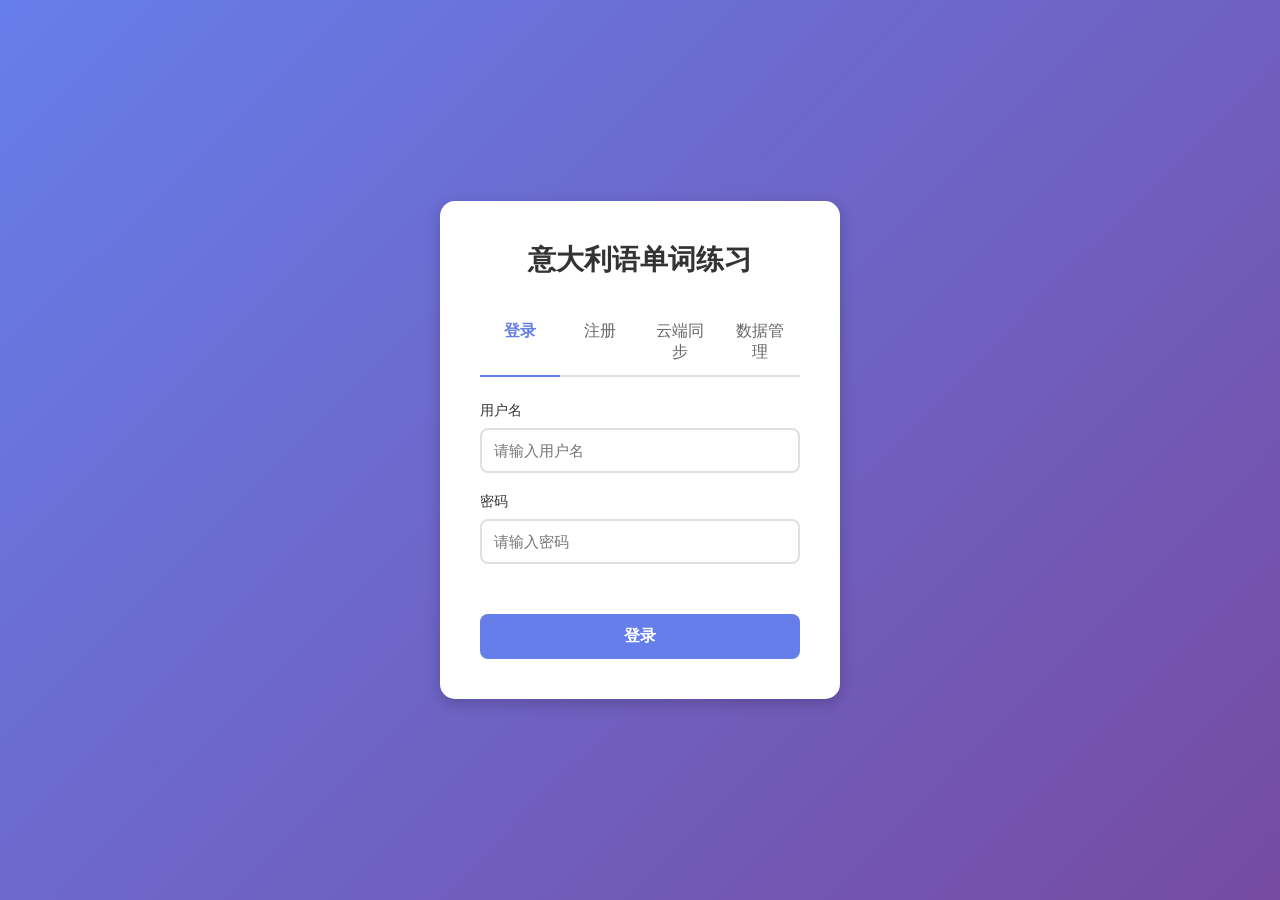
<file: index.html>
<!DOCTYPE html>
<html lang="zh-CN">
<head>
    <meta charset="UTF-8">
    <meta name="viewport" content="width=device-width, initial-scale=1.0">
    <title>登录/注册</title>
    <style>
        * {
            margin: 0;
            padding: 0;
            box-sizing: border-box;
        }

        body {
            font-family: 'Microsoft YaHei', Arial, sans-serif;
            background: linear-gradient(135deg, #667eea 0%, #764ba2 100%);
            min-height: 100vh;
            display: flex;
            justify-content: center;
            align-items: center;
            padding: 20px;
        }

        .login-container {
            background: white;
            border-radius: 15px;
            padding: 40px;
            box-shadow: 0 4px 15px rgba(0, 0, 0, 0.2);
            width: 100%;
            max-width: 400px;
        }

        .title {
            font-size: 28px;
            font-weight: bold;
            color: #333;
            text-align: center;
            margin-bottom: 30px;
        }

        .tabs {
            display: flex;
            margin-bottom: 25px;
            border-bottom: 2px solid #e0e0e0;
        }

        .tab {
            flex: 1;
            padding: 12px;
            text-align: center;
            cursor: pointer;
            font-size: 16px;
            color: #666;
            transition: all 0.3s ease;
            border-bottom: 2px solid transparent;
            margin-bottom: -2px;
        }

        .tab.active {
            color: #667eea;
            border-bottom-color: #667eea;
            font-weight: bold;
        }

        .form-group {
            margin-bottom: 20px;
        }

        .form-label {
            display: block;
            margin-bottom: 8px;
            color: #333;
            font-size: 14px;
            font-weight: 500;
        }

        .form-input {
            width: 100%;
            padding: 12px;
            border: 2px solid #e0e0e0;
            border-radius: 8px;
            font-size: 15px;
            transition: border-color 0.3s ease;
        }

        .form-input:focus {
            outline: none;
            border-color: #667eea;
        }

        .submit-button {
            width: 100%;
            padding: 12px;
            background: #667eea;
            color: white;
            border: none;
            border-radius: 8px;
            font-size: 16px;
            font-weight: bold;
            cursor: pointer;
            transition: all 0.3s ease;
            margin-top: 10px;
        }

        .submit-button:hover {
            background: #5568d3;
            transform: translateY(-2px);
        }

        .submit-button:disabled {
            background: #ccc;
            cursor: not-allowed;
            transform: none;
        }

        .error-message {
            color: #e74c3c;
            font-size: 13px;
            margin-top: 5px;
            min-height: 20px;
        }

        .success-message {
            color: #27ae60;
            font-size: 13px;
            margin-top: 5px;
            min-height: 20px;
        }

        .hidden {
            display: none;
        }
    </style>
</head>
<body>
    <div class="login-container">
        <div class="title">意大利语单词练习</div>
        
        <div class="tabs">
            <div class="tab active" id="loginTab" onclick="switchTab('login')">登录</div>
            <div class="tab" id="registerTab" onclick="switchTab('register')">注册</div>
            <div class="tab" id="cloudTab" onclick="switchTab('cloud')">云端同步</div>
            <div class="tab" id="dataTab" onclick="switchTab('data')">数据管理</div>
        </div>

        <!-- 登录表单 -->
        <div id="loginForm">
            <div class="form-group">
                <label class="form-label">用户名</label>
                <input type="text" class="form-input" id="loginUsername" placeholder="请输入用户名">
            </div>
            <div class="form-group">
                <label class="form-label">密码</label>
                <input type="password" class="form-input" id="loginPassword" placeholder="请输入密码">
            </div>
            <div class="error-message" id="loginError"></div>
            <button class="submit-button" onclick="handleLogin()">登录</button>
        </div>

        <!-- 注册表单 -->
        <div id="registerForm" class="hidden">
            <div class="form-group">
                <label class="form-label">用户名</label>
                <input type="text" class="form-input" id="registerUsername" placeholder="至少3个字符">
            </div>
            <div class="form-group">
                <label class="form-label">密码</label>
                <input type="password" class="form-input" id="registerPassword" placeholder="至少6个字符">
            </div>
            <div class="form-group">
                <label class="form-label">确认密码</label>
                <input type="password" class="form-input" id="registerPasswordConfirm" placeholder="请再次输入密码">
            </div>
            <div class="error-message" id="registerError"></div>
            <div class="success-message" id="registerSuccess"></div>
            <button class="submit-button" onclick="handleRegister()">注册</button>
        </div>

        <!-- 云端同步表单 -->
        <div id="cloudForm" class="hidden">
            <div style="background: #f0f7ff; padding: 15px; border-radius: 8px; margin-bottom: 20px; border-left: 4px solid #667eea;">
                <div style="font-size: 14px; color: #333; line-height: 1.6;">
                    <strong>什么是云端同步？</strong><br>
                    启用云端同步后，您的学习数据（账号信息、学习进度、错题本）将自动保存到GitHub云端，即使清理浏览器缓存也不会丢失数据，还可以在不同设备间同步。
                    <br><br>
                    <strong style="color: #27ae60;">✓ 只需点击一次按钮</strong> - 自动授权并启用云端同步，之后数据会自动同步，无需额外操作。
                </div>
            </div>

            <!-- 一键授权界面 -->
            <div id="oauthContainer">
                <button class="submit-button" onclick="handleOneClickAuth()" id="oneClickAuthBtn" style="background: #24292e; display: flex; align-items: center; justify-content: center; gap: 10px;">
                    <svg width="20" height="20" fill="white" viewBox="0 0 24 24"><path d="M12 0c-6.626 0-12 5.373-12 12 0 5.302 3.438 9.8 8.207 11.387.599.111.793-.261.793-.577v-2.234c-3.338.726-4.033-1.416-4.033-1.416-.546-1.387-1.333-1.756-1.333-1.756-1.089-.745.083-.729.083-.729 1.205.084 1.839 1.237 1.839 1.237 1.07 1.834 2.807 1.304 3.492.997.107-.775.418-1.305.762-1.604-2.665-.305-5.467-1.334-5.467-5.931 0-1.311.469-2.381 1.236-3.221-.124-.303-.535-1.524.117-3.176 0 0 1.008-.322 3.301 1.23.957-.266 1.983-.399 3.003-.404 1.02.005 2.047.138 3.006.404 2.291-1.552 3.297-1.23 3.297-1.23.653 1.653.242 2.874.118 3.176.77.84 1.235 1.911 1.235 3.221 0 4.609-2.807 5.624-5.479 5.921.43.372.823 1.102.823 2.222v3.293c0 .319.192.694.801.576 4.765-1.589 8.199-6.086 8.199-11.386 0-6.627-5.373-12-12-12z"/></svg>
                    <span>使用 GitHub 一键启用云端同步</span>
                </button>

                <!-- 设备授权流程界面 -->
                <div id="deviceAuthContainer" style="display: none; margin-top: 20px; padding: 20px; background: #f9f9f9; border-radius: 8px;">
                    <div style="text-align: center; margin-bottom: 15px;">
                        <div style="font-size: 18px; font-weight: bold; margin-bottom: 10px;">请完成以下步骤：</div>
                    </div>
                    <div style="background: white; padding: 15px; border-radius: 8px; margin-bottom: 15px; border: 2px solid #667eea;">
                        <div style="font-size: 16px; font-weight: bold; margin-bottom: 8px; color: #667eea;">步骤 1：访问授权页面</div>
                        <a id="authLink" href="#" target="_blank" style="color: #667eea; font-size: 14px; word-break: break-all;">点击这里打开GitHub授权页面</a>
                    </div>
                    <div style="background: white; padding: 15px; border-radius: 8px; margin-bottom: 15px; border: 2px solid #667eea;">
                        <div style="font-size: 16px; font-weight: bold; margin-bottom: 8px; color: #667eea;">步骤 2：输入授权代码</div>
                        <div style="font-size: 24px; font-weight: bold; letter-spacing: 5px; text-align: center; padding: 10px; background: #f0f0f0; border-radius: 5px; font-family: monospace;" id="userCodeDisplay"></div>
                        <div style="font-size: 12px; color: #666; margin-top: 5px; text-align: center;">在新打开的页面中输入上面的代码</div>
                    </div>
                    <div style="text-align: center; color: #666; font-size: 14px;">
                        <div id="authStatus">正在等待您完成授权...</div>
                        <div id="authProgress" style="margin-top: 10px; font-size: 12px; color: #999;"></div>
                    </div>
                </div>
            </div>

            <!-- 高级选项（手动输入Token） -->
            <div style="margin-top: 20px; padding-top: 20px; border-top: 1px solid #e0e0e0;">
                <div style="font-size: 12px; color: #666; margin-bottom: 10px; cursor: pointer;" onclick="toggleAdvancedOptions()">
                    <span id="advancedToggle">▶ 高级选项：手动输入Token</span>
                </div>
                <div id="advancedOptions" style="display: none;">
                    <div class="form-group">
                        <label class="form-label">GitHub Personal Access Token</label>
                        <input type="password" class="form-input" id="githubToken" placeholder="请输入GitHub Token">
                        <div style="font-size: 12px; color: #666; margin-top: 5px;">
                            如何获取Token？<a href="https://github.com/settings/tokens/new" target="_blank" style="color: #667eea;">点击这里创建</a>
                            <br>在创建Token时，请勾选 <code>gist</code> 权限
                        </div>
                    </div>
                    <button class="submit-button" onclick="handleEnableCloudSync()" id="enableCloudBtn" style="background: #6c757d;">使用Token启用</button>
                </div>
            </div>

            <div id="cloudStatus" style="margin-bottom: 15px; padding: 10px; border-radius: 8px; display: none;">
                <div id="cloudStatusText" style="font-size: 14px;"></div>
            </div>

            <div class="error-message" id="cloudError"></div>
            <div class="success-message" id="cloudSuccess"></div>

            <button class="submit-button" onclick="handleDisableCloudSync()" id="disableCloudBtn" style="background: #e74c3c; margin-top: 10px; display: none;">禁用云端同步</button>
            <button class="submit-button" onclick="handleSyncFromCloud()" id="syncFromCloudBtn" style="background: #27ae60; margin-top: 10px; display: none;">手动从云端同步</button>
            <div style="font-size: 12px; color: #666; margin-top: 8px; text-align: center; display: none;" id="autoSyncNote">
                提示：数据会自动同步，"手动从云端同步"仅用于强制获取云端最新数据
            </div>
        </div>

        <!-- 数据管理表单 -->
        <div id="dataForm" class="hidden">
            <div style="background: #f0f7ff; padding: 15px; border-radius: 8px; margin-bottom: 20px; border-left: 4px solid #667eea;">
                <div style="font-size: 14px; color: #333; line-height: 1.6;">
                    <strong>数据备份与恢复</strong><br>
                    您可以导出所有数据到本地文件，也可以从备份文件恢复数据。这样即使清理浏览器缓存，也可以恢复您的学习进度。
                </div>
            </div>

            <div class="form-group">
                <label class="form-label">导出数据</label>
                <div style="font-size: 14px; color: #666; margin-bottom: 10px;">
                    点击下方按钮，将您的所有数据（账号信息、学习进度、错题本）导出为JSON文件并下载到本地。
                </div>
                <button class="submit-button" onclick="handleExportData()" style="background: #27ae60;">
                    📥 导出数据到文件
                </button>
            </div>

            <div class="form-group" style="margin-top: 30px; padding-top: 20px; border-top: 1px solid #e0e0e0;">
                <label class="form-label">导入数据</label>
                <div style="font-size: 14px; color: #666; margin-bottom: 10px;">
                    选择之前导出的备份文件，恢复您的所有数据。
                </div>
                <input type="file" id="importFileInput" accept=".json" style="display: none;" onchange="handleImportData(event)">
                <button class="submit-button" onclick="document.getElementById('importFileInput').click()" style="background: #3498db;">
                    📤 从文件导入数据
                </button>
                <div style="font-size: 12px; color: #666; margin-top: 8px;">
                    注意：导入数据会合并现有数据，不会删除现有账号
                </div>
            </div>

            <div class="error-message" id="dataError"></div>
            <div class="success-message" id="dataSuccess"></div>
        </div>
    </div>

    <script src="js/user-manager.js"></script>
    <script src="js/supabase-storage-manager.js"></script>
    <script src="js/cloud-storage-manager.js"></script>
    <script src="js/data-file-manager.js"></script>
    <script>
        // 如果已登录，跳转到选择等级页
        if (userManager.isLoggedIn()) {
            window.location.href = 'levels.html';
        }

        // 切换标签
        function switchTab(tab) {
            const loginTab = document.getElementById('loginTab');
            const registerTab = document.getElementById('registerTab');
            const cloudTab = document.getElementById('cloudTab');
            const dataTab = document.getElementById('dataTab');
            const loginForm = document.getElementById('loginForm');
            const registerForm = document.getElementById('registerForm');
            const cloudForm = document.getElementById('cloudForm');
            const dataForm = document.getElementById('dataForm');
            const loginError = document.getElementById('loginError');
            const registerError = document.getElementById('registerError');
            const registerSuccess = document.getElementById('registerSuccess');
            const cloudError = document.getElementById('cloudError');
            const cloudSuccess = document.getElementById('cloudSuccess');
            const dataError = document.getElementById('dataError');
            const dataSuccess = document.getElementById('dataSuccess');

            // 清空错误信息
            loginError.textContent = '';
            registerError.textContent = '';
            registerSuccess.textContent = '';
            cloudError.textContent = '';
            cloudSuccess.textContent = '';
            dataError.textContent = '';
            dataSuccess.textContent = '';

            // 重置所有标签和表单
            loginTab.classList.remove('active');
            registerTab.classList.remove('active');
            cloudTab.classList.remove('active');
            dataTab.classList.remove('active');
            loginForm.classList.add('hidden');
            registerForm.classList.add('hidden');
            cloudForm.classList.add('hidden');
            dataForm.classList.add('hidden');

            if (tab === 'login') {
                loginTab.classList.add('active');
                loginForm.classList.remove('hidden');
            } else if (tab === 'register') {
                registerTab.classList.add('active');
                registerForm.classList.remove('hidden');
            } else if (tab === 'cloud') {
                cloudTab.classList.add('active');
                cloudForm.classList.remove('hidden');
                updateCloudSyncUI();
            } else if (tab === 'data') {
                dataTab.classList.add('active');
                dataForm.classList.remove('hidden');
            }
        }

        // 更新云端同步UI
        function updateCloudSyncUI() {
            const isEnabled = typeof cloudStorageManager !== 'undefined' && cloudStorageManager.isCloudSyncEnabled();
            const tokenInput = document.getElementById('githubToken');
            const enableBtn = document.getElementById('enableCloudBtn');
            const disableBtn = document.getElementById('disableCloudBtn');
            const syncFromCloudBtn = document.getElementById('syncFromCloudBtn');
            const oneClickBtn = document.getElementById('oneClickAuthBtn');
            const oauthContainer = document.getElementById('oauthContainer');
            const deviceAuthContainer = document.getElementById('deviceAuthContainer');
            const cloudStatus = document.getElementById('cloudStatus');
            const cloudStatusText = document.getElementById('cloudStatusText');

            if (isEnabled) {
                tokenInput.value = '';
                tokenInput.disabled = true;
                enableBtn.style.display = 'none';
                oneClickBtn.style.display = 'none';
                deviceAuthContainer.style.display = 'none';
                disableBtn.style.display = 'block';
                syncFromCloudBtn.style.display = 'block';
                document.getElementById('autoSyncNote').style.display = 'block';
                cloudStatus.style.display = 'block';
                cloudStatus.style.background = '#d4edda';
                cloudStatus.style.border = '1px solid #c3e6cb';
                cloudStatusText.innerHTML = '✓ 云端同步已启用<br><small>您的数据会自动同步到GitHub云端，无需手动操作</small>';
            } else {
                tokenInput.value = '';
                tokenInput.disabled = false;
                enableBtn.style.display = 'block';
                oneClickBtn.style.display = 'block';
                oneClickBtn.disabled = false;
                deviceAuthContainer.style.display = 'none';
                disableBtn.style.display = 'none';
                syncFromCloudBtn.style.display = 'none';
                document.getElementById('autoSyncNote').style.display = 'none';
                cloudStatus.style.display = 'none';
            }
        }

        // 处理登录
        async function handleLogin() {
            const username = document.getElementById('loginUsername').value.trim();
            const password = document.getElementById('loginPassword').value;
            const errorDiv = document.getElementById('loginError');

            errorDiv.textContent = '';

            if (!username || !password) {
                errorDiv.textContent = '请输入用户名和密码';
                return;
            }

            if (typeof supabaseStorageManager !== 'undefined' && supabaseStorageManager.isConfigured()) {
                try {
                    console.log('📥 登录前先从云端恢复数据（支持跨设备登录）...');
                    const restoreResult = await supabaseStorageManager.restoreAllDataFromCloud();
                    if (restoreResult.success) {
                        console.log('✅ 云端数据恢复成功，现在可以验证登录');
                    } else {
                        console.warn('⚠️ 云端数据恢复失败（可能云端没有数据）:', restoreResult.message);
                    }
                } catch (error) {
                    console.warn('⚠️ 从云端恢复数据时出错:', error);
                }
            }
            
            if (typeof cloudStorageManager !== 'undefined' && cloudStorageManager.isCloudSyncEnabled()) {
                try {
                    await cloudStorageManager.syncFromCloud();
                } catch (error) {
                    console.warn('⚠️ GitHub云端同步失败:', error);
                }
            }
            
            const result = await userManager.login(username, password);
            if (result.success) {
                if (typeof supabaseStorageManager !== 'undefined' && supabaseStorageManager.isConfigured()) {
                    try {
                        await supabaseStorageManager.syncAllDataToCloud();
                    } catch (error) {
                        console.warn('⚠️ 登录后同步到云端失败:', error);
                    }
                }
                window.location.href = 'levels.html';
            } else {
                errorDiv.textContent = result.message;
            }
        }

        // 处理注册
        async function handleRegister() {
            const username = document.getElementById('registerUsername').value.trim();
            const password = document.getElementById('registerPassword').value;
            const passwordConfirm = document.getElementById('registerPasswordConfirm').value;
            const errorDiv = document.getElementById('registerError');
            const successDiv = document.getElementById('registerSuccess');

            errorDiv.textContent = '';
            successDiv.textContent = '';

            if (password !== passwordConfirm) {
                errorDiv.textContent = '两次输入的密码不一致';
                return;
            }

            const result = await userManager.register(username, password);
            if (result.success) {
                successDiv.textContent = result.message;
                setTimeout(() => {
                    window.location.href = 'levels.html';
                }, 1000);
            } else {
                errorDiv.textContent = result.message;
            }
        }

        // 一键授权（使用Device Flow）
        async function handleOneClickAuth() {
            const errorDiv = document.getElementById('cloudError');
            const successDiv = document.getElementById('cloudSuccess');
            const oneClickBtn = document.getElementById('oneClickAuthBtn');
            const oauthContainer = document.getElementById('oauthContainer');
            const deviceAuthContainer = document.getElementById('deviceAuthContainer');

            errorDiv.textContent = '';
            successDiv.textContent = '';
            
            oneClickBtn.disabled = true;
            oneClickBtn.textContent = '正在启动授权...';

            try {
                const deviceFlowResult = await cloudStorageManager.startDeviceFlow();
                
                if (!deviceFlowResult.success) {
                    errorDiv.textContent = deviceFlowResult.message || '启动授权失败';
                    oneClickBtn.disabled = false;
                    oneClickBtn.innerHTML = '<svg width="20" height="20" fill="white" viewBox="0 0 24 24"><path d="M12 0c-6.626 0-12 5.373-12 12 0 5.302 3.438 9.8 8.207 11.387.599.111.793-.261.793-.577v-2.234c-3.338.726-4.033-1.416-4.033-1.416-.546-1.387-1.333-1.756-1.333-1.756-1.089-.745.083-.729.083-.729 1.205.084 1.839 1.237 1.839 1.237 1.07 1.834 2.807 1.304 3.492.997.107-.775.418-1.305.762-1.604-2.665-.305-5.467-1.334-5.467-5.931 0-1.311.469-2.381 1.236-3.221-.124-.303-.535-1.524.117-3.176 0 0 1.008-.322 3.301 1.23.957-.266 1.983-.399 3.003-.404 1.02.005 2.047.138 3.006.404 2.291-1.552 3.297-1.23 3.297-1.23.653 1.653.242 2.874.118 3.176.77.84 1.235 1.911 1.235 3.221 0 4.609-2.807 5.624-5.479 5.921.43.372.823 1.102.823 2.222v3.293c0 .319.192.694.801.576 4.765-1.589 8.199-6.086 8.199-11.386 0-6.627-5.373-12-12-12z"/></svg><span>使用 GitHub 一键启用云端同步</span>';
                    return;
                }

                const authLink = document.getElementById('authLink');
                const userCodeDisplay = document.getElementById('userCodeDisplay');
                const authStatus = document.getElementById('authStatus');
                const authProgress = document.getElementById('authProgress');

                authLink.href = deviceFlowResult.verificationUri;
                userCodeDisplay.textContent = deviceFlowResult.userCode;
                
                window.open(deviceFlowResult.verificationUri, '_blank');
                
                oneClickBtn.style.display = 'none';
                deviceAuthContainer.style.display = 'block';
                
                authStatus.textContent = '正在等待您完成授权...';
                authProgress.textContent = '请在打开的页面中输入上面的代码，然后点击"Authorize"按钮';

                const tokenResult = await cloudStorageManager.pollForToken(
                    deviceFlowResult.deviceCode, 
                    deviceFlowResult.interval
                );

                if (tokenResult.success) {
                    cloudStorageManager.setGithubToken(tokenResult.token);
                    const syncResult = await cloudStorageManager.syncToCloud();
                    
                    if (syncResult.success) {
                        successDiv.textContent = '✓ 云端同步已启用！您的数据将自动同步到云端，无需额外操作。';
                        updateCloudSyncUI();
                        deviceAuthContainer.style.display = 'none';
                        oneClickBtn.style.display = 'none';
                    } else {
                        errorDiv.textContent = syncResult.message || '启用云端同步失败';
                        cloudStorageManager.setGithubToken(null);
                        deviceAuthContainer.style.display = 'none';
                        oneClickBtn.style.display = 'block';
                        oneClickBtn.disabled = false;
                        oneClickBtn.innerHTML = '<svg width="20" height="20" fill="white" viewBox="0 0 24 24"><path d="M12 0c-6.626 0-12 5.373-12 12 0 5.302 3.438 9.8 8.207 11.387.599.111.793-.261.793-.577v-2.234c-3.338.726-4.033-1.416-4.033-1.416-.546-1.387-1.333-1.756-1.333-1.756-1.089-.745.083-.729.083-.729 1.205.084 1.839 1.237 1.839 1.237 1.07 1.834 2.807 1.304 3.492.997.107-.775.418-1.305.762-1.604-2.665-.305-5.467-1.334-5.467-5.931 0-1.311.469-2.381 1.236-3.221-.124-.303-.535-1.524.117-3.176 0 0 1.008-.322 3.301 1.23.957-.266 1.983-.399 3.003-.404 1.02.005 2.047.138 3.006.404 2.291-1.552 3.297-1.23 3.297-1.23.653 1.653.242 2.874.118 3.176.77.84 1.235 1.911 1.235 3.221 0 4.609-2.807 5.624-5.479 5.921.43.372.823 1.102.823 2.222v3.293c0 .319.192.694.801.576 4.765-1.589 8.199-6.086 8.199-11.386 0-6.627-5.373-12-12-12z"/></svg><span>使用 GitHub 一键启用云端同步</span>';
                    }
                } else {
                    errorDiv.textContent = tokenResult.message || '授权失败，请重试';
                    deviceAuthContainer.style.display = 'none';
                    oneClickBtn.style.display = 'block';
                    oneClickBtn.disabled = false;
                    oneClickBtn.innerHTML = '<svg width="20" height="20" fill="white" viewBox="0 0 24 24"><path d="M12 0c-6.626 0-12 5.373-12 12 0 5.302 3.438 9.8 8.207 11.387.599.111.793-.261.793-.577v-2.234c-3.338.726-4.033-1.416-4.033-1.416-.546-1.387-1.333-1.756-1.333-1.756-1.089-.745.083-.729.083-.729 1.205.084 1.839 1.237 1.839 1.237 1.07 1.834 2.807 1.304 3.492.997.107-.775.418-1.305.762-1.604-2.665-.305-5.467-1.334-5.467-5.931 0-1.311.469-2.381 1.236-3.221-.124-.303-.535-1.524.117-3.176 0 0 1.008-.322 3.301 1.23.957-.266 1.983-.399 3.003-.404 1.02.005 2.047.138 3.006.404 2.291-1.552 3.297-1.23 3.297-1.23.653 1.653.242 2.874.118 3.176.77.84 1.235 1.911 1.235 3.221 0 4.609-2.807 5.624-5.479 5.921.43.372.823 1.102.823 2.222v3.293c0 .319.192.694.801.576 4.765-1.589 8.199-6.086 8.199-11.386 0-6.627-5.373-12-12-12z"/></svg><span>使用 GitHub 一键启用云端同步</span>';
                }
            } catch (error) {
                errorDiv.textContent = '操作失败: ' + error.message;
                deviceAuthContainer.style.display = 'none';
                oneClickBtn.style.display = 'block';
                oneClickBtn.disabled = false;
                oneClickBtn.innerHTML = '<svg width="20" height="20" fill="white" viewBox="0 0 24 24"><path d="M12 0c-6.626 0-12 5.373-12 12 0 5.302 3.438 9.8 8.207 11.387.599.111.793-.261.793-.577v-2.234c-3.338.726-4.033-1.416-4.033-1.416-.546-1.387-1.333-1.756-1.333-1.756-1.089-.745.083-.729.083-.729 1.205.084 1.839 1.237 1.839 1.237 1.07 1.834 2.807 1.304 3.492.997.107-.775.418-1.305.762-1.604-2.665-.305-5.467-1.334-5.467-5.931 0-1.311.469-2.381 1.236-3.221-.124-.303-.535-1.524.117-3.176 0 0 1.008-.322 3.301 1.23.957-.266 1.983-.399 3.003-.404 1.02.005 2.047.138 3.006.404 2.291-1.552 3.297-1.23 3.297-1.23.653 1.653.242 2.874.118 3.176.77.84 1.235 1.911 1.235 3.221 0 4.609-2.807 5.624-5.479 5.921.43.372.823 1.102.823 2.222v3.293c0 .319.192.694.801.576 4.765-1.589 8.199-6.086 8.199-11.386 0-6.627-5.373-12-12-12z"/></svg><span>使用 GitHub 一键启用云端同步</span>';
            }
        }

        function toggleAdvancedOptions() {
            const advancedOptions = document.getElementById('advancedOptions');
            const advancedToggle = document.getElementById('advancedToggle');
            if (advancedOptions.style.display === 'none') {
                advancedOptions.style.display = 'block';
                advancedToggle.textContent = '▼ 高级选项：手动输入Token';
            } else {
                advancedOptions.style.display = 'none';
                advancedToggle.textContent = '▶ 高级选项：手动输入Token';
            }
        }

        async function handleEnableCloudSync() {
            const token = document.getElementById('githubToken').value.trim();
            const errorDiv = document.getElementById('cloudError');
            const successDiv = document.getElementById('cloudSuccess');

            errorDiv.textContent = '';
            successDiv.textContent = '';

            if (!token) {
                errorDiv.textContent = '请输入GitHub Token';
                return;
            }

            try {
                cloudStorageManager.setGithubToken(token);
                const result = await cloudStorageManager.syncToCloud();
                
                if (result.success) {
                    successDiv.textContent = '云端同步已启用！您的数据将自动同步到云端，无需额外操作。';
                    updateCloudSyncUI();
                } else {
                    errorDiv.textContent = result.message || '启用云端同步失败';
                    cloudStorageManager.setGithubToken(null);
                }
            } catch (error) {
                errorDiv.textContent = '操作失败: ' + error.message;
                cloudStorageManager.setGithubToken(null);
            }
        }

        function handleDisableCloudSync() {
            if (confirm('确定要禁用云端同步吗？禁用后数据将只保存在本地浏览器中。')) {
                cloudStorageManager.clearCloudSync();
                updateCloudSyncUI();
                document.getElementById('cloudSuccess').textContent = '云端同步已禁用';
            }
        }

        async function handleSyncFromCloud() {
            const errorDiv = document.getElementById('cloudError');
            const successDiv = document.getElementById('cloudSuccess');

            errorDiv.textContent = '';
            successDiv.textContent = '正在同步...';

            try {
                const result = await cloudStorageManager.syncFromCloud();
                
                if (result.success) {
                    successDiv.textContent = '云端同步成功！';
                    setTimeout(() => {
                        window.location.reload();
                    }, 1500);
                } else {
                    errorDiv.textContent = result.message || '云端同步失败';
                    successDiv.textContent = '';
                }
            } catch (error) {
                errorDiv.textContent = '同步失败: ' + error.message;
                successDiv.textContent = '';
            }
        }

        function handleExportData() {
            const errorDiv = document.getElementById('dataError');
            const successDiv = document.getElementById('dataSuccess');

            errorDiv.textContent = '';
            successDiv.textContent = '';

            try {
                const result = dataFileManager.exportAllData();
                
                if (result.success) {
                    successDiv.textContent = '数据导出成功！文件已下载到您的设备。';
                } else {
                    errorDiv.textContent = result.message || '导出失败';
                }
            } catch (error) {
                errorDiv.textContent = '导出失败: ' + error.message;
            }
        }

        async function handleImportData(event) {
            const file = event.target.files[0];
            const errorDiv = document.getElementById('dataError');
            const successDiv = document.getElementById('dataSuccess');

            errorDiv.textContent = '';
            successDiv.textContent = '';

            if (!file) return;

            if (!file.name.endsWith('.json')) {
                errorDiv.textContent = '请选择JSON格式的备份文件';
                return;
            }

            successDiv.textContent = '正在导入数据...';

            try {
                const result = await dataFileManager.importData(file);
                
                if (result.success) {
                    successDiv.textContent = '数据导入成功！页面将在2秒后刷新...';
                    setTimeout(() => {
                        window.location.reload();
                    }, 2000);
                } else {
                    errorDiv.textContent = result.message || '导入失败';
                    successDiv.textContent = '';
                }
            } catch (error) {
                errorDiv.textContent = '导入失败: ' + error.message;
                successDiv.textContent = '';
            }

            event.target.value = '';
        }

        document.getElementById('loginUsername').addEventListener('keypress', (e) => {
            if (e.key === 'Enter') {
                document.getElementById('loginPassword').focus();
            }
        });

        document.getElementById('loginPassword').addEventListener('keypress', (e) => {
            if (e.key === 'Enter') {
                handleLogin();
            }
        });

        document.getElementById('registerUsername').addEventListener('keypress', (e) => {
            if (e.key === 'Enter') {
                document.getElementById('registerPassword').focus();
            }
        });

        document.getElementById('registerPassword').addEventListener('keypress', (e) => {
            if (e.key === 'Enter') {
                document.getElementById('registerPasswordConfirm').focus();
            }
        });

        document.getElementById('registerPasswordConfirm').addEventListener('keypress', (e) => {
            if (e.key === 'Enter') {
                handleRegister();
            }
        });
    </script>
</body>
</html>
</file>
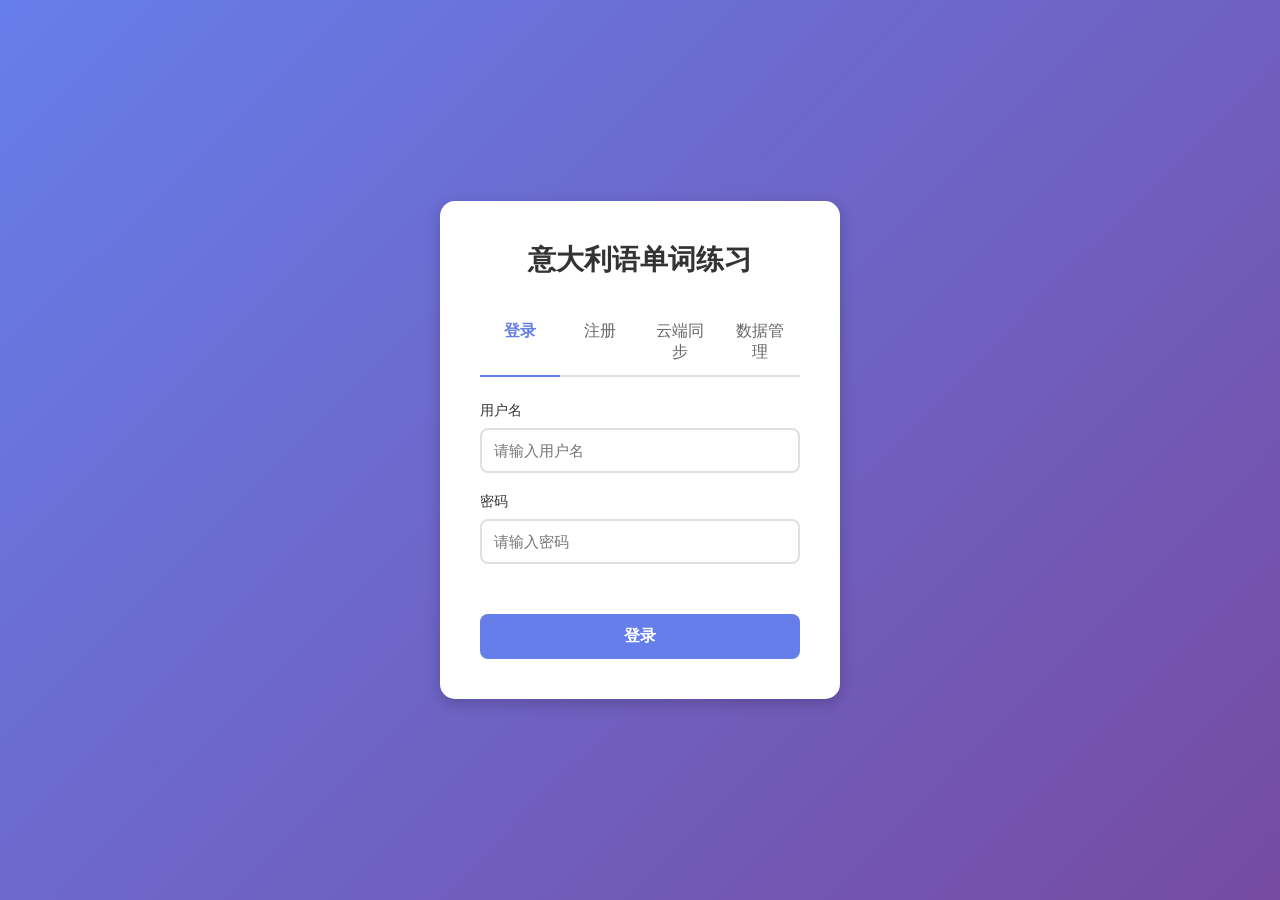
<file: a1.html>
<!DOCTYPE html>
<html lang="zh-CN">
<head>
    <meta charset="UTF-8">
    <meta name="viewport" content="width=device-width, initial-scale=1.0">
    <title>A1词汇练习</title>
    <style>
        * {
            margin: 0;
            padding: 0;
            box-sizing: border-box;
        }

        body {
            font-family: 'Microsoft YaHei', Arial, sans-serif;
            background: linear-gradient(135deg, #667eea 0%, #764ba2 100%);
            min-height: 100vh;
            padding: 20px;
        }

        .header {
            margin-bottom: 30px;
            display: flex;
            justify-content: space-between;
            align-items: center;
        }

        .header-left {
            display: flex;
            align-items: center;
            gap: 15px;
        }

        .back-button {
            background: white;
            border: none;
            border-radius: 8px;
            padding: 10px 20px;
            font-size: 16px;
            color: #667eea;
            cursor: pointer;
            transition: all 0.3s ease;
            box-shadow: 0 2px 8px rgba(0, 0, 0, 0.15);
        }

        .back-button:hover {
            background: #f0f0f0;
            transform: translateY(-2px);
            box-shadow: 0 4px 12px rgba(0, 0, 0, 0.2);
        }

        .main-container {
            display: flex;
            gap: 30px;
            max-width: 1200px;
            margin: 0 auto;
        }

        .left-panel {
            flex: 1;
            background: white;
            border-radius: 15px;
            padding: 30px;
            box-shadow: 0 4px 15px rgba(0, 0, 0, 0.2);
        }

        .left-title {
            font-size: 28px;
            font-weight: bold;
            color: #333;
            margin-bottom: 30px;
        }

        .progress-container {
            display: flex;
            justify-content: center;
            margin-bottom: 30px;
        }

        .progress-ring {
            position: relative;
            width: 200px;
            height: 200px;
        }

        .progress-ring svg {
            transform: rotate(-90deg);
        }

        .progress-ring circle {
            fill: none;
            stroke-width: 12;
        }

        .progress-ring .background-circle {
            stroke: #e0e0e0;
        }

        .progress-ring .progress-circle {
            stroke: #667eea;
            stroke-linecap: round;
            transition: stroke-dashoffset 0.3s ease;
        }

        .progress-text {
            position: absolute;
            top: 50%;
            left: 50%;
            transform: translate(-50%, -50%);
            text-align: center;
            font-size: 18px;
            color: #333;
        }

        .progress-percentage {
            font-size: 24px;
            font-weight: bold;
            color: #667eea;
        }

        .button-group {
            display: flex;
            flex-direction: column;
            gap: 15px;
        }

        .menu-button {
            background: #667eea;
            border: none;
            border-radius: 10px;
            padding: 15px 20px;
            font-size: 18px;
            color: white;
            cursor: pointer;
            transition: all 0.3s ease;
            box-shadow: 0 2px 8px rgba(0, 0, 0, 0.15);
        }

        .menu-button:hover {
            background: #5568d3;
            transform: translateY(-2px);
            box-shadow: 0 4px 12px rgba(0, 0, 0, 0.2);
        }

        .right-panel {
            flex: 1;
            background: white;
            border-radius: 15px;
            padding: 30px;
            box-shadow: 0 4px 15px rgba(0, 0, 0, 0.2);
        }

        .mode-tabs {
            display: flex;
            gap: 0;
            margin-bottom: 25px;
            border-bottom: 2px solid #e0e0e0;
        }

        .mode-tab {
            flex: 1;
            padding: 12px 16px;
            font-size: 16px;
            font-weight: 500;
            color: #666;
            background: none;
            border: none;
            border-bottom: 3px solid transparent;
            margin-bottom: -2px;
            cursor: pointer;
            transition: color 0.2s, border-color 0.2s;
        }

        .mode-tab:hover {
            color: #667eea;
        }

        .mode-tab.active {
            color: #667eea;
            border-bottom-color: #667eea;
        }

        .control-group {
            margin-bottom: 25px;
        }

        .control-label {
            font-size: 18px;
            color: #333;
            margin-bottom: 10px;
            display: block;
        }

        .select-box {
            width: 100%;
            padding: 12px 15px;
            font-size: 16px;
            border: 2px solid #e0e0e0;
            border-radius: 8px;
            background: white;
            color: #333;
            cursor: pointer;
            transition: border-color 0.3s ease;
        }

        .select-box:hover {
            border-color: #667eea;
        }

        .select-box:focus {
            outline: none;
            border-color: #667eea;
        }

        .start-button {
            width: 100%;
            background: #667eea;
            border: none;
            border-radius: 10px;
            padding: 18px;
            font-size: 20px;
            font-weight: bold;
            color: white;
            cursor: pointer;
            transition: all 0.3s ease;
            box-shadow: 0 4px 12px rgba(0, 0, 0, 0.2);
            margin-top: 20px;
        }

        .start-button:hover {
            background: #5568d3;
            transform: translateY(-2px);
            box-shadow: 0 6px 16px rgba(0, 0, 0, 0.3);
        }

        .start-button:active {
            transform: translateY(0);
        }

        @media (max-width: 768px) {
            .main-container {
                flex-direction: column;
            }
        }
    </style>
</head>
<body>
    <div class="header">
        <div class="header-left">
            <button class="back-button" onclick="window.location.href='levels.html'">← 返回</button>
        </div>
        <div class="user-info">
            <span class="username" id="usernameDisplay"></span>
            <button class="logout-button" onclick="handleLogout()">登出</button>
        </div>
    </div>

    <div class="main-container">
        <div class="left-panel">
            <div class="left-title">A1词汇练习</div>
            
            <div class="progress-container">
                <div class="progress-ring">
                    <svg width="200" height="200">
                        <circle class="background-circle" cx="100" cy="100" r="85"></circle>
                        <circle class="progress-circle" cx="100" cy="100" r="85" 
                                stroke-dasharray="534" 
                                stroke-dashoffset="534"></circle>
                    </svg>
                    <div class="progress-text">
                        <div>已完成：</div>
                        <div class="progress-percentage">0%</div>
                    </div>
                </div>
            </div>

            <div class="progress-stats" style="text-align: center; margin-bottom: 30px; font-size: 18px; color: #333;">
                <span id="progressStats">0/0</span>
            </div>

            <div class="button-group">
                <button class="menu-button" onclick="window.location.href='all-words.html?level=A1'">全部单词</button>
                <button class="menu-button" onclick="window.location.href='wrong-words.html?level=A1'">错题本</button>
            </div>
        </div>

        <div class="right-panel">
            <div class="mode-tabs">
                <button type="button" class="mode-tab active" data-mode="test">单词测验</button>
                <button type="button" class="mode-tab" data-mode="dictation">单词默写</button>
            </div>
            <div class="control-group">
                <label class="control-label">顺序：</label>
                <select class="select-box" id="orderSelect">
                    <option value="sequential">顺序</option>
                    <option value="random">乱序</option>
                </select>
            </div>

            <div class="control-group">
                <label class="control-label">数量：</label>
                <select class="select-box" id="countSelect">
                    <option value="10">10</option>
                    <option value="30">30</option>
                    <option value="50">50</option>
                    <option value="80">80</option>
                    <option value="100" selected>100</option>
                    <option value="150">150</option>
                    <option value="200">200</option>
                </select>
            </div>

            <div class="control-group">
                <label class="control-label">词性：</label>
                <select class="select-box" id="posSelect">
                    <option value="all">全部</option>
                    <option value="loading" disabled>加载中...</option>
                </select>
            </div>

            <button class="start-button" id="startButton">开始</button>
        </div>
    </div>

    <script src="js/vocabulary-data.js"></script>
    <script src="js/storage-manager.js"></script>
    <script>
        const currentLevel = 'A1';
        
        // 更新进度圆环
        function updateProgress(percentage) {
            const circle = document.querySelector('.progress-circle');
            const text = document.querySelector('.progress-percentage');
            const circumference = 2 * Math.PI * 85; // r = 85
            const offset = circumference - (percentage / 100) * circumference;
            
            circle.style.strokeDashoffset = offset;
            text.textContent = Math.round(percentage) + '%';
        }

        // 更新统计信息
        function updateStats() {
            const stats = storageManager.getProgressStats(currentLevel);
            const total = vocabularyData.getWordCountByLevel(currentLevel);
            const completed = stats.completed;
            
            // 更新数字显示
            document.getElementById('progressStats').textContent = `${completed}/${total}`;
            
            // 更新圆环百分比
            const percentage = total > 0 ? (completed / total) * 100 : 0;
            updateProgress(percentage);
        }

        // 加载词性下拉框
        async function loadPosOptions() {
            try {
                console.log('开始加载词汇数据...');
                const success = await vocabularyData.loadData();
                if (success) {
                    const posList = vocabularyData.getPosByLevel(currentLevel);
                    const posSelect = document.getElementById('posSelect');
                    
                    console.log(`${currentLevel} 等级词性列表:`, posList);
                    console.log(`找到 ${posList.length} 个词性`);
                    
                    // 清空现有选项（保留"全部"）
                    posSelect.innerHTML = '<option value="all">全部</option>';
                    
                    // 添加词性选项（显示中英文对照）
                    if (posList.length > 0) {
                        posList.forEach(pos => {
                            const option = document.createElement('option');
                            option.value = pos;
                            const translation = vocabularyData.getPosTranslation(pos);
                            option.textContent = translation !== pos ? `${pos} (${translation})` : pos;
                            posSelect.appendChild(option);
                        });
                        console.log('词性下拉框已填充');
                    } else {
                        console.warn('未找到词性数据');
                        // 添加一个提示选项
                        const option = document.createElement('option');
                        option.value = '';
                        option.textContent = '暂无数据';
                        option.disabled = true;
                        posSelect.appendChild(option);
                    }
                    
                    // 数据加载成功后更新统计
                    updateStats();
                } else {
                    console.error('无法加载词汇数据');
                    const posSelect = document.getElementById('posSelect');
                    const option = document.createElement('option');
                    option.value = '';
                    option.textContent = '数据加载失败（请使用本地服务器打开）';
                    option.disabled = true;
                    posSelect.appendChild(option);
                }
            } catch (error) {
                console.error('加载词性选项时出错:', error);
                const posSelect = document.getElementById('posSelect');
                const option = document.createElement('option');
                option.value = '';
                option.textContent = '加载出错: ' + error.message;
                option.disabled = true;
                posSelect.appendChild(option);
            }
        }

        // 获取当前选中的模式
        function getActiveMode() {
            const active = document.querySelector('.mode-tab.active');
            return active ? active.getAttribute('data-mode') : 'test';
        }

        // 开始测试
        function startTest() {
            const order = document.getElementById('orderSelect').value;
            const count = document.getElementById('countSelect').value;
            const pos = document.getElementById('posSelect').value;
            
            const completedWords = storageManager.getCompletedWords(currentLevel);
            const words = vocabularyData.getWordsByLevel(currentLevel, {
                order: order,
                count: count,
                pos: pos,
                excludeCompleted: true,
                completedWords: completedWords
            });
            
            if (words.length === 0) {
                alert('没有可测试的单词！所有符合条件的单词都已完成。');
                return;
            }
            
            const params = new URLSearchParams({
                level: currentLevel,
                order: order,
                count: count,
                pos: pos || 'all'
            });
            
            window.location.href = `test.html?${params.toString()}`;
        }

        // 开始默写
        function startDictation() {
            const order = document.getElementById('orderSelect').value;
            const count = document.getElementById('countSelect').value;
            const pos = document.getElementById('posSelect').value;
            
            const words = vocabularyData.getWordsByLevel(currentLevel, {
                order: order,
                count: count,
                pos: pos || 'all'
            });
            
            if (words.length === 0) {
                alert('没有可默写的单词！请调整筛选条件。');
                return;
            }
            
            const params = new URLSearchParams({
                level: currentLevel,
                order: order,
                count: count,
                pos: pos || 'all'
            });
            
            window.location.href = `dictation.html?${params.toString()}`;
        }

        // 模式 tab 切换
        document.querySelectorAll('.mode-tab').forEach(function (tab) {
            tab.addEventListener('click', function () {
                document.querySelectorAll('.mode-tab').forEach(function (t) { t.classList.remove('active'); });
                this.classList.add('active');
            });
        });

        // 初始化
        updateProgress(0);
        
        // 绑定开始按钮：根据当前 tab 进入测验或默写
        document.getElementById('startButton').addEventListener('click', function () {
            if (getActiveMode() === 'dictation') {
                startDictation();
            } else {
                startTest();
            }
        });
        
        // 页面加载完成后加载词性选项
        if (document.readyState === 'loading') {
            document.addEventListener('DOMContentLoaded', loadPosOptions);
        } else {
            loadPosOptions();
        }
    </script>
    <script src="js/user-manager.js"></script>
    <script>
        // 检查登录状态
        if (!userManager.isLoggedIn()) {
            window.location.href = 'login.html';
        } else {
            // 显示用户名
            const username = userManager.getCurrentUser();
            document.getElementById('usernameDisplay').textContent = `用户：${username}`;
        }

        // 登出功能
        function handleLogout() {
            if (confirm('确定要登出吗？')) {
                userManager.logout();
                window.location.href = 'login.html';
            }
        }
    </script>
</body>
</html>
</file>
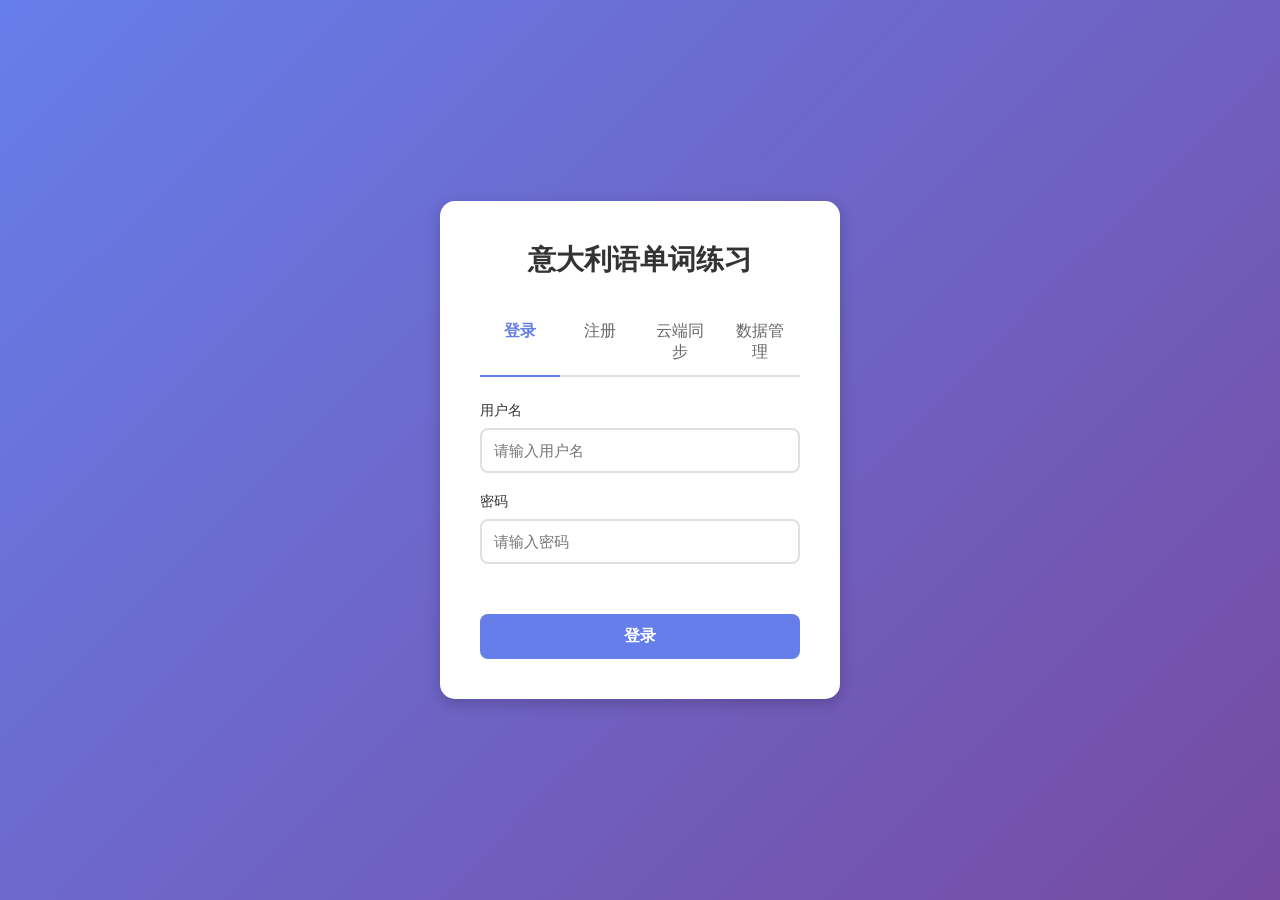
<file: a2.html>
<!DOCTYPE html>
<html lang="zh-CN">
<head>
    <meta charset="UTF-8">
    <meta name="viewport" content="width=device-width, initial-scale=1.0">
    <title>A2词汇练习</title>
    <style>
        * {
            margin: 0;
            padding: 0;
            box-sizing: border-box;
        }

        body {
            font-family: 'Microsoft YaHei', Arial, sans-serif;
            background: linear-gradient(135deg, #667eea 0%, #764ba2 100%);
            min-height: 100vh;
            padding: 20px;
        }

        .header {
            margin-bottom: 30px;
            display: flex;
            justify-content: space-between;
            align-items: center;
        }

        .header-left {
            display: flex;
            align-items: center;
            gap: 15px;
        }

        .back-button {
            background: white;
            border: none;
            border-radius: 8px;
            padding: 10px 20px;
            font-size: 16px;
            color: #667eea;
            cursor: pointer;
            transition: all 0.3s ease;
            box-shadow: 0 2px 8px rgba(0, 0, 0, 0.15);
        }

        .back-button:hover {
            background: #f0f0f0;
            transform: translateY(-2px);
            box-shadow: 0 4px 12px rgba(0, 0, 0, 0.2);
        }

        .main-container {
            display: flex;
            gap: 30px;
            max-width: 1200px;
            margin: 0 auto;
        }

        .left-panel {
            flex: 1;
            background: white;
            border-radius: 15px;
            padding: 30px;
            box-shadow: 0 4px 15px rgba(0, 0, 0, 0.2);
        }

        .left-title {
            font-size: 28px;
            font-weight: bold;
            color: #333;
            margin-bottom: 30px;
        }

        .progress-container {
            display: flex;
            justify-content: center;
            margin-bottom: 30px;
        }

        .progress-ring {
            position: relative;
            width: 200px;
            height: 200px;
        }

        .progress-ring svg {
            transform: rotate(-90deg);
        }

        .progress-ring circle {
            fill: none;
            stroke-width: 12;
        }

        .progress-ring .background-circle {
            stroke: #e0e0e0;
        }

        .progress-ring .progress-circle {
            stroke: #667eea;
            stroke-linecap: round;
            transition: stroke-dashoffset 0.3s ease;
        }

        .progress-text {
            position: absolute;
            top: 50%;
            left: 50%;
            transform: translate(-50%, -50%);
            text-align: center;
            font-size: 18px;
            color: #333;
        }

        .progress-percentage {
            font-size: 24px;
            font-weight: bold;
            color: #667eea;
        }

        .button-group {
            display: flex;
            flex-direction: column;
            gap: 15px;
        }

        .menu-button {
            background: #667eea;
            border: none;
            border-radius: 10px;
            padding: 15px 20px;
            font-size: 18px;
            color: white;
            cursor: pointer;
            transition: all 0.3s ease;
            box-shadow: 0 2px 8px rgba(0, 0, 0, 0.15);
        }

        .menu-button:hover {
            background: #5568d3;
            transform: translateY(-2px);
            box-shadow: 0 4px 12px rgba(0, 0, 0, 0.2);
        }

        .right-panel {
            flex: 1;
            background: white;
            border-radius: 15px;
            padding: 30px;
            box-shadow: 0 4px 15px rgba(0, 0, 0, 0.2);
        }

        .mode-tabs {
            display: flex;
            gap: 0;
            margin-bottom: 25px;
            border-bottom: 2px solid #e0e0e0;
        }

        .mode-tab {
            flex: 1;
            padding: 12px 16px;
            font-size: 16px;
            font-weight: 500;
            color: #666;
            background: none;
            border: none;
            border-bottom: 3px solid transparent;
            margin-bottom: -2px;
            cursor: pointer;
            transition: color 0.2s, border-color 0.2s;
        }

        .mode-tab:hover {
            color: #667eea;
        }

        .mode-tab.active {
            color: #667eea;
            border-bottom-color: #667eea;
        }

        .control-group {
            margin-bottom: 25px;
        }

        .control-label {
            font-size: 18px;
            color: #333;
            margin-bottom: 10px;
            display: block;
        }

        .select-box {
            width: 100%;
            padding: 12px 15px;
            font-size: 16px;
            border: 2px solid #e0e0e0;
            border-radius: 8px;
            background: white;
            color: #333;
            cursor: pointer;
            transition: border-color 0.3s ease;
        }

        .select-box:hover {
            border-color: #667eea;
        }

        .select-box:focus {
            outline: none;
            border-color: #667eea;
        }

        .start-button {
            width: 100%;
            background: #667eea;
            border: none;
            border-radius: 10px;
            padding: 18px;
            font-size: 20px;
            font-weight: bold;
            color: white;
            cursor: pointer;
            transition: all 0.3s ease;
            box-shadow: 0 4px 12px rgba(0, 0, 0, 0.2);
            margin-top: 20px;
        }

        .start-button:hover {
            background: #5568d3;
            transform: translateY(-2px);
            box-shadow: 0 6px 16px rgba(0, 0, 0, 0.3);
        }

        .start-button:active {
            transform: translateY(0);
        }

        @media (max-width: 768px) {
            .main-container {
                flex-direction: column;
            }
        }
    </style>
</head>
<body>
    <div class="header">
        <div class="header-left">
            <button class="back-button" onclick="window.location.href='levels.html'">← 返回</button>
        </div>
        <div class="user-info">
            <span class="username" id="usernameDisplay"></span>
            <button class="logout-button" onclick="handleLogout()">登出</button>
        </div>
    </div>

    <div class="main-container">
        <div class="left-panel">
            <div class="left-title">A2词汇练习</div>
            
            <div class="progress-container">
                <div class="progress-ring">
                    <svg width="200" height="200">
                        <circle class="background-circle" cx="100" cy="100" r="85"></circle>
                        <circle class="progress-circle" cx="100" cy="100" r="85" 
                                stroke-dasharray="534" 
                                stroke-dashoffset="534"></circle>
                    </svg>
                    <div class="progress-text">
                        <div>已完成：</div>
                        <div class="progress-percentage">0%</div>
                    </div>
                </div>
            </div>

            <div class="progress-stats" style="text-align: center; margin-bottom: 30px; font-size: 18px; color: #333;">
                <span id="progressStats">0/0</span>
            </div>

            <div class="button-group">
                <button class="menu-button" onclick="window.location.href='all-words.html?level=A2'">全部单词</button>
                <button class="menu-button" onclick="window.location.href='wrong-words.html?level=A2'">错题本</button>
            </div>
        </div>

        <div class="right-panel">
            <div class="mode-tabs">
                <button type="button" class="mode-tab active" data-mode="test">单词测验</button>
                <button type="button" class="mode-tab" data-mode="dictation">单词默写</button>
            </div>
            <div class="control-group">
                <label class="control-label">顺序：</label>
                <select class="select-box" id="orderSelect">
                    <option value="sequential">顺序</option>
                    <option value="random">乱序</option>
                </select>
            </div>

            <div class="control-group">
                <label class="control-label">数量：</label>
                <select class="select-box" id="countSelect">
                    <option value="10">10</option>
                    <option value="30">30</option>
                    <option value="50">50</option>
                    <option value="80">80</option>
                    <option value="100" selected>100</option>
                    <option value="150">150</option>
                    <option value="200">200</option>
                </select>
            </div>

            <div class="control-group">
                <label class="control-label">词性：</label>
                <select class="select-box" id="posSelect">
                    <option value="all">全部</option>
                    <option value="loading" disabled>加载中...</option>
                </select>
            </div>

            <button class="start-button" id="startButton">开始</button>
        </div>
    </div>

    <script src="js/vocabulary-data.js"></script>
    <script src="js/storage-manager.js"></script>
    <script>
        const currentLevel = 'A2';
        
        // 更新进度圆环
        function updateProgress(percentage) {
            const circle = document.querySelector('.progress-circle');
            const text = document.querySelector('.progress-percentage');
            const circumference = 2 * Math.PI * 85; // r = 85
            const offset = circumference - (percentage / 100) * circumference;
            
            circle.style.strokeDashoffset = offset;
            text.textContent = Math.round(percentage) + '%';
        }

        // 更新统计信息
        function updateStats() {
            const stats = storageManager.getProgressStats(currentLevel);
            const total = vocabularyData.getWordCountByLevel(currentLevel);
            const completed = stats.completed;
            
            // 更新数字显示
            document.getElementById('progressStats').textContent = `${completed}/${total}`;
            
            // 更新圆环百分比
            const percentage = total > 0 ? (completed / total) * 100 : 0;
            updateProgress(percentage);
        }

        // 加载词性下拉框
        async function loadPosOptions() {
            try {
                console.log('开始加载词汇数据...');
                const success = await vocabularyData.loadData();
                if (success) {
                    const posList = vocabularyData.getPosByLevel(currentLevel);
                    const posSelect = document.getElementById('posSelect');
                    
                    console.log(`${currentLevel} 等级词性列表:`, posList);
                    console.log(`找到 ${posList.length} 个词性`);
                    
                    // 清空现有选项（保留"全部"）
                    posSelect.innerHTML = '<option value="all">全部</option>';
                    
                    // 添加词性选项（显示中英文对照）
                    if (posList.length > 0) {
                        posList.forEach(pos => {
                            const option = document.createElement('option');
                            option.value = pos;
                            const translation = vocabularyData.getPosTranslation(pos);
                            option.textContent = translation !== pos ? `${pos} (${translation})` : pos;
                            posSelect.appendChild(option);
                        });
                        console.log('词性下拉框已填充');
                    } else {
                        console.warn('未找到词性数据');
                        // 添加一个提示选项
                        const option = document.createElement('option');
                        option.value = '';
                        option.textContent = '暂无数据';
                        option.disabled = true;
                        posSelect.appendChild(option);
                    }
                    
                    // 数据加载成功后更新统计
                    updateStats();
                } else {
                    console.error('无法加载词汇数据');
                    const posSelect = document.getElementById('posSelect');
                    const option = document.createElement('option');
                    option.value = '';
                    option.textContent = '数据加载失败（请使用本地服务器打开）';
                    option.disabled = true;
                    posSelect.appendChild(option);
                }
            } catch (error) {
                console.error('加载词性选项时出错:', error);
                const posSelect = document.getElementById('posSelect');
                const option = document.createElement('option');
                option.value = '';
                option.textContent = '加载出错: ' + error.message;
                option.disabled = true;
                posSelect.appendChild(option);
            }
        }

        function getActiveMode() {
            const active = document.querySelector('.mode-tab.active');
            return active ? active.getAttribute('data-mode') : 'test';
        }

        function startTest() {
            const order = document.getElementById('orderSelect').value;
            const count = document.getElementById('countSelect').value;
            const pos = document.getElementById('posSelect').value;
            
            const completedWords = storageManager.getCompletedWords(currentLevel);
            const words = vocabularyData.getWordsByLevel(currentLevel, {
                order: order,
                count: count,
                pos: pos,
                excludeCompleted: true,
                completedWords: completedWords
            });
            
            if (words.length === 0) {
                alert('没有可测试的单词！所有符合条件的单词都已完成。');
                return;
            }
            
            const params = new URLSearchParams({
                level: currentLevel,
                order: order,
                count: count,
                pos: pos || 'all'
            });
            
            window.location.href = `test.html?${params.toString()}`;
        }

        function startDictation() {
            const order = document.getElementById('orderSelect').value;
            const count = document.getElementById('countSelect').value;
            const pos = document.getElementById('posSelect').value;
            
            const words = vocabularyData.getWordsByLevel(currentLevel, {
                order: order,
                count: count,
                pos: pos || 'all'
            });
            
            if (words.length === 0) {
                alert('没有可默写的单词！请调整筛选条件。');
                return;
            }
            
            const params = new URLSearchParams({
                level: currentLevel,
                order: order,
                count: count,
                pos: pos || 'all'
            });
            
            window.location.href = `dictation.html?${params.toString()}`;
        }

        document.querySelectorAll('.mode-tab').forEach(function (tab) {
            tab.addEventListener('click', function () {
                document.querySelectorAll('.mode-tab').forEach(function (t) { t.classList.remove('active'); });
                this.classList.add('active');
            });
        });

        // 初始化
        updateProgress(0);
        
        document.getElementById('startButton').addEventListener('click', function () {
            if (getActiveMode() === 'dictation') {
                startDictation();
            } else {
                startTest();
            }
        });
        
        // 页面加载完成后加载词性选项
        if (document.readyState === 'loading') {
            document.addEventListener('DOMContentLoaded', loadPosOptions);
        } else {
            loadPosOptions();
        }
    </script>
    <script src="js/user-manager.js"></script>
    <script>
        // 检查登录状态
        if (!userManager.isLoggedIn()) {
            window.location.href = 'login.html';
        } else {
            // 显示用户名
            const username = userManager.getCurrentUser();
            document.getElementById('usernameDisplay').textContent = `用户：${username}`;
        }

        // 登出功能
        function handleLogout() {
            if (confirm('确定要登出吗？')) {
                userManager.logout();
                window.location.href = 'login.html';
            }
        }
    </script>
</body>
</html>
</file>
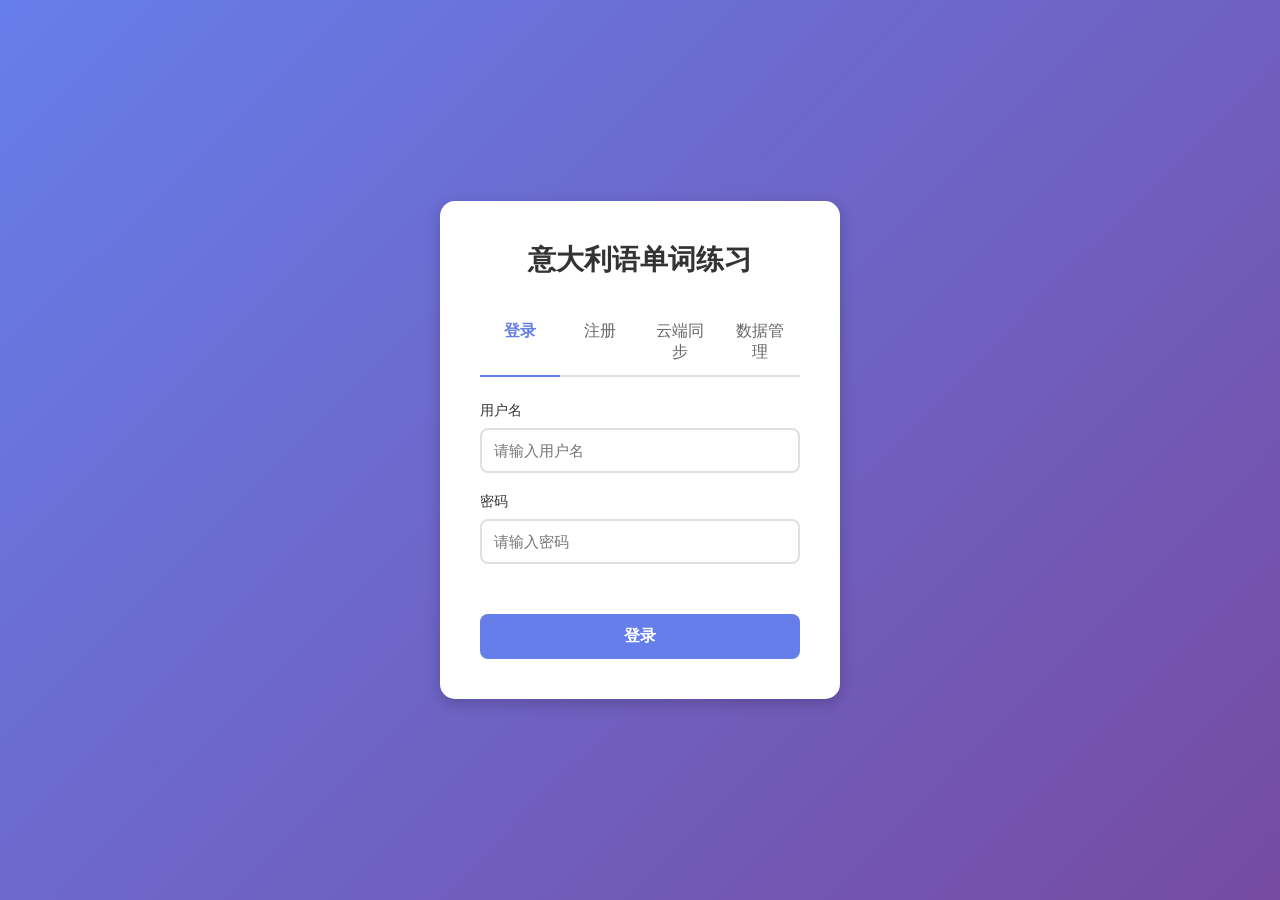
<file: all-words.html>
<!DOCTYPE html>
<html lang="zh-CN">
<head>
    <meta charset="UTF-8">
    <meta name="viewport" content="width=device-width, initial-scale=1.0">
    <title>全部单词</title>
    <style>
        * {
            margin: 0;
            padding: 0;
            box-sizing: border-box;
        }

        body {
            font-family: 'Microsoft YaHei', Arial, sans-serif;
            background: linear-gradient(135deg, #667eea 0%, #764ba2 100%);
            min-height: 100vh;
            padding: 10px;
            overflow: hidden;
        }

        .container {
            max-width: 1400px;
            margin: 0 auto;
            background: white;
            border-radius: 10px;
            padding: 12px;
            box-shadow: 0 4px 15px rgba(0, 0, 0, 0.2);
            height: calc(100vh - 20px);
            display: flex;
            flex-direction: column;
        }

        .header {
            display: flex;
            justify-content: space-between;
            align-items: center;
            gap: 15px;
            margin-bottom: 10px;
            flex-shrink: 0;
        }

        .header-left {
            display: flex;
            align-items: center;
            gap: 15px;
        }

        .title {
            font-size: 24px;
            font-weight: bold;
            color: #333;
        }

        .back-button {
            background: #667eea;
            color: white;
            border: none;
            border-radius: 6px;
            padding: 8px 18px;
            font-size: 15px;
            cursor: pointer;
            transition: all 0.3s ease;
        }

        .back-button:hover {
            background: #5568d3;
            transform: translateY(-2px);
        }

        .controls {
            display: flex;
            gap: 10px;
            margin-bottom: 8px;
            flex-wrap: wrap;
            align-items: center;
            flex-shrink: 0;
        }

        .control-item {
            display: flex;
            align-items: center;
            gap: 6px;
        }

        .control-label {
            font-size: 14px;
            color: #666;
            white-space: nowrap;
        }

        .control-input {
            padding: 6px 10px;
            border: 1px solid #e0e0e0;
            border-radius: 4px;
            font-size: 14px;
            transition: border-color 0.3s ease;
        }

        .control-input:focus {
            outline: none;
            border-color: #667eea;
        }

        .select-box {
            padding: 6px 10px;
            border: 1px solid #e0e0e0;
            border-radius: 4px;
            font-size: 14px;
            cursor: pointer;
            background: white;
            min-width: 110px;
        }

        .select-box:focus {
            outline: none;
            border-color: #667eea;
        }

        .search-box {
            flex: 1;
            min-width: 200px;
        }

        .search-button {
            background: #667eea;
            color: white;
            border: none;
            border-radius: 4px;
            padding: 6px 18px;
            font-size: 14px;
            cursor: pointer;
            transition: all 0.3s ease;
        }

        .search-button:hover {
            background: #5568d3;
        }

        #wordsContainer {
            flex: 1;
            overflow-y: auto;
            min-height: 0;
        }

        .words-table {
            width: 100%;
            border-collapse: collapse;
            font-size: 15px;
        }

        .words-table th {
            background: #f5f5f5;
            padding: 8px 10px;
            text-align: left;
            font-weight: bold;
            color: #333;
            border-bottom: 1px solid #e0e0e0;
            position: sticky;
            top: 0;
            z-index: 10;
            font-size: 15px;
        }

        .words-table td {
            padding: 7px 10px;
            border-bottom: 1px solid #f0f0f0;
            line-height: 1.5;
        }

        .words-table a {
            color: #667eea;
            text-decoration: none;
            font-weight: bold;
            transition: color 0.3s ease;
        }

        .words-table a:hover {
            color: #5568d3;
            text-decoration: underline;
        }

        .words-table tr:hover {
            background: #f9f9f9;
        }

        .pagination {
            display: flex;
            justify-content: center;
            align-items: center;
            gap: 6px;
            margin-top: 8px;
            flex-shrink: 0;
            padding-top: 8px;
            border-top: 1px solid #e0e0e0;
        }

        .page-button {
            padding: 6px 10px;
            border: 1px solid #e0e0e0;
            background: white;
            border-radius: 4px;
            cursor: pointer;
            transition: all 0.3s ease;
            font-size: 14px;
        }

        .page-button:hover:not(:disabled) {
            background: #667eea;
            color: white;
            border-color: #667eea;
        }

        .page-button:disabled {
            opacity: 0.5;
            cursor: not-allowed;
        }

        .page-button.active {
            background: #667eea;
            color: white;
            border-color: #667eea;
        }

        .page-input {
            width: 55px;
            padding: 5px;
            border: 1px solid #e0e0e0;
            border-radius: 4px;
            text-align: center;
            font-size: 14px;
        }

        .page-input:focus {
            outline: none;
            border-color: #667eea;
        }

        .page-info {
            color: #666;
            font-size: 13px;
        }

        .loading {
            text-align: center;
            padding: 20px;
            color: #666;
            font-size: 14px;
        }

        .no-results {
            text-align: center;
            padding: 20px;
            color: #999;
            font-size: 14px;
        }

        .search-wrapper {
            position: relative;
            flex: 1;
            min-width: 200px;
        }

        .search-input-wrapper {
            position: relative;
            width: 100%;
        }

        .clear-button {
            position: absolute;
            right: 8px;
            top: 50%;
            transform: translateY(-50%);
            background: none;
            border: none;
            color: #999;
            font-size: 18px;
            cursor: pointer;
            padding: 0;
            width: 20px;
            height: 20px;
            display: none;
            align-items: center;
            justify-content: center;
            transition: color 0.3s ease;
        }

        .clear-button:hover {
            color: #667eea;
        }

        .clear-button.visible {
            display: flex;
        }
    </style>
</head>
<body>
    <div class="container">
        <div class="header">
            <div class="header-left">
                <button class="back-button" onclick="goBack()">← 返回</button>
                <div class="title" id="pageTitle">全部单词</div>
            </div>
            <div class="user-info">
                <span class="username" id="usernameDisplay"></span>
                <button class="logout-button" onclick="handleLogout()">登出</button>
            </div>
        </div>

        <div class="controls">
            <div class="control-item">
                <label class="control-label">排序：</label>
                <select class="select-box" id="sortSelect">
                    <option value="az">A-Z</option>
                    <option value="za">Z-A</option>
                </select>
            </div>

            <div class="control-item">
                <label class="control-label">词性：</label>
                <select class="select-box" id="posFilterSelect">
                    <option value="all">全部</option>
                </select>
            </div>

            <div class="control-item search-wrapper">
                <div class="search-input-wrapper">
                    <input type="text" class="control-input" id="searchInput" placeholder="搜索单词..." 
                           style="width: 100%; padding-right: 30px;" 
                           onkeypress="if(event.key==='Enter') applyFilters()"
                           oninput="toggleClearButton()">
                    <button class="clear-button" id="clearButton" onclick="clearSearch()" title="清空搜索">×</button>
                </div>
            </div>

            <button class="search-button" onclick="applyFilters()">查询</button>
        </div>

        <div id="wordsContainer">
            <div class="loading">加载中...</div>
        </div>

        <div class="pagination" id="pagination" style="display: none;">
            <!-- 分页器将动态生成 -->
        </div>
    </div>

    <script src="js/user-manager.js"></script>
    <script src="js/vocabulary-data.js"></script>
    <script src="js/storage-manager.js"></script>
    <script src="js/llm-api.js"></script>
    <script src="js/translation-helper.js?v=2"></script>
    <script src="js/all-words-controller.js"></script>
    <script>
        // 检查登录状态
        if (!userManager.isLoggedIn()) {
            window.location.href = 'login.html';
        } else {
            // 显示用户名
            const username = userManager.getCurrentUser();
            document.getElementById('usernameDisplay').textContent = `用户：${username}`;
        }

        // 登出功能
        function handleLogout() {
            if (confirm('确定要登出吗？')) {
                userManager.logout();
                window.location.href = 'login.html';
            }
        }
    </script>
    <script>
        // 切换清除按钮显示
        function toggleClearButton() {
            const searchInput = document.getElementById('searchInput');
            const clearButton = document.getElementById('clearButton');
            if (searchInput && clearButton) {
                if (searchInput.value.trim()) {
                    clearButton.classList.add('visible');
                } else {
                    clearButton.classList.remove('visible');
                }
            }
        }

        // 清空搜索
        function clearSearch() {
            const searchInput = document.getElementById('searchInput');
            const clearButton = document.getElementById('clearButton');
            if (searchInput) {
                searchInput.value = '';
                if (clearButton) {
                    clearButton.classList.remove('visible');
                }
                if (typeof allWordsController !== 'undefined') {
                    allWordsController.applyFilters();
                }
            }
        }
    </script>
</body>
</html>
</file>
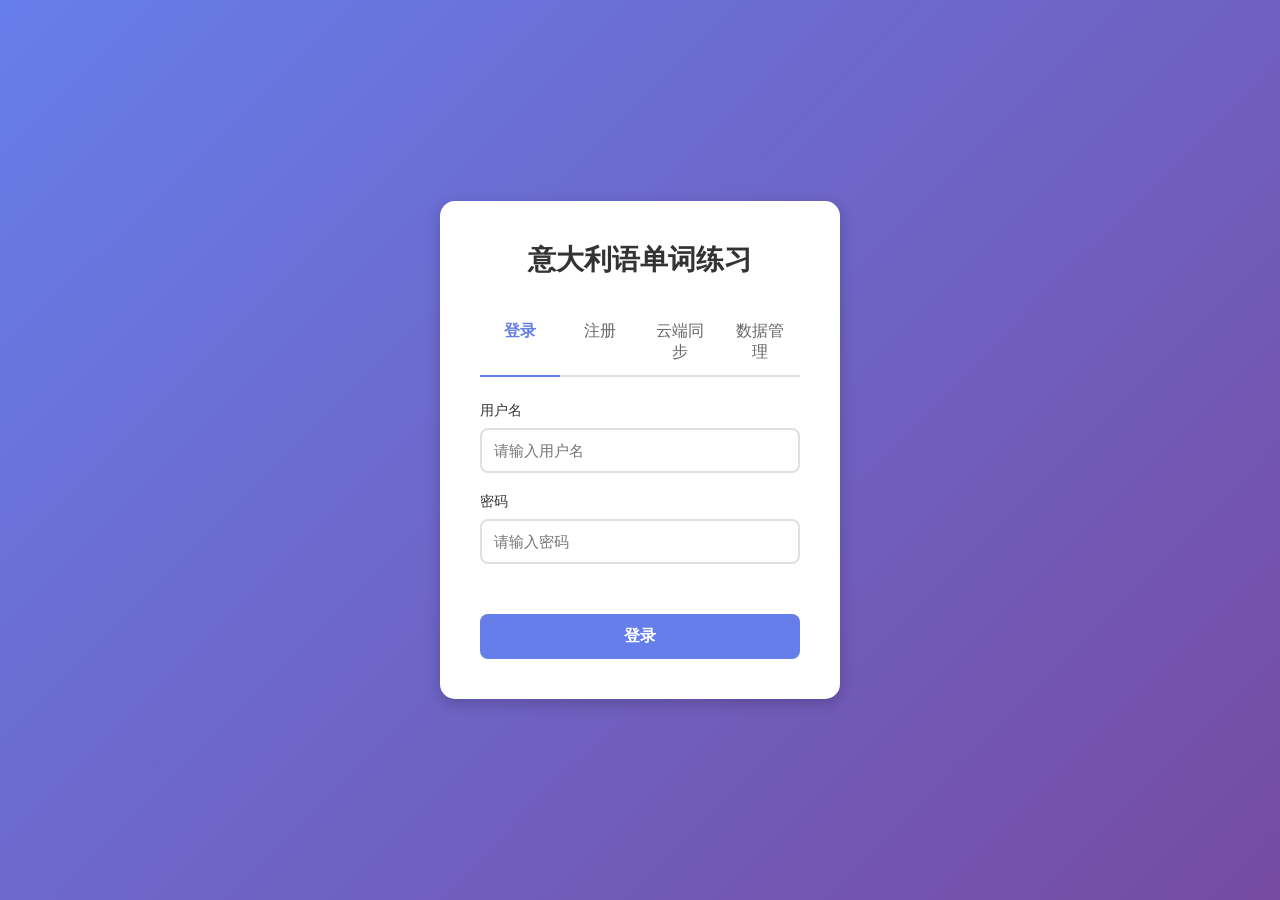
<file: b1.html>
<!DOCTYPE html>
<html lang="zh-CN">
<head>
    <meta charset="UTF-8">
    <meta name="viewport" content="width=device-width, initial-scale=1.0">
    <title>B1词汇练习</title>
    <style>
        * {
            margin: 0;
            padding: 0;
            box-sizing: border-box;
        }

        body {
            font-family: 'Microsoft YaHei', Arial, sans-serif;
            background: linear-gradient(135deg, #667eea 0%, #764ba2 100%);
            min-height: 100vh;
            padding: 20px;
        }

        .header {
            margin-bottom: 30px;
            display: flex;
            justify-content: space-between;
            align-items: center;
        }

        .header-left {
            display: flex;
            align-items: center;
            gap: 15px;
        }

        .back-button {
            background: white;
            border: none;
            border-radius: 8px;
            padding: 10px 20px;
            font-size: 16px;
            color: #667eea;
            cursor: pointer;
            transition: all 0.3s ease;
            box-shadow: 0 2px 8px rgba(0, 0, 0, 0.15);
        }

        .back-button:hover {
            background: #f0f0f0;
            transform: translateY(-2px);
            box-shadow: 0 4px 12px rgba(0, 0, 0, 0.2);
        }

        .main-container {
            display: flex;
            gap: 30px;
            max-width: 1200px;
            margin: 0 auto;
        }

        .left-panel {
            flex: 1;
            background: white;
            border-radius: 15px;
            padding: 30px;
            box-shadow: 0 4px 15px rgba(0, 0, 0, 0.2);
        }

        .left-title {
            font-size: 28px;
            font-weight: bold;
            color: #333;
            margin-bottom: 30px;
        }

        .progress-container {
            display: flex;
            justify-content: center;
            margin-bottom: 30px;
        }

        .progress-ring {
            position: relative;
            width: 200px;
            height: 200px;
        }

        .progress-ring svg {
            transform: rotate(-90deg);
        }

        .progress-ring circle {
            fill: none;
            stroke-width: 12;
        }

        .progress-ring .background-circle {
            stroke: #e0e0e0;
        }

        .progress-ring .progress-circle {
            stroke: #667eea;
            stroke-linecap: round;
            transition: stroke-dashoffset 0.3s ease;
        }

        .progress-text {
            position: absolute;
            top: 50%;
            left: 50%;
            transform: translate(-50%, -50%);
            text-align: center;
            font-size: 18px;
            color: #333;
        }

        .progress-percentage {
            font-size: 24px;
            font-weight: bold;
            color: #667eea;
        }

        .button-group {
            display: flex;
            flex-direction: column;
            gap: 15px;
        }

        .menu-button {
            background: #667eea;
            border: none;
            border-radius: 10px;
            padding: 15px 20px;
            font-size: 18px;
            color: white;
            cursor: pointer;
            transition: all 0.3s ease;
            box-shadow: 0 2px 8px rgba(0, 0, 0, 0.15);
        }

        .menu-button:hover {
            background: #5568d3;
            transform: translateY(-2px);
            box-shadow: 0 4px 12px rgba(0, 0, 0, 0.2);
        }

        .right-panel {
            flex: 1;
            background: white;
            border-radius: 15px;
            padding: 30px;
            box-shadow: 0 4px 15px rgba(0, 0, 0, 0.2);
        }

        .mode-tabs {
            display: flex;
            gap: 0;
            margin-bottom: 25px;
            border-bottom: 2px solid #e0e0e0;
        }

        .mode-tab {
            flex: 1;
            padding: 12px 16px;
            font-size: 16px;
            font-weight: 500;
            color: #666;
            background: none;
            border: none;
            border-bottom: 3px solid transparent;
            margin-bottom: -2px;
            cursor: pointer;
            transition: color 0.2s, border-color 0.2s;
        }

        .mode-tab:hover {
            color: #667eea;
        }

        .mode-tab.active {
            color: #667eea;
            border-bottom-color: #667eea;
        }

        .control-group {
            margin-bottom: 25px;
        }

        .control-label {
            font-size: 18px;
            color: #333;
            margin-bottom: 10px;
            display: block;
        }

        .select-box {
            width: 100%;
            padding: 12px 15px;
            font-size: 16px;
            border: 2px solid #e0e0e0;
            border-radius: 8px;
            background: white;
            color: #333;
            cursor: pointer;
            transition: border-color 0.3s ease;
        }

        .select-box:hover {
            border-color: #667eea;
        }

        .select-box:focus {
            outline: none;
            border-color: #667eea;
        }

        .start-button {
            width: 100%;
            background: #667eea;
            border: none;
            border-radius: 10px;
            padding: 18px;
            font-size: 20px;
            font-weight: bold;
            color: white;
            cursor: pointer;
            transition: all 0.3s ease;
            box-shadow: 0 4px 12px rgba(0, 0, 0, 0.2);
            margin-top: 20px;
        }

        .start-button:hover {
            background: #5568d3;
            transform: translateY(-2px);
            box-shadow: 0 6px 16px rgba(0, 0, 0, 0.3);
        }

        .start-button:active {
            transform: translateY(0);
        }

        @media (max-width: 768px) {
            .main-container {
                flex-direction: column;
            }
        }
    </style>
</head>
<body>
    <div class="header">
        <div class="header-left">
            <button class="back-button" onclick="window.location.href='levels.html'">← 返回</button>
        </div>
        <div class="user-info">
            <span class="username" id="usernameDisplay"></span>
            <button class="logout-button" onclick="handleLogout()">登出</button>
        </div>
    </div>

    <div class="main-container">
        <div class="left-panel">
            <div class="left-title">B1词汇练习</div>
            
            <div class="progress-container">
                <div class="progress-ring">
                    <svg width="200" height="200">
                        <circle class="background-circle" cx="100" cy="100" r="85"></circle>
                        <circle class="progress-circle" cx="100" cy="100" r="85" 
                                stroke-dasharray="534" 
                                stroke-dashoffset="534"></circle>
                    </svg>
                    <div class="progress-text">
                        <div>已完成：</div>
                        <div class="progress-percentage">0%</div>
                    </div>
                </div>
            </div>

            <div class="progress-stats" style="text-align: center; margin-bottom: 30px; font-size: 18px; color: #333;">
                <span id="progressStats">0/0</span>
            </div>

            <div class="button-group">
                <button class="menu-button" onclick="window.location.href='all-words.html?level=B1'">全部单词</button>
                <button class="menu-button" onclick="window.location.href='wrong-words.html?level=B1'">错题本</button>
            </div>
        </div>

        <div class="right-panel">
            <div class="mode-tabs">
                <button type="button" class="mode-tab active" data-mode="test">单词测验</button>
                <button type="button" class="mode-tab" data-mode="dictation">单词默写</button>
            </div>
            <div class="control-group">
                <label class="control-label">顺序：</label>
                <select class="select-box" id="orderSelect">
                    <option value="sequential">顺序</option>
                    <option value="random">乱序</option>
                </select>
            </div>

            <div class="control-group">
                <label class="control-label">数量：</label>
                <select class="select-box" id="countSelect">
                    <option value="10">10</option>
                    <option value="30">30</option>
                    <option value="50">50</option>
                    <option value="80">80</option>
                    <option value="100" selected>100</option>
                    <option value="150">150</option>
                    <option value="200">200</option>
                </select>
            </div>

            <div class="control-group">
                <label class="control-label">词性：</label>
                <select class="select-box" id="posSelect">
                    <option value="all">全部</option>
                    <option value="loading" disabled>加载中...</option>
                </select>
            </div>

            <button class="start-button" id="startButton">开始</button>
        </div>
    </div>

    <script src="js/vocabulary-data.js"></script>
    <script src="js/storage-manager.js"></script>
    <script>
        const currentLevel = 'B1';
        
        // 更新进度圆环
        function updateProgress(percentage) {
            const circle = document.querySelector('.progress-circle');
            const text = document.querySelector('.progress-percentage');
            const circumference = 2 * Math.PI * 85; // r = 85
            const offset = circumference - (percentage / 100) * circumference;
            
            circle.style.strokeDashoffset = offset;
            text.textContent = Math.round(percentage) + '%';
        }

        // 更新统计信息
        function updateStats() {
            const stats = storageManager.getProgressStats(currentLevel);
            const total = vocabularyData.getWordCountByLevel(currentLevel);
            const completed = stats.completed;
            
            // 更新数字显示
            document.getElementById('progressStats').textContent = `${completed}/${total}`;
            
            // 更新圆环百分比
            const percentage = total > 0 ? (completed / total) * 100 : 0;
            updateProgress(percentage);
        }

        // 加载词性下拉框
        async function loadPosOptions() {
            try {
                console.log('开始加载词汇数据...');
                const success = await vocabularyData.loadData();
                if (success) {
                    const posList = vocabularyData.getPosByLevel(currentLevel);
                    const posSelect = document.getElementById('posSelect');
                    
                    console.log(`${currentLevel} 等级词性列表:`, posList);
                    console.log(`找到 ${posList.length} 个词性`);
                    
                    // 清空现有选项（保留"全部"）
                    posSelect.innerHTML = '<option value="all">全部</option>';
                    
                    // 添加词性选项（显示中英文对照）
                    if (posList.length > 0) {
                        posList.forEach(pos => {
                            const option = document.createElement('option');
                            option.value = pos;
                            const translation = vocabularyData.getPosTranslation(pos);
                            option.textContent = translation !== pos ? `${pos} (${translation})` : pos;
                            posSelect.appendChild(option);
                        });
                        console.log('词性下拉框已填充');
                    } else {
                        console.warn('未找到词性数据');
                        // 添加一个提示选项
                        const option = document.createElement('option');
                        option.value = '';
                        option.textContent = '暂无数据';
                        option.disabled = true;
                        posSelect.appendChild(option);
                    }
                    
                    // 数据加载成功后更新统计
                    updateStats();
                } else {
                    console.error('无法加载词汇数据');
                    const posSelect = document.getElementById('posSelect');
                    const option = document.createElement('option');
                    option.value = '';
                    option.textContent = '数据加载失败（请使用本地服务器打开）';
                    option.disabled = true;
                    posSelect.appendChild(option);
                }
            } catch (error) {
                console.error('加载词性选项时出错:', error);
                const posSelect = document.getElementById('posSelect');
                const option = document.createElement('option');
                option.value = '';
                option.textContent = '加载出错: ' + error.message;
                option.disabled = true;
                posSelect.appendChild(option);
            }
        }

        function getActiveMode() {
            const active = document.querySelector('.mode-tab.active');
            return active ? active.getAttribute('data-mode') : 'test';
        }

        function startTest() {
            const order = document.getElementById('orderSelect').value;
            const count = document.getElementById('countSelect').value;
            const pos = document.getElementById('posSelect').value;
            
            const completedWords = storageManager.getCompletedWords(currentLevel);
            const words = vocabularyData.getWordsByLevel(currentLevel, {
                order: order,
                count: count,
                pos: pos,
                excludeCompleted: true,
                completedWords: completedWords
            });
            
            if (words.length === 0) {
                alert('没有可测试的单词！所有符合条件的单词都已完成。');
                return;
            }
            
            const params = new URLSearchParams({
                level: currentLevel,
                order: order,
                count: count,
                pos: pos || 'all'
            });
            
            window.location.href = `test.html?${params.toString()}`;
        }

        function startDictation() {
            const order = document.getElementById('orderSelect').value;
            const count = document.getElementById('countSelect').value;
            const pos = document.getElementById('posSelect').value;
            
            const words = vocabularyData.getWordsByLevel(currentLevel, {
                order: order,
                count: count,
                pos: pos || 'all'
            });
            
            if (words.length === 0) {
                alert('没有可默写的单词！请调整筛选条件。');
                return;
            }
            
            const params = new URLSearchParams({
                level: currentLevel,
                order: order,
                count: count,
                pos: pos || 'all'
            });
            
            window.location.href = `dictation.html?${params.toString()}`;
        }

        document.querySelectorAll('.mode-tab').forEach(function (tab) {
            tab.addEventListener('click', function () {
                document.querySelectorAll('.mode-tab').forEach(function (t) { t.classList.remove('active'); });
                this.classList.add('active');
            });
        });

        // 初始化
        updateProgress(0);
        
        document.getElementById('startButton').addEventListener('click', function () {
            if (getActiveMode() === 'dictation') {
                startDictation();
            } else {
                startTest();
            }
        });
        
        // 页面加载完成后加载词性选项
        if (document.readyState === 'loading') {
            document.addEventListener('DOMContentLoaded', loadPosOptions);
        } else {
            loadPosOptions();
        }
    </script>
    <script src="js/user-manager.js"></script>
    <script>
        // 检查登录状态
        if (!userManager.isLoggedIn()) {
            window.location.href = 'login.html';
        } else {
            // 显示用户名
            const username = userManager.getCurrentUser();
            document.getElementById('usernameDisplay').textContent = `用户：${username}`;
        }

        // 登出功能
        function handleLogout() {
            if (confirm('确定要登出吗？')) {
                userManager.logout();
                window.location.href = 'login.html';
            }
        }
    </script>
</body>
</html>
</file>
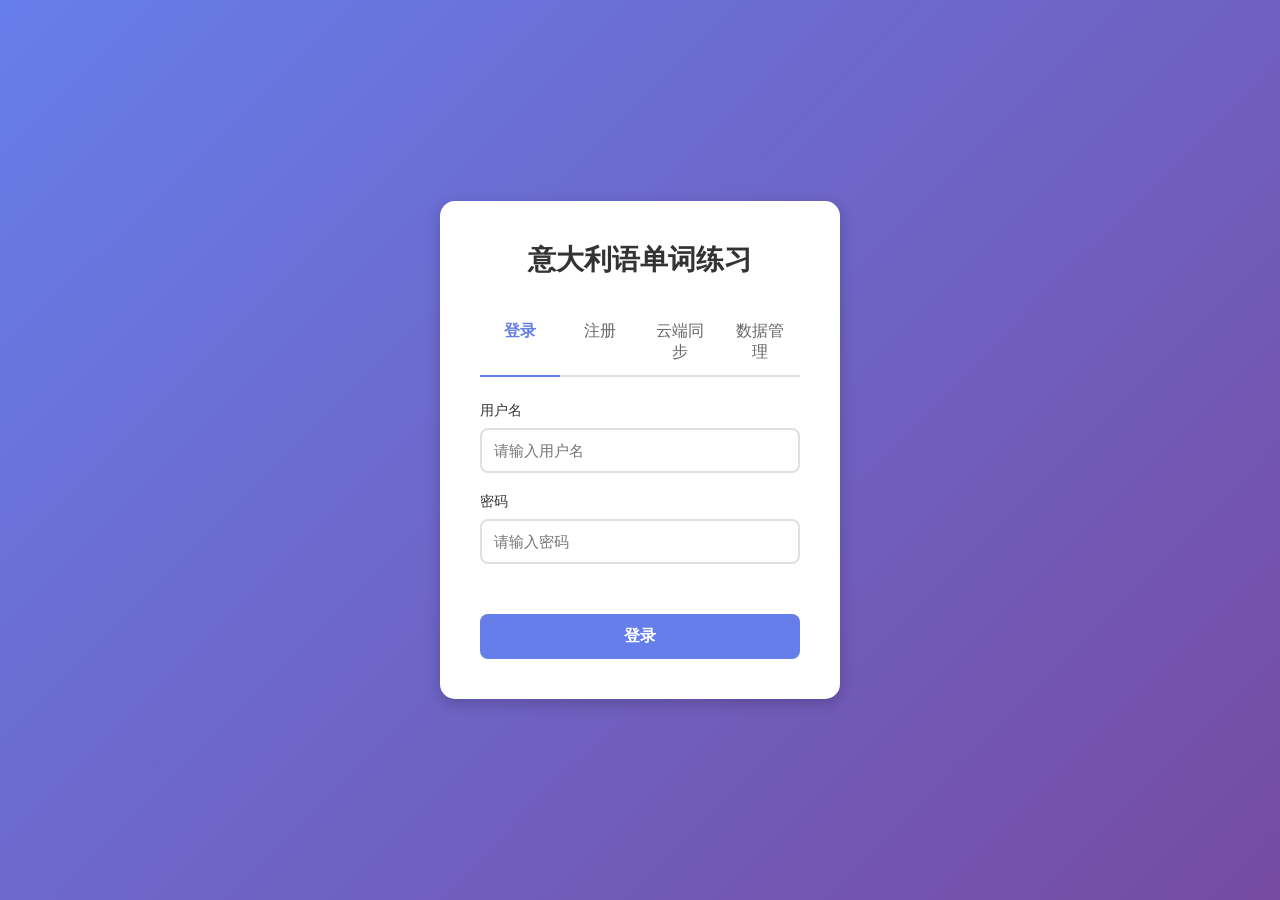
<file: b2.html>
<!DOCTYPE html>
<html lang="zh-CN">
<head>
    <meta charset="UTF-8">
    <meta name="viewport" content="width=device-width, initial-scale=1.0">
    <title>B2词汇练习</title>
    <style>
        * {
            margin: 0;
            padding: 0;
            box-sizing: border-box;
        }

        body {
            font-family: 'Microsoft YaHei', Arial, sans-serif;
            background: linear-gradient(135deg, #667eea 0%, #764ba2 100%);
            min-height: 100vh;
            padding: 20px;
        }

        .header {
            margin-bottom: 30px;
            display: flex;
            justify-content: space-between;
            align-items: center;
        }

        .header-left {
            display: flex;
            align-items: center;
            gap: 15px;
        }

        .back-button {
            background: white;
            border: none;
            border-radius: 8px;
            padding: 10px 20px;
            font-size: 16px;
            color: #667eea;
            cursor: pointer;
            transition: all 0.3s ease;
            box-shadow: 0 2px 8px rgba(0, 0, 0, 0.15);
        }

        .back-button:hover {
            background: #f0f0f0;
            transform: translateY(-2px);
            box-shadow: 0 4px 12px rgba(0, 0, 0, 0.2);
        }

        .main-container {
            display: flex;
            gap: 30px;
            max-width: 1200px;
            margin: 0 auto;
        }

        .left-panel {
            flex: 1;
            background: white;
            border-radius: 15px;
            padding: 30px;
            box-shadow: 0 4px 15px rgba(0, 0, 0, 0.2);
        }

        .left-title {
            font-size: 28px;
            font-weight: bold;
            color: #333;
            margin-bottom: 30px;
        }

        .progress-container {
            display: flex;
            justify-content: center;
            margin-bottom: 30px;
        }

        .progress-ring {
            position: relative;
            width: 200px;
            height: 200px;
        }

        .progress-ring svg {
            transform: rotate(-90deg);
        }

        .progress-ring circle {
            fill: none;
            stroke-width: 12;
        }

        .progress-ring .background-circle {
            stroke: #e0e0e0;
        }

        .progress-ring .progress-circle {
            stroke: #667eea;
            stroke-linecap: round;
            transition: stroke-dashoffset 0.3s ease;
        }

        .progress-text {
            position: absolute;
            top: 50%;
            left: 50%;
            transform: translate(-50%, -50%);
            text-align: center;
            font-size: 18px;
            color: #333;
        }

        .progress-percentage {
            font-size: 24px;
            font-weight: bold;
            color: #667eea;
        }

        .button-group {
            display: flex;
            flex-direction: column;
            gap: 15px;
        }

        .menu-button {
            background: #667eea;
            border: none;
            border-radius: 10px;
            padding: 15px 20px;
            font-size: 18px;
            color: white;
            cursor: pointer;
            transition: all 0.3s ease;
            box-shadow: 0 2px 8px rgba(0, 0, 0, 0.15);
        }

        .menu-button:hover {
            background: #5568d3;
            transform: translateY(-2px);
            box-shadow: 0 4px 12px rgba(0, 0, 0, 0.2);
        }

        .right-panel {
            flex: 1;
            background: white;
            border-radius: 15px;
            padding: 30px;
            box-shadow: 0 4px 15px rgba(0, 0, 0, 0.2);
        }

        .mode-tabs {
            display: flex;
            gap: 0;
            margin-bottom: 25px;
            border-bottom: 2px solid #e0e0e0;
        }

        .mode-tab {
            flex: 1;
            padding: 12px 16px;
            font-size: 16px;
            font-weight: 500;
            color: #666;
            background: none;
            border: none;
            border-bottom: 3px solid transparent;
            margin-bottom: -2px;
            cursor: pointer;
            transition: color 0.2s, border-color 0.2s;
        }

        .mode-tab:hover {
            color: #667eea;
        }

        .mode-tab.active {
            color: #667eea;
            border-bottom-color: #667eea;
        }

        .control-group {
            margin-bottom: 25px;
        }

        .control-label {
            font-size: 18px;
            color: #333;
            margin-bottom: 10px;
            display: block;
        }

        .select-box {
            width: 100%;
            padding: 12px 15px;
            font-size: 16px;
            border: 2px solid #e0e0e0;
            border-radius: 8px;
            background: white;
            color: #333;
            cursor: pointer;
            transition: border-color 0.3s ease;
        }

        .select-box:hover {
            border-color: #667eea;
        }

        .select-box:focus {
            outline: none;
            border-color: #667eea;
        }

        .start-button {
            width: 100%;
            background: #667eea;
            border: none;
            border-radius: 10px;
            padding: 18px;
            font-size: 20px;
            font-weight: bold;
            color: white;
            cursor: pointer;
            transition: all 0.3s ease;
            box-shadow: 0 4px 12px rgba(0, 0, 0, 0.2);
            margin-top: 20px;
        }

        .start-button:hover {
            background: #5568d3;
            transform: translateY(-2px);
            box-shadow: 0 6px 16px rgba(0, 0, 0, 0.3);
        }

        .start-button:active {
            transform: translateY(0);
        }

        @media (max-width: 768px) {
            .main-container {
                flex-direction: column;
            }
        }
    </style>
</head>
<body>
    <div class="header">
        <div class="header-left">
            <button class="back-button" onclick="window.location.href='levels.html'">← 返回</button>
        </div>
        <div class="user-info">
            <span class="username" id="usernameDisplay"></span>
            <button class="logout-button" onclick="handleLogout()">登出</button>
        </div>
    </div>

    <div class="main-container">
        <div class="left-panel">
            <div class="left-title">B2词汇练习</div>
            
            <div class="progress-container">
                <div class="progress-ring">
                    <svg width="200" height="200">
                        <circle class="background-circle" cx="100" cy="100" r="85"></circle>
                        <circle class="progress-circle" cx="100" cy="100" r="85" 
                                stroke-dasharray="534" 
                                stroke-dashoffset="534"></circle>
                    </svg>
                    <div class="progress-text">
                        <div>已完成：</div>
                        <div class="progress-percentage">0%</div>
                    </div>
                </div>
            </div>

            <div class="progress-stats" style="text-align: center; margin-bottom: 30px; font-size: 18px; color: #333;">
                <span id="progressStats">0/0</span>
            </div>

            <div class="button-group">
                <button class="menu-button" onclick="window.location.href='all-words.html?level=B2'">全部单词</button>
                <button class="menu-button" onclick="window.location.href='wrong-words.html?level=B2'">错题本</button>
            </div>
        </div>

        <div class="right-panel">
            <div class="mode-tabs">
                <button type="button" class="mode-tab active" data-mode="test">单词测验</button>
                <button type="button" class="mode-tab" data-mode="dictation">单词默写</button>
            </div>
            <div class="control-group">
                <label class="control-label">顺序：</label>
                <select class="select-box" id="orderSelect">
                    <option value="sequential">顺序</option>
                    <option value="random">乱序</option>
                </select>
            </div>

            <div class="control-group">
                <label class="control-label">数量：</label>
                <select class="select-box" id="countSelect">
                    <option value="10">10</option>
                    <option value="30">30</option>
                    <option value="50">50</option>
                    <option value="80">80</option>
                    <option value="100" selected>100</option>
                    <option value="150">150</option>
                    <option value="200">200</option>
                </select>
            </div>

            <div class="control-group">
                <label class="control-label">词性：</label>
                <select class="select-box" id="posSelect">
                    <option value="all">全部</option>
                    <option value="loading" disabled>加载中...</option>
                </select>
            </div>

            <button class="start-button" id="startButton">开始</button>
        </div>
    </div>

    <script src="js/vocabulary-data.js"></script>
    <script src="js/storage-manager.js"></script>
    <script>
        const currentLevel = 'B2';
        
        // 更新进度圆环
        function updateProgress(percentage) {
            const circle = document.querySelector('.progress-circle');
            const text = document.querySelector('.progress-percentage');
            const circumference = 2 * Math.PI * 85; // r = 85
            const offset = circumference - (percentage / 100) * circumference;
            
            circle.style.strokeDashoffset = offset;
            text.textContent = Math.round(percentage) + '%';
        }

        // 更新统计信息
        function updateStats() {
            const stats = storageManager.getProgressStats(currentLevel);
            const total = vocabularyData.getWordCountByLevel(currentLevel);
            const completed = stats.completed;
            
            // 更新数字显示
            document.getElementById('progressStats').textContent = `${completed}/${total}`;
            
            // 更新圆环百分比
            const percentage = total > 0 ? (completed / total) * 100 : 0;
            updateProgress(percentage);
        }

        // 加载词性下拉框
        async function loadPosOptions() {
            try {
                console.log('开始加载词汇数据...');
                const success = await vocabularyData.loadData();
                if (success) {
                    const posList = vocabularyData.getPosByLevel(currentLevel);
                    const posSelect = document.getElementById('posSelect');
                    
                    console.log(`${currentLevel} 等级词性列表:`, posList);
                    console.log(`找到 ${posList.length} 个词性`);
                    
                    // 清空现有选项（保留"全部"）
                    posSelect.innerHTML = '<option value="all">全部</option>';
                    
                    // 添加词性选项（显示中英文对照）
                    if (posList.length > 0) {
                        posList.forEach(pos => {
                            const option = document.createElement('option');
                            option.value = pos;
                            const translation = vocabularyData.getPosTranslation(pos);
                            option.textContent = translation !== pos ? `${pos} (${translation})` : pos;
                            posSelect.appendChild(option);
                        });
                        console.log('词性下拉框已填充');
                    } else {
                        console.warn('未找到词性数据');
                        // 添加一个提示选项
                        const option = document.createElement('option');
                        option.value = '';
                        option.textContent = '暂无数据';
                        option.disabled = true;
                        posSelect.appendChild(option);
                    }
                    
                    // 数据加载成功后更新统计
                    updateStats();
                } else {
                    console.error('无法加载词汇数据');
                    const posSelect = document.getElementById('posSelect');
                    const option = document.createElement('option');
                    option.value = '';
                    option.textContent = '数据加载失败（请使用本地服务器打开）';
                    option.disabled = true;
                    posSelect.appendChild(option);
                }
            } catch (error) {
                console.error('加载词性选项时出错:', error);
                const posSelect = document.getElementById('posSelect');
                const option = document.createElement('option');
                option.value = '';
                option.textContent = '加载出错: ' + error.message;
                option.disabled = true;
                posSelect.appendChild(option);
            }
        }

        function getActiveMode() {
            const active = document.querySelector('.mode-tab.active');
            return active ? active.getAttribute('data-mode') : 'test';
        }

        function startTest() {
            const order = document.getElementById('orderSelect').value;
            const count = document.getElementById('countSelect').value;
            const pos = document.getElementById('posSelect').value;
            
            const completedWords = storageManager.getCompletedWords(currentLevel);
            const words = vocabularyData.getWordsByLevel(currentLevel, {
                order: order,
                count: count,
                pos: pos,
                excludeCompleted: true,
                completedWords: completedWords
            });
            
            if (words.length === 0) {
                alert('没有可测试的单词！所有符合条件的单词都已完成。');
                return;
            }
            
            const params = new URLSearchParams({
                level: currentLevel,
                order: order,
                count: count,
                pos: pos || 'all'
            });
            
            window.location.href = `test.html?${params.toString()}`;
        }

        function startDictation() {
            const order = document.getElementById('orderSelect').value;
            const count = document.getElementById('countSelect').value;
            const pos = document.getElementById('posSelect').value;
            
            const words = vocabularyData.getWordsByLevel(currentLevel, {
                order: order,
                count: count,
                pos: pos || 'all'
            });
            
            if (words.length === 0) {
                alert('没有可默写的单词！请调整筛选条件。');
                return;
            }
            
            const params = new URLSearchParams({
                level: currentLevel,
                order: order,
                count: count,
                pos: pos || 'all'
            });
            
            window.location.href = `dictation.html?${params.toString()}`;
        }

        document.querySelectorAll('.mode-tab').forEach(function (tab) {
            tab.addEventListener('click', function () {
                document.querySelectorAll('.mode-tab').forEach(function (t) { t.classList.remove('active'); });
                this.classList.add('active');
            });
        });

        // 初始化
        updateProgress(0);
        
        document.getElementById('startButton').addEventListener('click', function () {
            if (getActiveMode() === 'dictation') {
                startDictation();
            } else {
                startTest();
            }
        });
        
        // 页面加载完成后加载词性选项
        if (document.readyState === 'loading') {
            document.addEventListener('DOMContentLoaded', loadPosOptions);
        } else {
            loadPosOptions();
        }
    </script>
    <script src="js/user-manager.js"></script>
    <script>
        // 检查登录状态
        if (!userManager.isLoggedIn()) {
            window.location.href = 'login.html';
        } else {
            // 显示用户名
            const username = userManager.getCurrentUser();
            document.getElementById('usernameDisplay').textContent = `用户：${username}`;
        }

        // 登出功能
        function handleLogout() {
            if (confirm('确定要登出吗？')) {
                userManager.logout();
                window.location.href = 'login.html';
            }
        }
    </script>
</body>
</html>
</file>
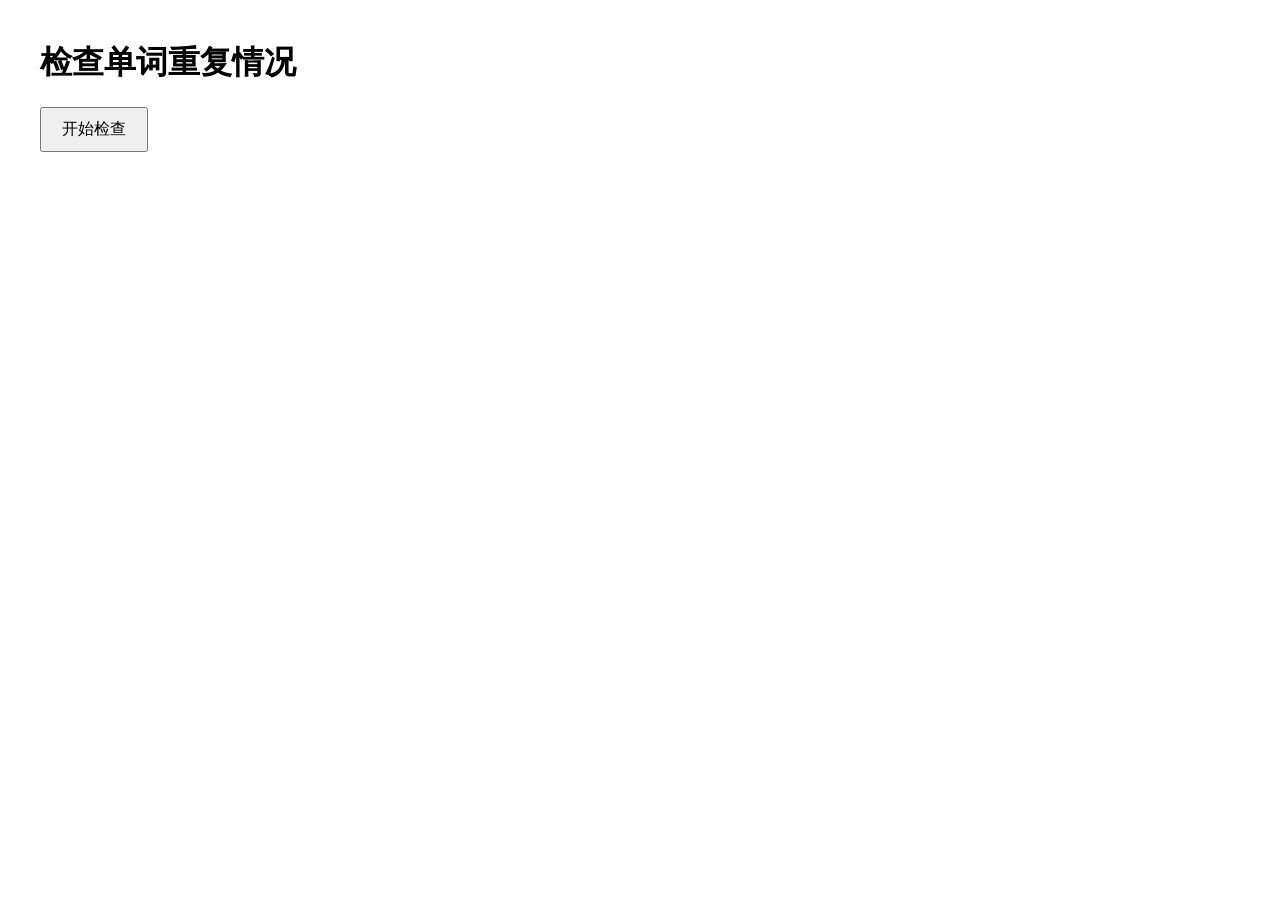
<file: check-duplicates.html>
<!DOCTYPE html>
<html lang="zh-CN">
<head>
    <meta charset="UTF-8">
    <meta name="viewport" content="width=device-width, initial-scale=1.0">
    <title>检查重复单词</title>
    <style>
        body {
            font-family: 'Microsoft YaHei', Arial, sans-serif;
            padding: 20px;
            max-width: 1200px;
            margin: 0 auto;
        }
        .result {
            margin-top: 20px;
            padding: 15px;
            background: #f5f5f5;
            border-radius: 8px;
        }
        .duplicate-item {
            margin: 10px 0;
            padding: 10px;
            background: white;
            border-left: 4px solid #667eea;
            border-radius: 4px;
        }
    </style>
</head>
<body>
    <h1>检查单词重复情况</h1>
    <button onclick="checkDuplicates()" style="padding: 10px 20px; font-size: 16px; cursor: pointer;">
        开始检查
    </button>
    <div id="result" class="result" style="display: none;"></div>

    <script src="js/vocabulary-data.js"></script>
    <script>
        async function checkDuplicates() {
            const resultDiv = document.getElementById('result');
            resultDiv.style.display = 'block';
            resultDiv.innerHTML = '<p>正在加载数据...</p>';

            try {
                // 使用vocabularyData来加载数据
                const success = await vocabularyData.loadData();
                if (!success) {
                    resultDiv.innerHTML = '<p style="color: red;">数据加载失败，请确保使用本地服务器打开页面（如 http://localhost:8000）</p>';
                    return;
                }
                
                const data = vocabularyData.data;
                
                // 统计每个单词出现的等级
                const wordLevels = {};
                
                data.forEach(item => {
                    const word = item.word;
                    if (!wordLevels[word]) {
                        wordLevels[word] = [];
                    }
                    if (!wordLevels[word].includes(item.cefr_level)) {
                        wordLevels[word].push(item.cefr_level);
                    }
                });

                // 找出在多个等级中出现的单词
                const duplicates = [];
                Object.keys(wordLevels).forEach(word => {
                    if (wordLevels[word].length > 1) {
                        duplicates.push({
                            word: word,
                            levels: wordLevels[word].sort()
                        });
                    }
                });

                // 显示结果
                if (duplicates.length === 0) {
                    resultDiv.innerHTML = '<p style="color: green; font-size: 18px; padding: 20px;">✓ 没有发现重复单词，每个单词只属于一个等级。</p>';
                } else {
                    resultDiv.innerHTML = `
                        <h2 style="color: #f44336;">⚠ 发现 ${duplicates.length} 个单词属于多个等级：</h2>
                        <p style="color: #666; margin-bottom: 15px;">这些单词在JSON文件中被标记为多个不同的等级</p>
                        <div style="max-height: 600px; overflow-y: auto; border: 1px solid #ddd; border-radius: 8px; padding: 10px;">
                            ${duplicates.map(item => `
                                <div class="duplicate-item">
                                    <strong style="color: #667eea;">${item.word}</strong> - 等级: <span style="color: #f44336;">${item.levels.join(', ')}</span>
                                </div>
                            `).join('')}
                        </div>
                    `;
                }

                // 统计信息
                const stats = {
                    total: data.length,
                    unique: Object.keys(wordLevels).length,
                    duplicates: duplicates.length,
                    levelCounts: {}
                };

                data.forEach(item => {
                    const level = item.cefr_level;
                    stats.levelCounts[level] = (stats.levelCounts[level] || 0) + 1;
                });

                resultDiv.innerHTML += `
                    <hr style="margin: 20px 0;">
                    <h3>统计信息：</h3>
                    <ul>
                        <li>总单词数（含重复）：${stats.total}</li>
                        <li>唯一单词数：${stats.unique}</li>
                        <li>重复单词数：${stats.duplicates}</li>
                        <li>各等级单词数：
                            <ul>
                                ${Object.keys(stats.levelCounts).sort().map(level => 
                                    `<li>${level}: ${stats.levelCounts[level]}</li>`
                                ).join('')}
                            </ul>
                        </li>
                    </ul>
                `;

            } catch (error) {
                resultDiv.innerHTML = `<p style="color: red;">错误: ${error.message}</p>`;
            }
        }
    </script>
</body>
</html>
</file>
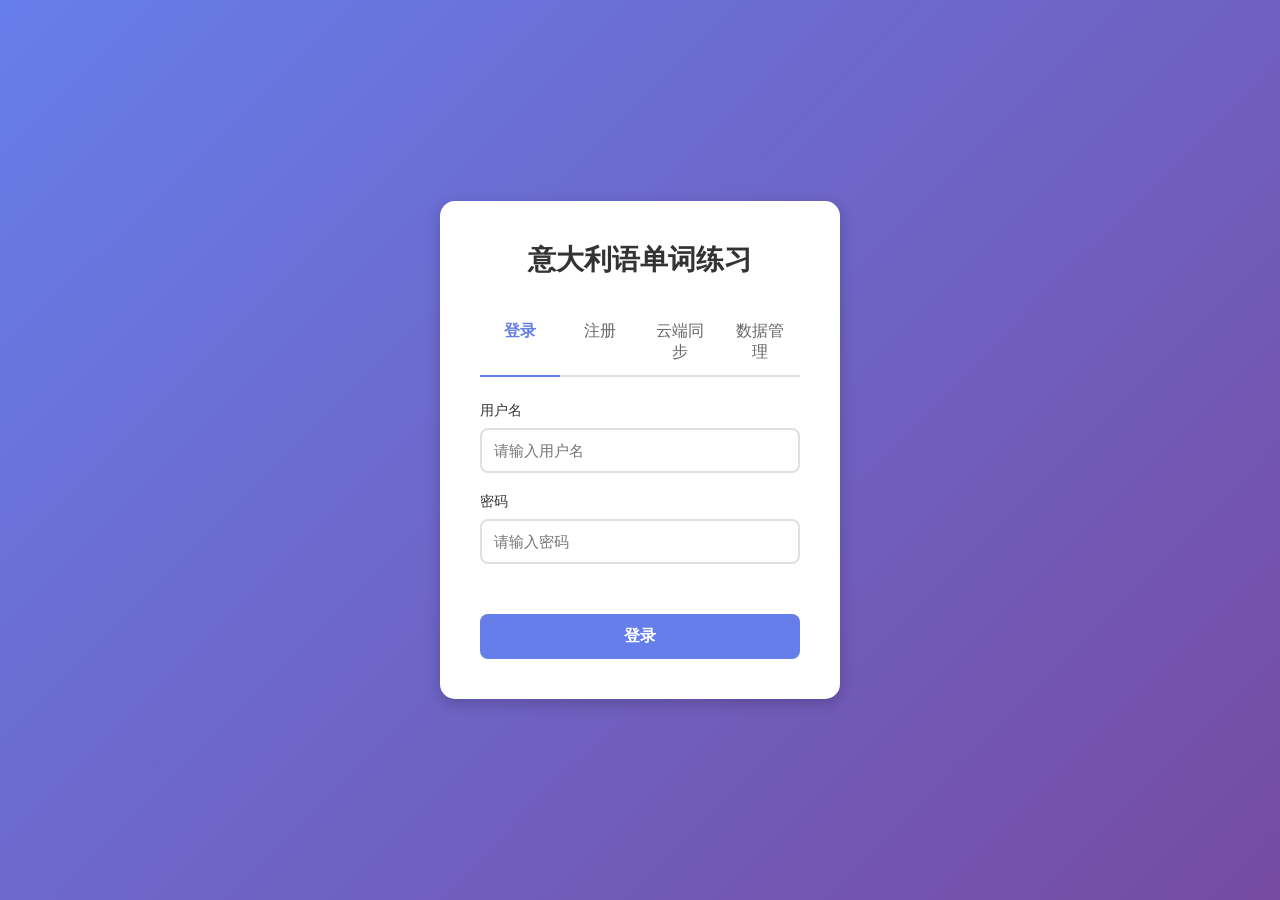
<file: dictation.html>
<!DOCTYPE html>
<html lang="zh-CN">
<head>
    <meta charset="UTF-8">
    <meta name="viewport" content="width=device-width, initial-scale=1.0">
    <title>单词默写</title>
    <style>
        * { margin: 0; padding: 0; box-sizing: border-box; }

        html, body {
            height: 100%;
            overflow: hidden;
        }

        body {
            font-family: 'Microsoft YaHei', Arial, sans-serif;
            background: linear-gradient(135deg, #667eea 0%, #764ba2 100%);
            display: flex;
            flex-direction: column;
            padding: 8px 12px 12px;
        }

        .header {
            display: flex;
            justify-content: space-between;
            align-items: center;
            margin-bottom: 8px;
            flex-shrink: 0;
        }

        .back-button {
            background: white;
            border: none;
            border-radius: 6px;
            padding: 6px 14px;
            font-size: 14px;
            color: #667eea;
            cursor: pointer;
            box-shadow: 0 1px 6px rgba(0, 0, 0, 0.12);
            transition: all 0.3s ease;
        }

        .back-button:hover {
            background: #f0f0f0;
            transform: translateY(-1px);
        }

        .user-info { display: flex; align-items: center; gap: 8px; }

        .username {
            color: white;
            font-size: 13px;
            text-shadow: 0 1px 2px rgba(0,0,0,0.2);
        }

        .logout-button {
            background: rgba(255,255,255,0.9);
            color: #667eea;
            border: none;
            border-radius: 6px;
            padding: 6px 12px;
            font-size: 13px;
            cursor: pointer;
        }

        .logout-button:hover { background: white; }

        .container {
            flex: 1;
            min-height: 0;
            max-width: 900px;
            width: 100%;
            margin: 0 auto;
            background: white;
            border-radius: 12px;
            padding: 12px 16px;
            box-shadow: 0 4px 15px rgba(0, 0, 0, 0.2);
            display: flex;
            flex-direction: column;
            overflow: auto;
        }

        .dictation-stats {
            display: flex;
            justify-content: space-between;
            align-items: center;
            margin-bottom: 8px;
            padding: 8px 12px;
            background: #f5f5f5;
            border-radius: 8px;
            flex-shrink: 0;
        }

        .dictation-stats-info { display: flex; gap: 20px; }

        .dictation-stat-item { text-align: center; }

        .dictation-stat-label { font-size: 11px; color: #666; margin-bottom: 2px; }

        .dictation-stat-value { font-size: 18px; font-weight: bold; color: #333; }

        .dictation-stat-value.correct { color: #4caf50; }

        .dictation-stat-value.wrong { color: #f44336; }

        .dictation-info-bar {
            font-size: 12px;
            color: #666;
            text-align: center;
            margin-bottom: 8px;
            flex-shrink: 0;
        }

        #dictationContent { flex-shrink: 0; }

        .dictation-meanings {
            margin-bottom: 12px;
            padding: 10px 12px;
            background: #f9f9f9;
            border-radius: 8px;
        }

        .dictation-meaning-row {
            margin-bottom: 4px;
            font-size: 15px;
        }

        .dictation-meaning-row:last-child { margin-bottom: 0; }

        .dictation-meaning-label { color: #666; margin-right: 6px; }

        .dictation-meaning-value { color: #333; }

        .dictation-partial-word {
            display: flex;
            flex-wrap: wrap;
            justify-content: center;
            align-items: center;
            gap: 2px;
            margin: 12px 0;
            font-size: 24px;
            font-weight: bold;
            letter-spacing: 2px;
            color: #333;
            font-family: 'Consolas', monospace;
        }

        .dictation-char-show {
            display: inline-block;
            min-width: 20px;
            text-align: center;
        }

        .dictation-char-input {
            width: 28px;
            height: 34px;
            font-size: 20px;
            font-weight: bold;
            text-align: center;
            border: none;
            border-bottom: 2px solid #667eea;
            background: #f5f5f5;
            border-radius: 4px;
            outline: none;
        }

        .dictation-char-input:focus {
            background: #e8ebfa;
        }

        .dictation-char-input:disabled {
            background: #e0e0e0;
            border-bottom-color: #999;
        }

        .dictation-confirm-row {
            text-align: center;
            margin-top: 12px;
        }

        .dictation-confirm-btn {
            padding: 10px 24px;
            font-size: 15px;
            font-weight: bold;
            background: #667eea;
            color: white;
            border: none;
            border-radius: 8px;
            cursor: pointer;
            transition: all 0.3s ease;
        }

        .dictation-confirm-btn:hover:not(:disabled) {
            background: #5568d3;
            transform: translateY(-2px);
        }

        .dictation-confirm-btn:disabled {
            opacity: 0.6;
            cursor: not-allowed;
        }

        .dictation-result-panel {
            margin-top: 12px;
            padding: 12px;
            background: #f9f9f9;
            border-radius: 8px;
            display: none;
            position: relative;
            padding-top: 44px;
            flex: 1;
            min-height: 0;
            overflow: auto;
        }

        .dictation-result-panel.show { display: flex; flex-direction: column; }

        .dictation-result-buttons {
            position: absolute;
            top: 10px;
            left: 10px;
            right: 10px;
            display: flex;
            justify-content: space-between;
            align-items: center;
        }

        .dictation-prev-btn {
            background: white;
            border: 2px solid #667eea;
            border-radius: 6px;
            padding: 6px 12px;
            font-size: 13px;
            color: #667eea;
            cursor: pointer;
        }

        .dictation-prev-btn:hover { background: #f0f0ff; }

        .dictation-next-btn {
            background: #667eea;
            border: none;
            border-radius: 6px;
            padding: 6px 16px;
            font-size: 13px;
            font-weight: bold;
            color: white;
            cursor: pointer;
            margin-left: auto;
        }

        .dictation-next-btn:hover {
            background: #5568d3;
            transform: translateY(-1px);
        }

        .dictation-result-header { text-align: center; margin-bottom: 10px; flex-shrink: 0; }

        .dictation-result-icon { font-size: 40px; margin-bottom: 4px; }

        .dictation-result-icon.correct { color: #4caf50; }

        .dictation-result-icon.wrong { color: #f44336; }

        .dictation-result-title { font-size: 18px; font-weight: bold; }

        .dictation-result-title.correct { color: #4caf50; }

        .dictation-result-title.wrong { color: #f44336; }

        .dictation-word-details {
            background: white;
            border-radius: 8px;
            padding: 10px 12px;
            margin-bottom: 8px;
            flex-shrink: 0;
        }

        .detail-row {
            display: flex;
            align-items: center;
            gap: 10px;
            margin-bottom: 6px;
            flex-wrap: wrap;
        }

        .detail-row:last-child { margin-bottom: 0; }

        .detail-item { display: flex; align-items: center; gap: 4px; }

        .detail-label { font-size: 13px; color: #666; white-space: nowrap; }

        .detail-value { font-size: 14px; color: #333; }

        .detail-item-full {
            width: 100%;
            margin-top: 6px;
            padding-top: 6px;
            border-top: 1px solid #eee;
        }

        .detail-item-full .detail-label { margin-bottom: 2px; }

        .detail-item-full .detail-value { font-size: 13px; line-height: 1.4; }

        .loading {
            text-align: center;
            padding: 24px 16px;
            color: #666;
            font-size: 16px;
        }

        .dictation-complete {
            text-align: center;
            padding: 24px 16px;
        }

        .dictation-complete-title {
            font-size: 22px;
            margin-bottom: 12px;
            color: #333;
        }

        .dictation-complete-stats { font-size: 18px; color: #667eea; margin-bottom: 6px; }

        .dictation-complete-detail { font-size: 14px; color: #666; margin-bottom: 16px; }

        .dictation-back-btn {
            padding: 10px 24px;
            font-size: 15px;
            background: #667eea;
            color: white;
            border: none;
            border-radius: 8px;
            cursor: pointer;
        }

        .dictation-back-btn:hover { background: #5568d3; }

        .dictation-result-footer {
            text-align: center;
            margin-top: 10px;
            flex-shrink: 0;
            display: flex;
            flex-wrap: wrap;
            justify-content: center;
            align-items: center;
            gap: 10px;
        }

        .dictation-youtube-link {
            display: inline-block;
            padding: 8px 16px;
            background: #ff0000;
            color: white;
            text-decoration: none;
            border-radius: 6px;
            font-size: 14px;
            transition: all 0.3s ease;
        }

        .dictation-youtube-link:hover {
            background: #cc0000;
            transform: translateY(-1px);
            box-shadow: 0 2px 6px rgba(0, 0, 0, 0.2);
        }
    </style>
</head>
<body>
    <div class="header">
        <button class="back-button" id="backButton">← 返回</button>
        <div class="user-info">
            <span class="username" id="usernameDisplay"></span>
            <button class="logout-button" onclick="handleLogout()">登出</button>
        </div>
    </div>

    <div class="container">
        <div class="dictation-stats">
            <div class="dictation-stats-info">
                <div class="dictation-stat-item">
                    <div class="dictation-stat-label">本次默写总数</div>
                    <div class="dictation-stat-value" id="dictationTotalCount">0</div>
                </div>
                <div class="dictation-stat-item">
                    <div class="dictation-stat-label">正确</div>
                    <div class="dictation-stat-value correct" id="dictationCorrectCount">0</div>
                </div>
                <div class="dictation-stat-item">
                    <div class="dictation-stat-label">错误</div>
                    <div class="dictation-stat-value wrong" id="dictationWrongCount">0</div>
                </div>
            </div>
        </div>

        <p class="dictation-info-bar" id="dictationInfoBar"></p>

        <div id="dictationContent">
            <div class="loading">加载中...</div>
        </div>

        <div id="dictationWordDisplay" style="display: none;"></div>

        <div class="dictation-result-panel" id="dictationResultPanel">
            <div class="dictation-result-buttons">
                <button type="button" class="dictation-prev-btn" id="dictationPrevButton" style="display: none;">← 上一个</button>
                <button type="button" class="dictation-next-btn" id="dictationNextButton">下一个 →</button>
            </div>
            <div class="dictation-result-header">
                <div class="dictation-result-icon" id="dictationResultIcon"></div>
                <div class="dictation-result-title" id="dictationResultTitle"></div>
            </div>
            <div class="dictation-word-details" id="dictationWordDetails"></div>
            <div class="dictation-result-footer">
                <a href="#" id="dictationYoutubeLink" class="dictation-youtube-link" target="_blank" style="display: none;">
                    📺 在 YouTube 上查看该单词释义
                </a>
            </div>
        </div>
    </div>

    <script src="js/user-manager.js"></script>
    <script src="js/vocabulary-data.js"></script>
    <script src="js/storage-manager.js"></script>
    <script src="js/llm-api.js"></script>
    <script src="js/translation-helper.js?v=2"></script>
    <script src="js/dictation-controller.js"></script>
    <script>
        if (!userManager.isLoggedIn()) {
            window.location.href = 'login.html';
            throw new Error('redirect');
        }

        document.getElementById('usernameDisplay').textContent = '用户：' + userManager.getCurrentUser();

        const urlParams = new URLSearchParams(window.location.search);
        const level = urlParams.get('level') || 'A1';
        const order = urlParams.get('order') || 'sequential';
        const count = urlParams.get('count') || '100';
        const pos = urlParams.get('pos') || 'all';

        document.getElementById('dictationInfoBar').textContent =
            level + ' · ' + (order === 'random' ? '乱序' : '顺序') + ' · 共 ' + count + ' 个' + (pos !== 'all' ? ' · 词性筛选' : '');

        document.getElementById('backButton').addEventListener('click', function () {
            window.location.href = level.toLowerCase() + '.html';
        });

        function handleLogout() {
            if (confirm('确定要登出吗？')) {
                userManager.logout();
                window.location.href = 'login.html';
            }
        }

        let dictationController = null;

        (async function initDictation() {
            dictationController = new DictationController({ level, order, count, pos });

            document.getElementById('dictationNextButton').addEventListener('click', function () {
                dictationController.nextWord();
            });
            document.getElementById('dictationPrevButton').addEventListener('click', function () {
                dictationController.prevWord();
            });

            await dictationController.init();
        })();
    </script>
</body>
</html>
</file>
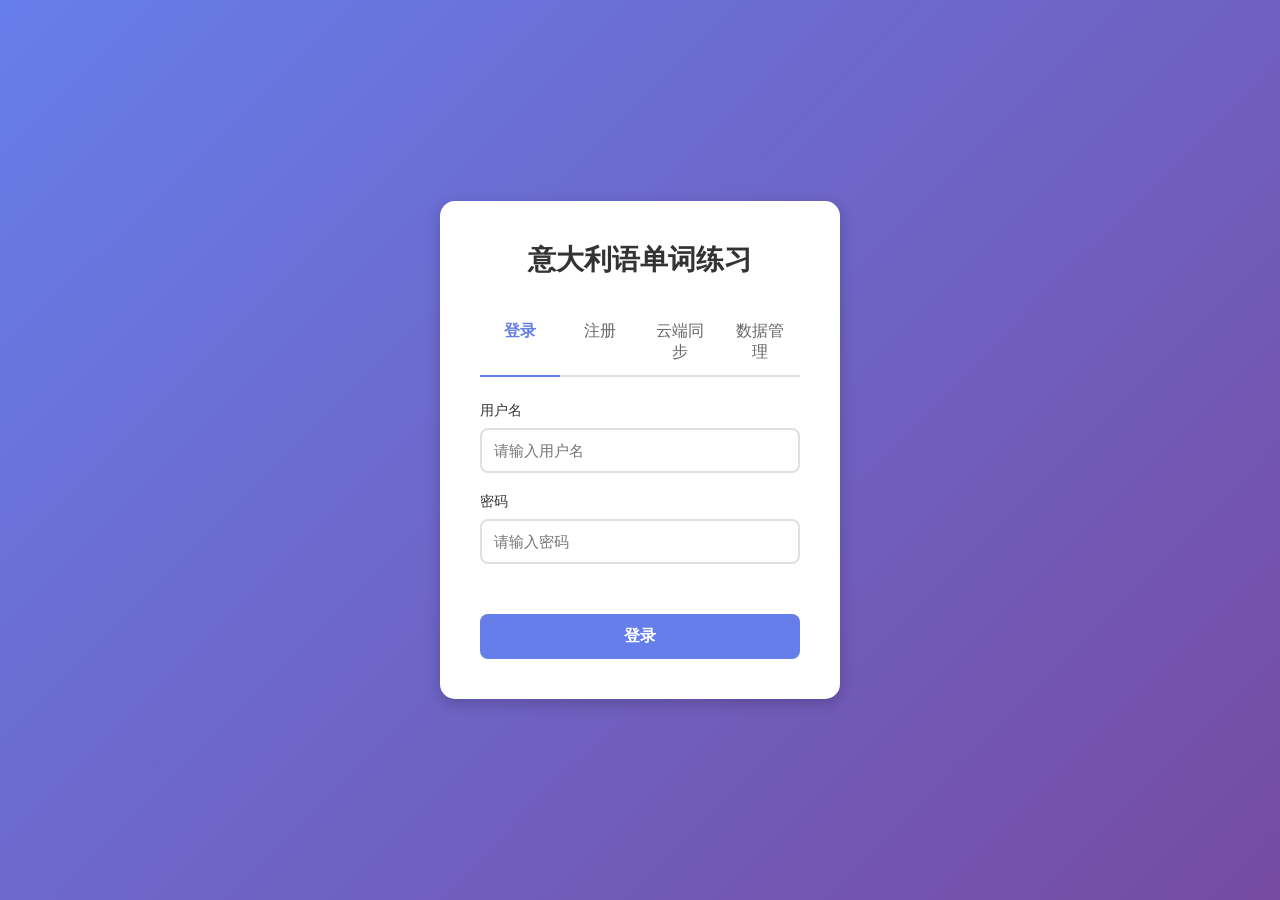
<file: levels.html>
<!DOCTYPE html>
<html lang="zh-CN">
<head>
    <meta charset="UTF-8">
    <meta name="viewport" content="width=device-width, initial-scale=1.0">
    <title>意大利语单词练习 - 选择等级</title>
    <style>
        * {
            margin: 0;
            padding: 0;
            box-sizing: border-box;
        }

        body {
            font-family: 'Microsoft YaHei', Arial, sans-serif;
            background: linear-gradient(135deg, #667eea 0%, #764ba2 100%);
            min-height: 100vh;
            padding: 20px;
        }

        .header {
            margin-bottom: 40px;
            display: flex;
            justify-content: flex-end;
            align-items: center;
        }

        .user-info {
            display: flex;
            align-items: center;
            gap: 15px;
        }

        .username {
            font-size: 16px;
            color: white;
            text-shadow: 0 1px 2px rgba(0,0,0,0.2);
        }

        .logout-button {
            background: rgba(255,255,255,0.9);
            border: none;
            border-radius: 8px;
            padding: 10px 20px;
            font-size: 16px;
            color: #667eea;
            cursor: pointer;
            transition: all 0.3s ease;
            box-shadow: 0 2px 8px rgba(0, 0, 0, 0.15);
        }

        .logout-button:hover {
            background: white;
            transform: translateY(-2px);
            box-shadow: 0 4px 12px rgba(0, 0, 0, 0.2);
        }

        .main-container {
            max-width: 600px;
            margin: 0 auto;
            background: white;
            border-radius: 15px;
            padding: 40px;
            box-shadow: 0 4px 15px rgba(0, 0, 0, 0.2);
        }

        .page-title {
            font-size: 28px;
            font-weight: bold;
            color: #333;
            text-align: center;
            margin-bottom: 10px;
        }

        .page-subtitle {
            font-size: 16px;
            color: #666;
            text-align: center;
            margin-bottom: 40px;
        }

        .level-buttons {
            display: flex;
            flex-direction: column;
            gap: 16px;
        }

        .level-button {
            display: block;
            width: 100%;
            padding: 18px 24px;
            font-size: 20px;
            font-weight: bold;
            color: white;
            background: linear-gradient(135deg, #667eea 0%, #764ba2 100%);
            border: none;
            border-radius: 12px;
            cursor: pointer;
            text-align: center;
            text-decoration: none;
            transition: all 0.3s ease;
            box-shadow: 0 4px 12px rgba(102, 126, 234, 0.4);
        }

        .level-button:hover {
            transform: translateY(-2px);
            box-shadow: 0 6px 20px rgba(102, 126, 234, 0.5);
        }
    </style>
</head>
<body>
    <div class="header">
        <div class="user-info">
            <span class="username" id="usernameDisplay"></span>
            <button class="logout-button" onclick="handleLogout()">登出</button>
        </div>
    </div>

    <div class="main-container">
        <h1 class="page-title">意大利语单词练习</h1>
        <p class="page-subtitle">请选择要练习的等级</p>
        <div class="level-buttons">
            <a href="a1.html" class="level-button">A1</a>
            <a href="a2.html" class="level-button">A2</a>
            <a href="b1.html" class="level-button">B1</a>
            <a href="b2.html" class="level-button">B2</a>
        </div>
    </div>

    <script src="js/user-manager.js"></script>
    <script>
        // 检查登录状态
        if (!userManager.isLoggedIn()) {
            window.location.href = 'login.html';
        } else {
            const username = userManager.getCurrentUser();
            document.getElementById('usernameDisplay').textContent = `用户：${username}`;
        }

        function handleLogout() {
            if (confirm('确定要登出吗？')) {
                userManager.logout();
                window.location.href = 'login.html';
            }
        }
    </script>
</body>
</html>
</file>
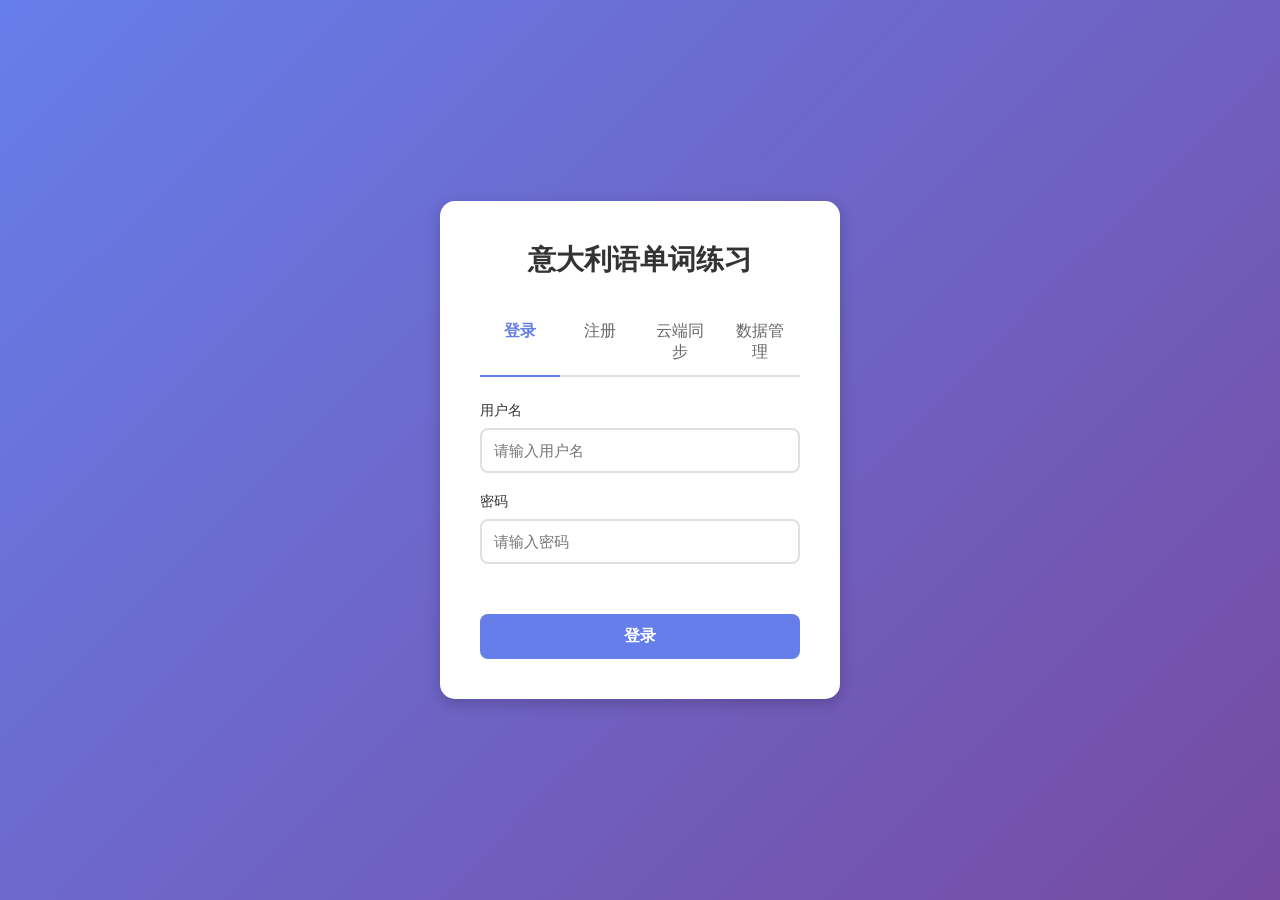
<file: login.html>
<!DOCTYPE html>
<html lang="zh-CN">
<head>
    <meta charset="UTF-8">
    <meta name="viewport" content="width=device-width, initial-scale=1.0">
    <title>登录/注册</title>
    <style>
        * {
            margin: 0;
            padding: 0;
            box-sizing: border-box;
        }

        body {
            font-family: 'Microsoft YaHei', Arial, sans-serif;
            background: linear-gradient(135deg, #667eea 0%, #764ba2 100%);
            min-height: 100vh;
            display: flex;
            justify-content: center;
            align-items: center;
            padding: 20px;
        }

        .login-container {
            background: white;
            border-radius: 15px;
            padding: 40px;
            box-shadow: 0 4px 15px rgba(0, 0, 0, 0.2);
            width: 100%;
            max-width: 400px;
        }

        .title {
            font-size: 28px;
            font-weight: bold;
            color: #333;
            text-align: center;
            margin-bottom: 30px;
        }

        .tabs {
            display: flex;
            margin-bottom: 25px;
            border-bottom: 2px solid #e0e0e0;
        }

        .tab {
            flex: 1;
            padding: 12px;
            text-align: center;
            cursor: pointer;
            font-size: 16px;
            color: #666;
            transition: all 0.3s ease;
            border-bottom: 2px solid transparent;
            margin-bottom: -2px;
        }

        .tab.active {
            color: #667eea;
            border-bottom-color: #667eea;
            font-weight: bold;
        }

        .form-group {
            margin-bottom: 20px;
        }

        .form-label {
            display: block;
            margin-bottom: 8px;
            color: #333;
            font-size: 14px;
            font-weight: 500;
        }

        .form-input {
            width: 100%;
            padding: 12px;
            border: 2px solid #e0e0e0;
            border-radius: 8px;
            font-size: 15px;
            transition: border-color 0.3s ease;
        }

        .form-input:focus {
            outline: none;
            border-color: #667eea;
        }

        .submit-button {
            width: 100%;
            padding: 12px;
            background: #667eea;
            color: white;
            border: none;
            border-radius: 8px;
            font-size: 16px;
            font-weight: bold;
            cursor: pointer;
            transition: all 0.3s ease;
            margin-top: 10px;
        }

        .submit-button:hover {
            background: #5568d3;
            transform: translateY(-2px);
        }

        .submit-button:disabled {
            background: #ccc;
            cursor: not-allowed;
            transform: none;
        }

        .error-message {
            color: #e74c3c;
            font-size: 13px;
            margin-top: 5px;
            min-height: 20px;
        }

        .success-message {
            color: #27ae60;
            font-size: 13px;
            margin-top: 5px;
            min-height: 20px;
        }

        .hidden {
            display: none;
        }
    </style>
</head>
<body>
    <div class="login-container">
        <div class="title">意大利语单词练习</div>
        
        <div class="tabs">
            <div class="tab active" id="loginTab" onclick="switchTab('login')">登录</div>
            <div class="tab" id="registerTab" onclick="switchTab('register')">注册</div>
            <div class="tab" id="cloudTab" onclick="switchTab('cloud')">云端同步</div>
            <div class="tab" id="dataTab" onclick="switchTab('data')">数据管理</div>
        </div>

        <!-- 登录表单 -->
        <div id="loginForm">
            <div class="form-group">
                <label class="form-label">用户名</label>
                <input type="text" class="form-input" id="loginUsername" placeholder="请输入用户名">
            </div>
            <div class="form-group">
                <label class="form-label">密码</label>
                <input type="password" class="form-input" id="loginPassword" placeholder="请输入密码">
            </div>
            <div class="error-message" id="loginError"></div>
            <button class="submit-button" onclick="handleLogin()">登录</button>
        </div>

        <!-- 注册表单 -->
        <div id="registerForm" class="hidden">
            <div class="form-group">
                <label class="form-label">用户名</label>
                <input type="text" class="form-input" id="registerUsername" placeholder="至少3个字符">
            </div>
            <div class="form-group">
                <label class="form-label">密码</label>
                <input type="password" class="form-input" id="registerPassword" placeholder="至少6个字符">
            </div>
            <div class="form-group">
                <label class="form-label">确认密码</label>
                <input type="password" class="form-input" id="registerPasswordConfirm" placeholder="请再次输入密码">
            </div>
            <div class="error-message" id="registerError"></div>
            <div class="success-message" id="registerSuccess"></div>
            <button class="submit-button" onclick="handleRegister()">注册</button>
        </div>

        <!-- 云端同步表单 -->
        <div id="cloudForm" class="hidden">
            <div style="background: #f0f7ff; padding: 15px; border-radius: 8px; margin-bottom: 20px; border-left: 4px solid #667eea;">
                <div style="font-size: 14px; color: #333; line-height: 1.6;">
                    <strong>什么是云端同步？</strong><br>
                    启用云端同步后，您的学习数据（账号信息、学习进度、错题本）将自动保存到GitHub云端，即使清理浏览器缓存也不会丢失数据，还可以在不同设备间同步。
                    <br><br>
                    <strong style="color: #27ae60;">✓ 只需点击一次按钮</strong> - 自动授权并启用云端同步，之后数据会自动同步，无需额外操作。
                </div>
            </div>

            <!-- 一键授权界面 -->
            <div id="oauthContainer">
                <button class="submit-button" onclick="handleOneClickAuth()" id="oneClickAuthBtn" style="background: #24292e; display: flex; align-items: center; justify-content: center; gap: 10px;">
                    <svg width="20" height="20" fill="white" viewBox="0 0 24 24"><path d="M12 0c-6.626 0-12 5.373-12 12 0 5.302 3.438 9.8 8.207 11.387.599.111.793-.261.793-.577v-2.234c-3.338.726-4.033-1.416-4.033-1.416-.546-1.387-1.333-1.756-1.333-1.756-1.089-.745.083-.729.083-.729 1.205.084 1.839 1.237 1.839 1.237 1.07 1.834 2.807 1.304 3.492.997.107-.775.418-1.305.762-1.604-2.665-.305-5.467-1.334-5.467-5.931 0-1.311.469-2.381 1.236-3.221-.124-.303-.535-1.524.117-3.176 0 0 1.008-.322 3.301 1.23.957-.266 1.983-.399 3.003-.404 1.02.005 2.047.138 3.006.404 2.291-1.552 3.297-1.23 3.297-1.23.653 1.653.242 2.874.118 3.176.77.84 1.235 1.911 1.235 3.221 0 4.609-2.807 5.624-5.479 5.921.43.372.823 1.102.823 2.222v3.293c0 .319.192.694.801.576 4.765-1.589 8.199-6.086 8.199-11.386 0-6.627-5.373-12-12-12z"/></svg>
                    <span>使用 GitHub 一键启用云端同步</span>
                </button>

                <!-- 设备授权流程界面 -->
                <div id="deviceAuthContainer" style="display: none; margin-top: 20px; padding: 20px; background: #f9f9f9; border-radius: 8px;">
                    <div style="text-align: center; margin-bottom: 15px;">
                        <div style="font-size: 18px; font-weight: bold; margin-bottom: 10px;">请完成以下步骤：</div>
                    </div>
                    <div style="background: white; padding: 15px; border-radius: 8px; margin-bottom: 15px; border: 2px solid #667eea;">
                        <div style="font-size: 16px; font-weight: bold; margin-bottom: 8px; color: #667eea;">步骤 1：访问授权页面</div>
                        <a id="authLink" href="#" target="_blank" style="color: #667eea; font-size: 14px; word-break: break-all;">点击这里打开GitHub授权页面</a>
                    </div>
                    <div style="background: white; padding: 15px; border-radius: 8px; margin-bottom: 15px; border: 2px solid #667eea;">
                        <div style="font-size: 16px; font-weight: bold; margin-bottom: 8px; color: #667eea;">步骤 2：输入授权代码</div>
                        <div style="font-size: 24px; font-weight: bold; letter-spacing: 5px; text-align: center; padding: 10px; background: #f0f0f0; border-radius: 5px; font-family: monospace;" id="userCodeDisplay"></div>
                        <div style="font-size: 12px; color: #666; margin-top: 5px; text-align: center;">在新打开的页面中输入上面的代码</div>
                    </div>
                    <div style="text-align: center; color: #666; font-size: 14px;">
                        <div id="authStatus">正在等待您完成授权...</div>
                        <div id="authProgress" style="margin-top: 10px; font-size: 12px; color: #999;"></div>
                    </div>
                </div>
            </div>

            <!-- 高级选项（手动输入Token） -->
            <div style="margin-top: 20px; padding-top: 20px; border-top: 1px solid #e0e0e0;">
                <div style="font-size: 12px; color: #666; margin-bottom: 10px; cursor: pointer;" onclick="toggleAdvancedOptions()">
                    <span id="advancedToggle">▶ 高级选项：手动输入Token</span>
                </div>
                <div id="advancedOptions" style="display: none;">
                    <div class="form-group">
                        <label class="form-label">GitHub Personal Access Token</label>
                        <input type="password" class="form-input" id="githubToken" placeholder="请输入GitHub Token">
                        <div style="font-size: 12px; color: #666; margin-top: 5px;">
                            如何获取Token？<a href="https://github.com/settings/tokens/new" target="_blank" style="color: #667eea;">点击这里创建</a>
                            <br>在创建Token时，请勾选 <code>gist</code> 权限
                        </div>
                    </div>
                    <button class="submit-button" onclick="handleEnableCloudSync()" id="enableCloudBtn" style="background: #6c757d;">使用Token启用</button>
                </div>
            </div>

            <div id="cloudStatus" style="margin-bottom: 15px; padding: 10px; border-radius: 8px; display: none;">
                <div id="cloudStatusText" style="font-size: 14px;"></div>
            </div>

            <div class="error-message" id="cloudError"></div>
            <div class="success-message" id="cloudSuccess"></div>

            <button class="submit-button" onclick="handleDisableCloudSync()" id="disableCloudBtn" style="background: #e74c3c; margin-top: 10px; display: none;">禁用云端同步</button>
            <button class="submit-button" onclick="handleSyncFromCloud()" id="syncFromCloudBtn" style="background: #27ae60; margin-top: 10px; display: none;">手动从云端同步</button>
            <div style="font-size: 12px; color: #666; margin-top: 8px; text-align: center; display: none;" id="autoSyncNote">
                提示：数据会自动同步，"手动从云端同步"仅用于强制获取云端最新数据
            </div>
        </div>

        <!-- 数据管理表单 -->
        <div id="dataForm" class="hidden">
            <div style="background: #f0f7ff; padding: 15px; border-radius: 8px; margin-bottom: 20px; border-left: 4px solid #667eea;">
                <div style="font-size: 14px; color: #333; line-height: 1.6;">
                    <strong>数据备份与恢复</strong><br>
                    您可以导出所有数据到本地文件，也可以从备份文件恢复数据。这样即使清理浏览器缓存，也可以恢复您的学习进度。
                </div>
            </div>

            <div class="form-group">
                <label class="form-label">导出数据</label>
                <div style="font-size: 14px; color: #666; margin-bottom: 10px;">
                    点击下方按钮，将您的所有数据（账号信息、学习进度、错题本）导出为JSON文件并下载到本地。
                </div>
                <button class="submit-button" onclick="handleExportData()" style="background: #27ae60;">
                    📥 导出数据到文件
                </button>
            </div>

            <div class="form-group" style="margin-top: 30px; padding-top: 20px; border-top: 1px solid #e0e0e0;">
                <label class="form-label">导入数据</label>
                <div style="font-size: 14px; color: #666; margin-bottom: 10px;">
                    选择之前导出的备份文件，恢复您的所有数据。
                </div>
                <input type="file" id="importFileInput" accept=".json" style="display: none;" onchange="handleImportData(event)">
                <button class="submit-button" onclick="document.getElementById('importFileInput').click()" style="background: #3498db;">
                    📤 从文件导入数据
                </button>
                <div style="font-size: 12px; color: #666; margin-top: 8px;">
                    注意：导入数据会合并现有数据，不会删除现有账号
                </div>
            </div>

            <div class="error-message" id="dataError"></div>
            <div class="success-message" id="dataSuccess"></div>
        </div>
    </div>

    <script src="js/user-manager.js"></script>
    <script src="js/supabase-storage-manager.js"></script>
    <script src="js/cloud-storage-manager.js"></script>
    <script src="js/data-file-manager.js"></script>
    <script>
        // 如果已登录，跳转到选择等级页
        if (userManager.isLoggedIn()) {
            window.location.href = 'levels.html';
        }

        // 切换标签
        function switchTab(tab) {
            const loginTab = document.getElementById('loginTab');
            const registerTab = document.getElementById('registerTab');
            const cloudTab = document.getElementById('cloudTab');
            const dataTab = document.getElementById('dataTab');
            const loginForm = document.getElementById('loginForm');
            const registerForm = document.getElementById('registerForm');
            const cloudForm = document.getElementById('cloudForm');
            const dataForm = document.getElementById('dataForm');
            const loginError = document.getElementById('loginError');
            const registerError = document.getElementById('registerError');
            const registerSuccess = document.getElementById('registerSuccess');
            const cloudError = document.getElementById('cloudError');
            const cloudSuccess = document.getElementById('cloudSuccess');
            const dataError = document.getElementById('dataError');
            const dataSuccess = document.getElementById('dataSuccess');

            // 清空错误信息
            loginError.textContent = '';
            registerError.textContent = '';
            registerSuccess.textContent = '';
            cloudError.textContent = '';
            cloudSuccess.textContent = '';
            dataError.textContent = '';
            dataSuccess.textContent = '';

            // 重置所有标签和表单
            loginTab.classList.remove('active');
            registerTab.classList.remove('active');
            cloudTab.classList.remove('active');
            dataTab.classList.remove('active');
            loginForm.classList.add('hidden');
            registerForm.classList.add('hidden');
            cloudForm.classList.add('hidden');
            dataForm.classList.add('hidden');

            if (tab === 'login') {
                loginTab.classList.add('active');
                loginForm.classList.remove('hidden');
            } else if (tab === 'register') {
                registerTab.classList.add('active');
                registerForm.classList.remove('hidden');
            } else if (tab === 'cloud') {
                cloudTab.classList.add('active');
                cloudForm.classList.remove('hidden');
                updateCloudSyncUI();
            } else if (tab === 'data') {
                dataTab.classList.add('active');
                dataForm.classList.remove('hidden');
            }
        }

        // 更新云端同步UI
        function updateCloudSyncUI() {
            const isEnabled = typeof cloudStorageManager !== 'undefined' && cloudStorageManager.isCloudSyncEnabled();
            const tokenInput = document.getElementById('githubToken');
            const enableBtn = document.getElementById('enableCloudBtn');
            const disableBtn = document.getElementById('disableCloudBtn');
            const syncFromCloudBtn = document.getElementById('syncFromCloudBtn');
            const oneClickBtn = document.getElementById('oneClickAuthBtn');
            const oauthContainer = document.getElementById('oauthContainer');
            const deviceAuthContainer = document.getElementById('deviceAuthContainer');
            const cloudStatus = document.getElementById('cloudStatus');
            const cloudStatusText = document.getElementById('cloudStatusText');

            if (isEnabled) {
                tokenInput.value = ''; // 不显示token
                tokenInput.disabled = true;
                enableBtn.style.display = 'none';
                oneClickBtn.style.display = 'none';
                deviceAuthContainer.style.display = 'none';
                disableBtn.style.display = 'block';
                syncFromCloudBtn.style.display = 'block';
                document.getElementById('autoSyncNote').style.display = 'block';
                cloudStatus.style.display = 'block';
                cloudStatus.style.background = '#d4edda';
                cloudStatus.style.border = '1px solid #c3e6cb';
                cloudStatusText.innerHTML = '✓ 云端同步已启用<br><small>您的数据会自动同步到GitHub云端，无需手动操作</small>';
            } else {
                tokenInput.value = '';
                tokenInput.disabled = false;
                enableBtn.style.display = 'block';
                oneClickBtn.style.display = 'block';
                oneClickBtn.disabled = false;
                deviceAuthContainer.style.display = 'none';
                disableBtn.style.display = 'none';
                syncFromCloudBtn.style.display = 'none';
                document.getElementById('autoSyncNote').style.display = 'none';
                cloudStatus.style.display = 'none';
            }
        }

        // 处理登录
        async function handleLogin() {
            const username = document.getElementById('loginUsername').value.trim();
            const password = document.getElementById('loginPassword').value;
            const errorDiv = document.getElementById('loginError');

            errorDiv.textContent = '';

            if (!username || !password) {
                errorDiv.textContent = '请输入用户名和密码';
                return;
            }

            // ⚠️ 重要：先尝试从云端恢复数据（这样新设备也能登录）
            if (typeof supabaseStorageManager !== 'undefined' && supabaseStorageManager.isConfigured()) {
                try {
                    console.log('📥 登录前先从云端恢复数据（支持跨设备登录）...');
                    const restoreResult = await supabaseStorageManager.restoreAllDataFromCloud();
                    if (restoreResult.success) {
                        console.log('✅ 云端数据恢复成功，现在可以验证登录');
                    } else {
                        console.warn('⚠️ 云端数据恢复失败（可能云端没有数据）:', restoreResult.message);
                    }
                } catch (error) {
                    console.warn('⚠️ 从云端恢复数据时出错:', error);
                }
            }
            
            // 如果启用了GitHub云端同步，也先恢复数据
            if (typeof cloudStorageManager !== 'undefined' && cloudStorageManager.isCloudSyncEnabled()) {
                try {
                    await cloudStorageManager.syncFromCloud();
                } catch (error) {
                    console.warn('⚠️ GitHub云端同步失败:', error);
                }
            }
            
            // 现在尝试登录（云端数据已恢复，应该能找到用户）
            const result = await userManager.login(username, password);
            if (result.success) {
                // 登录成功后，再次同步到云端（确保数据最新）
                if (typeof supabaseStorageManager !== 'undefined' && supabaseStorageManager.isConfigured()) {
                    try {
                        await supabaseStorageManager.syncAllDataToCloud();
                    } catch (error) {
                        console.warn('⚠️ 登录后同步到云端失败:', error);
                    }
                }
                // 登录成功，跳转到选择等级页
                window.location.href = 'levels.html';
            } else {
                errorDiv.textContent = result.message;
            }
        }

        // 处理注册
        async function handleRegister() {
            const username = document.getElementById('registerUsername').value.trim();
            const password = document.getElementById('registerPassword').value;
            const passwordConfirm = document.getElementById('registerPasswordConfirm').value;
            const errorDiv = document.getElementById('registerError');
            const successDiv = document.getElementById('registerSuccess');

            errorDiv.textContent = '';
            successDiv.textContent = '';

            // 验证密码确认
            if (password !== passwordConfirm) {
                errorDiv.textContent = '两次输入的密码不一致';
                return;
            }

            const result = await userManager.register(username, password);
            if (result.success) {
                successDiv.textContent = result.message;
                // 延迟跳转，让用户看到成功消息
                setTimeout(() => {
                    window.location.href = 'levels.html';
                }, 1000);
            } else {
                errorDiv.textContent = result.message;
            }
        }

        // 一键授权（使用Device Flow）
        async function handleOneClickAuth() {
            const errorDiv = document.getElementById('cloudError');
            const successDiv = document.getElementById('cloudSuccess');
            const oneClickBtn = document.getElementById('oneClickAuthBtn');
            const oauthContainer = document.getElementById('oauthContainer');
            const deviceAuthContainer = document.getElementById('deviceAuthContainer');

            errorDiv.textContent = '';
            successDiv.textContent = '';
            
            // 禁用按钮
            oneClickBtn.disabled = true;
            oneClickBtn.textContent = '正在启动授权...';

            try {
                // 启动Device Flow
                const deviceFlowResult = await cloudStorageManager.startDeviceFlow();
                
                if (!deviceFlowResult.success) {
                    errorDiv.textContent = deviceFlowResult.message || '启动授权失败';
                    oneClickBtn.disabled = false;
                    oneClickBtn.innerHTML = '<svg width="20" height="20" fill="white" viewBox="0 0 24 24"><path d="M12 0c-6.626 0-12 5.373-12 12 0 5.302 3.438 9.8 8.207 11.387.599.111.793-.261.793-.577v-2.234c-3.338.726-4.033-1.416-4.033-1.416-.546-1.387-1.333-1.756-1.333-1.756-1.089-.745.083-.729.083-.729 1.205.084 1.839 1.237 1.839 1.237 1.07 1.834 2.807 1.304 3.492.997.107-.775.418-1.305.762-1.604-2.665-.305-5.467-1.334-5.467-5.931 0-1.311.469-2.381 1.236-3.221-.124-.303-.535-1.524.117-3.176 0 0 1.008-.322 3.301 1.23.957-.266 1.983-.399 3.003-.404 1.02.005 2.047.138 3.006.404 2.291-1.552 3.297-1.23 3.297-1.23.653 1.653.242 2.874.118 3.176.77.84 1.235 1.911 1.235 3.221 0 4.609-2.807 5.624-5.479 5.921.43.372.823 1.102.823 2.222v3.293c0 .319.192.694.801.576 4.765-1.589 8.199-6.086 8.199-11.386 0-6.627-5.373-12-12-12z"/></svg><span>使用 GitHub 一键启用云端同步</span>';
                    return;
                }

                // 显示授权界面
                const authLink = document.getElementById('authLink');
                const userCodeDisplay = document.getElementById('userCodeDisplay');
                const authStatus = document.getElementById('authStatus');
                const authProgress = document.getElementById('authProgress');

                authLink.href = deviceFlowResult.verificationUri;
                userCodeDisplay.textContent = deviceFlowResult.userCode;
                
                // 打开授权页面
                window.open(deviceFlowResult.verificationUri, '_blank');
                
                // 显示授权界面
                oneClickBtn.style.display = 'none';
                deviceAuthContainer.style.display = 'block';
                
                authStatus.textContent = '正在等待您完成授权...';
                authProgress.textContent = '请在打开的页面中输入上面的代码，然后点击"Authorize"按钮';

                // 开始轮询获取token
                const tokenResult = await cloudStorageManager.pollForToken(
                    deviceFlowResult.deviceCode, 
                    deviceFlowResult.interval
                );

                if (tokenResult.success) {
                    // 保存token
                    cloudStorageManager.setGithubToken(tokenResult.token);

                    // 尝试创建或获取Gist
                    const syncResult = await cloudStorageManager.syncToCloud();
                    
                    if (syncResult.success) {
                        successDiv.textContent = '✓ 云端同步已启用！您的数据将自动同步到云端，无需额外操作。';
                        updateCloudSyncUI();
                        deviceAuthContainer.style.display = 'none';
                        oneClickBtn.style.display = 'none';
                    } else {
                        errorDiv.textContent = syncResult.message || '启用云端同步失败';
                        cloudStorageManager.setGithubToken(null);
                        deviceAuthContainer.style.display = 'none';
                        oneClickBtn.style.display = 'block';
                        oneClickBtn.disabled = false;
                        oneClickBtn.innerHTML = '<svg width="20" height="20" fill="white" viewBox="0 0 24 24"><path d="M12 0c-6.626 0-12 5.373-12 12 0 5.302 3.438 9.8 8.207 11.387.599.111.793-.261.793-.577v-2.234c-3.338.726-4.033-1.416-4.033-1.416-.546-1.387-1.333-1.756-1.333-1.756-1.089-.745.083-.729.083-.729 1.205.084 1.839 1.237 1.839 1.237 1.07 1.834 2.807 1.304 3.492.997.107-.775.418-1.305.762-1.604-2.665-.305-5.467-1.334-5.467-5.931 0-1.311.469-2.381 1.236-3.221-.124-.303-.535-1.524.117-3.176 0 0 1.008-.322 3.301 1.23.957-.266 1.983-.399 3.003-.404 1.02.005 2.047.138 3.006.404 2.291-1.552 3.297-1.23 3.297-1.23.653 1.653.242 2.874.118 3.176.77.84 1.235 1.911 1.235 3.221 0 4.609-2.807 5.624-5.479 5.921.43.372.823 1.102.823 2.222v3.293c0 .319.192.694.801.576 4.765-1.589 8.199-6.086 8.199-11.386 0-6.627-5.373-12-12-12z"/></svg><span>使用 GitHub 一键启用云端同步</span>';
                    }
                } else {
                    errorDiv.textContent = tokenResult.message || '授权失败，请重试';
                    deviceAuthContainer.style.display = 'none';
                    oneClickBtn.style.display = 'block';
                    oneClickBtn.disabled = false;
                    oneClickBtn.innerHTML = '<svg width="20" height="20" fill="white" viewBox="0 0 24 24"><path d="M12 0c-6.626 0-12 5.373-12 12 0 5.302 3.438 9.8 8.207 11.387.599.111.793-.261.793-.577v-2.234c-3.338.726-4.033-1.416-4.033-1.416-.546-1.387-1.333-1.756-1.333-1.756-1.089-.745.083-.729.083-.729 1.205.084 1.839 1.237 1.839 1.237 1.07 1.834 2.807 1.304 3.492.997.107-.775.418-1.305.762-1.604-2.665-.305-5.467-1.334-5.467-5.931 0-1.311.469-2.381 1.236-3.221-.124-.303-.535-1.524.117-3.176 0 0 1.008-.322 3.301 1.23.957-.266 1.983-.399 3.003-.404 1.02.005 2.047.138 3.006.404 2.291-1.552 3.297-1.23 3.297-1.23.653 1.653.242 2.874.118 3.176.77.84 1.235 1.911 1.235 3.221 0 4.609-2.807 5.624-5.479 5.921.43.372.823 1.102.823 2.222v3.293c0 .319.192.694.801.576 4.765-1.589 8.199-6.086 8.199-11.386 0-6.627-5.373-12-12-12z"/></svg><span>使用 GitHub 一键启用云端同步</span>';
                }
            } catch (error) {
                errorDiv.textContent = '操作失败: ' + error.message;
                deviceAuthContainer.style.display = 'none';
                oneClickBtn.style.display = 'block';
                oneClickBtn.disabled = false;
                oneClickBtn.innerHTML = '<svg width="20" height="20" fill="white" viewBox="0 0 24 24"><path d="M12 0c-6.626 0-12 5.373-12 12 0 5.302 3.438 9.8 8.207 11.387.599.111.793-.261.793-.577v-2.234c-3.338.726-4.033-1.416-4.033-1.416-.546-1.387-1.333-1.756-1.333-1.756-1.089-.745.083-.729.083-.729 1.205.084 1.839 1.237 1.839 1.237 1.07 1.834 2.807 1.304 3.492.997.107-.775.418-1.305.762-1.604-2.665-.305-5.467-1.334-5.467-5.931 0-1.311.469-2.381 1.236-3.221-.124-.303-.535-1.524.117-3.176 0 0 1.008-.322 3.301 1.23.957-.266 1.983-.399 3.003-.404 1.02.005 2.047.138 3.006.404 2.291-1.552 3.297-1.23 3.297-1.23.653 1.653.242 2.874.118 3.176.77.84 1.235 1.911 1.235 3.221 0 4.609-2.807 5.624-5.479 5.921.43.372.823 1.102.823 2.222v3.293c0 .319.192.694.801.576 4.765-1.589 8.199-6.086 8.199-11.386 0-6.627-5.373-12-12-12z"/></svg><span>使用 GitHub 一键启用云端同步</span>';
            }
        }

        // 切换高级选项
        function toggleAdvancedOptions() {
            const advancedOptions = document.getElementById('advancedOptions');
            const advancedToggle = document.getElementById('advancedToggle');
            if (advancedOptions.style.display === 'none') {
                advancedOptions.style.display = 'block';
                advancedToggle.textContent = '▼ 高级选项：手动输入Token';
            } else {
                advancedOptions.style.display = 'none';
                advancedToggle.textContent = '▶ 高级选项：手动输入Token';
            }
        }

        // 启用云端同步（手动输入Token）
        async function handleEnableCloudSync() {
            const token = document.getElementById('githubToken').value.trim();
            const errorDiv = document.getElementById('cloudError');
            const successDiv = document.getElementById('cloudSuccess');

            errorDiv.textContent = '';
            successDiv.textContent = '';

            if (!token) {
                errorDiv.textContent = '请输入GitHub Token';
                return;
            }

            try {
                // 保存token
                cloudStorageManager.setGithubToken(token);

                // 尝试创建或获取Gist
                const result = await cloudStorageManager.syncToCloud();
                
                if (result.success) {
                    successDiv.textContent = '云端同步已启用！您的数据将自动同步到云端，无需额外操作。';
                    updateCloudSyncUI();
                } else {
                    errorDiv.textContent = result.message || '启用云端同步失败';
                    cloudStorageManager.setGithubToken(null);
                }
            } catch (error) {
                errorDiv.textContent = '操作失败: ' + error.message;
                cloudStorageManager.setGithubToken(null);
            }
        }

        // 禁用云端同步
        function handleDisableCloudSync() {
            if (confirm('确定要禁用云端同步吗？禁用后数据将只保存在本地浏览器中。')) {
                cloudStorageManager.clearCloudSync();
                updateCloudSyncUI();
                document.getElementById('cloudSuccess').textContent = '云端同步已禁用';
            }
        }

        // 从云端同步
        async function handleSyncFromCloud() {
            const errorDiv = document.getElementById('cloudError');
            const successDiv = document.getElementById('cloudSuccess');

            errorDiv.textContent = '';
            successDiv.textContent = '正在同步...';

            try {
                const result = await cloudStorageManager.syncFromCloud();
                
                if (result.success) {
                    successDiv.textContent = '云端同步成功！';
                    setTimeout(() => {
                        window.location.reload();
                    }, 1500);
                } else {
                    errorDiv.textContent = result.message || '云端同步失败';
                    successDiv.textContent = '';
                }
            } catch (error) {
                errorDiv.textContent = '同步失败: ' + error.message;
                successDiv.textContent = '';
            }
        }

        // 导出数据
        function handleExportData() {
            const errorDiv = document.getElementById('dataError');
            const successDiv = document.getElementById('dataSuccess');

            errorDiv.textContent = '';
            successDiv.textContent = '';

            try {
                const result = dataFileManager.exportAllData();
                
                if (result.success) {
                    successDiv.textContent = '数据导出成功！文件已下载到您的设备。';
                } else {
                    errorDiv.textContent = result.message || '导出失败';
                }
            } catch (error) {
                errorDiv.textContent = '导出失败: ' + error.message;
            }
        }

        // 导入数据
        async function handleImportData(event) {
            const file = event.target.files[0];
            const errorDiv = document.getElementById('dataError');
            const successDiv = document.getElementById('dataSuccess');

            errorDiv.textContent = '';
            successDiv.textContent = '';

            if (!file) {
                return;
            }

            if (!file.name.endsWith('.json')) {
                errorDiv.textContent = '请选择JSON格式的备份文件';
                return;
            }

            successDiv.textContent = '正在导入数据...';

            try {
                const result = await dataFileManager.importData(file);
                
                if (result.success) {
                    successDiv.textContent = '数据导入成功！页面将在2秒后刷新...';
                    setTimeout(() => {
                        window.location.reload();
                    }, 2000);
                } else {
                    errorDiv.textContent = result.message || '导入失败';
                    successDiv.textContent = '';
                }
            } catch (error) {
                errorDiv.textContent = '导入失败: ' + error.message;
                successDiv.textContent = '';
            }

            // 清空文件输入
            event.target.value = '';
        }

        // 支持回车键提交
        document.getElementById('loginUsername').addEventListener('keypress', (e) => {
            if (e.key === 'Enter') {
                document.getElementById('loginPassword').focus();
            }
        });

        document.getElementById('loginPassword').addEventListener('keypress', (e) => {
            if (e.key === 'Enter') {
                handleLogin();
            }
        });

        document.getElementById('registerUsername').addEventListener('keypress', (e) => {
            if (e.key === 'Enter') {
                document.getElementById('registerPassword').focus();
            }
        });

        document.getElementById('registerPassword').addEventListener('keypress', (e) => {
            if (e.key === 'Enter') {
                document.getElementById('registerPasswordConfirm').focus();
            }
        });

        document.getElementById('registerPasswordConfirm').addEventListener('keypress', (e) => {
            if (e.key === 'Enter') {
                handleRegister();
            }
        });
    </script>
</body>
</html>
</file>
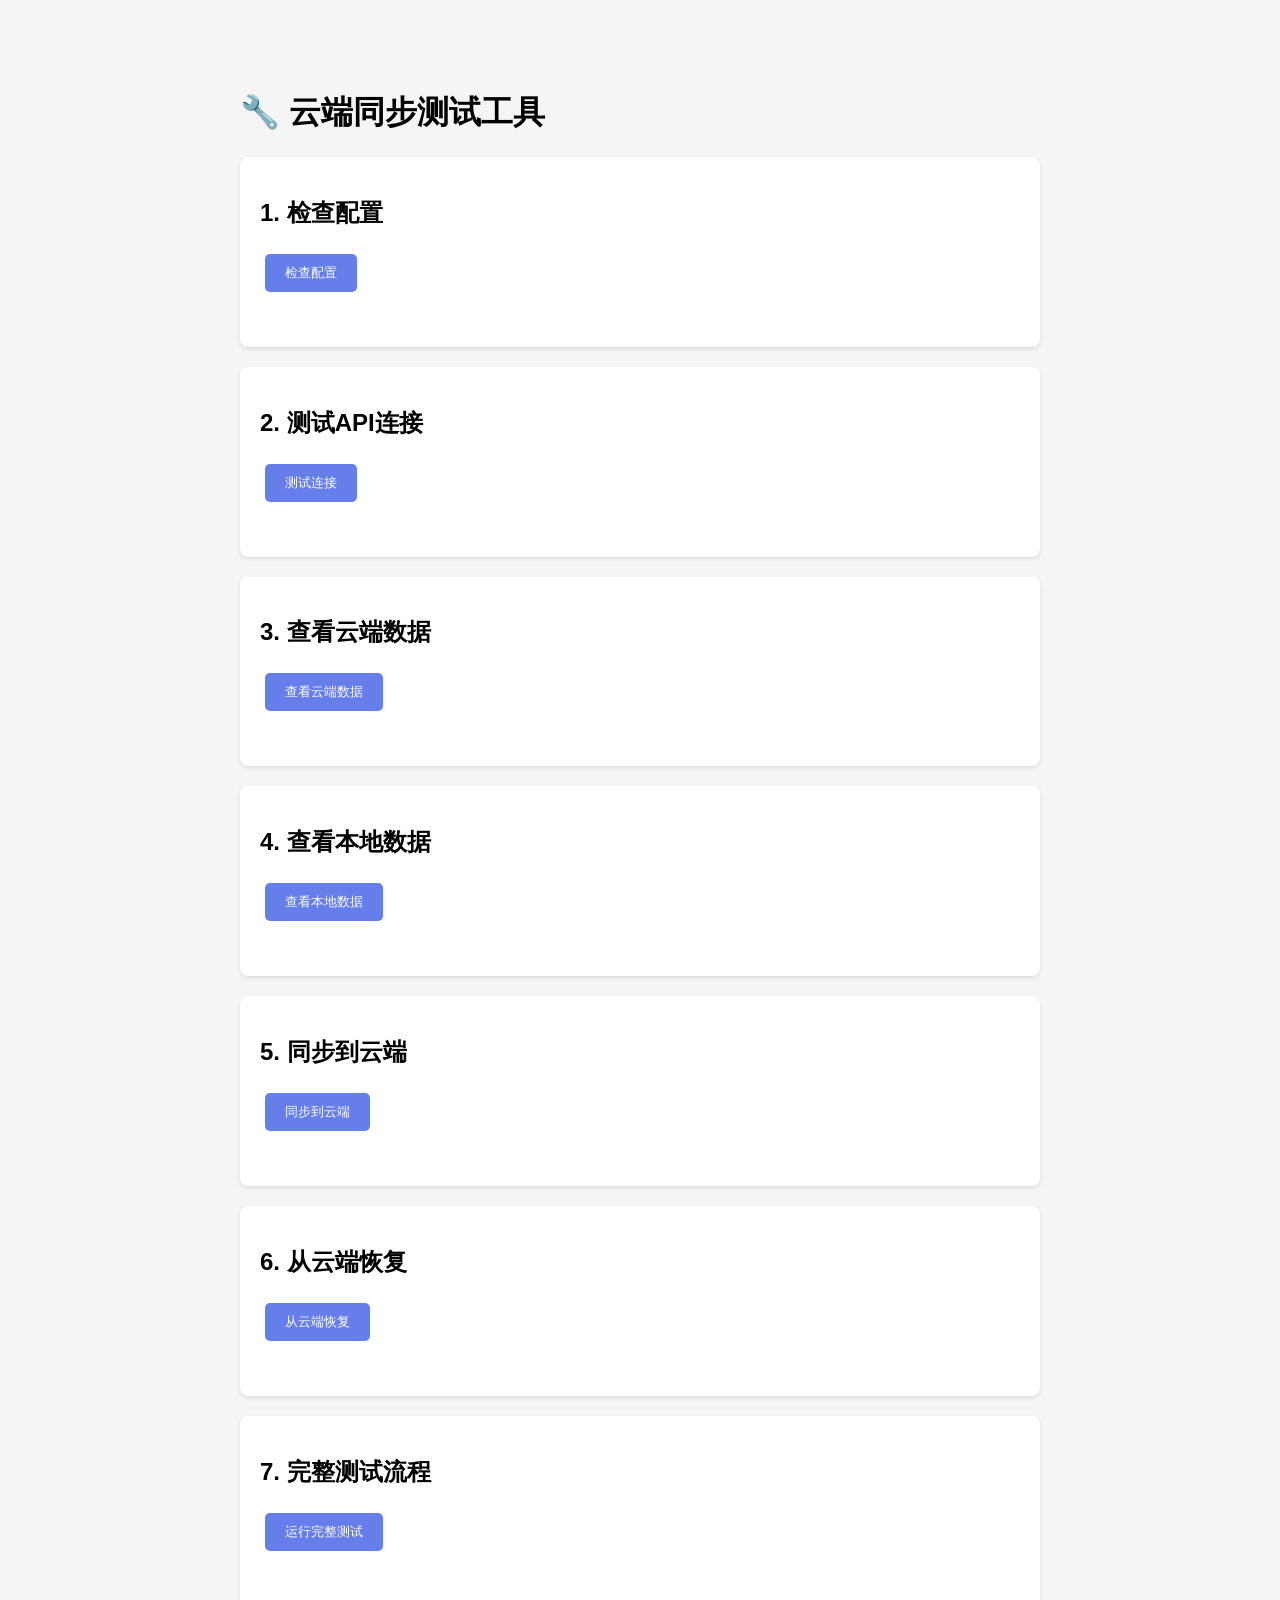
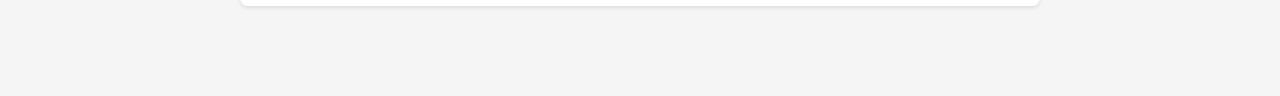
<file: test-sync.html>
<!DOCTYPE html>
<html lang="zh-CN">
<head>
    <meta charset="UTF-8">
    <meta name="viewport" content="width=device-width, initial-scale=1.0">
    <title>云端同步测试工具</title>
    <style>
        body {
            font-family: Arial, sans-serif;
            max-width: 800px;
            margin: 50px auto;
            padding: 20px;
            background: #f5f5f5;
        }
        .test-section {
            background: white;
            padding: 20px;
            margin: 20px 0;
            border-radius: 8px;
            box-shadow: 0 2px 4px rgba(0,0,0,0.1);
        }
        button {
            background: #667eea;
            color: white;
            border: none;
            padding: 10px 20px;
            border-radius: 5px;
            cursor: pointer;
            margin: 5px;
        }
        button:hover {
            background: #5568d3;
        }
        .result {
            margin-top: 10px;
            padding: 10px;
            border-radius: 5px;
            white-space: pre-wrap;
            font-family: monospace;
            font-size: 12px;
        }
        .success {
            background: #d4edda;
            color: #155724;
        }
        .error {
            background: #f8d7da;
            color: #721c24;
        }
        .info {
            background: #d1ecf1;
            color: #0c5460;
        }
    </style>
</head>
<body>
    <h1>🔧 云端同步测试工具</h1>
    
    <div class="test-section">
        <h2>1. 检查配置</h2>
        <button onclick="checkConfig()">检查配置</button>
        <div id="configResult" class="result"></div>
    </div>

    <div class="test-section">
        <h2>2. 测试API连接</h2>
        <button onclick="testConnection()">测试连接</button>
        <div id="connectionResult" class="result"></div>
    </div>

    <div class="test-section">
        <h2>3. 查看云端数据</h2>
        <button onclick="viewCloudData()">查看云端数据</button>
        <div id="cloudDataResult" class="result"></div>
    </div>

    <div class="test-section">
        <h2>4. 查看本地数据</h2>
        <button onclick="viewLocalData()">查看本地数据</button>
        <div id="localDataResult" class="result"></div>
    </div>

    <div class="test-section">
        <h2>5. 同步到云端</h2>
        <button onclick="syncToCloud()">同步到云端</button>
        <div id="syncToResult" class="result"></div>
    </div>

    <div class="test-section">
        <h2>6. 从云端恢复</h2>
        <button onclick="restoreFromCloud()">从云端恢复</button>
        <div id="restoreResult" class="result"></div>
    </div>

    <div class="test-section">
        <h2>7. 完整测试流程</h2>
        <button onclick="fullTest()">运行完整测试</button>
        <div id="fullTestResult" class="result"></div>
    </div>

    <script src="js/user-manager.js"></script>
    <script src="js/supabase-storage-manager.js"></script>
    <script>
        function showResult(elementId, message, type = 'info') {
            const element = document.getElementById(elementId);
            element.className = `result ${type}`;
            element.textContent = message;
        }

        async function checkConfig() {
            let result = '=== 配置检查 ===\n\n';
            
            // 检查Supabase配置
            if (typeof supabaseStorageManager !== 'undefined') {
                result += '✅ Supabase存储管理器已加载\n';
                result += `URL: ${supabaseStorageManager.supabaseUrl}\n`;
                result += `Key: ${supabaseStorageManager.supabaseKey.substring(0, 20)}...\n`;
                result += `表名: ${supabaseStorageManager.tableName}\n`;
                result += `已配置: ${supabaseStorageManager.isConfigured()}\n\n`;
            } else {
                result += '❌ Supabase存储管理器未加载\n\n';
            }

            // 检查用户管理器
            if (typeof userManager !== 'undefined') {
                result += '✅ 用户管理器已加载\n';
                const users = userManager.getAllUsers();
                result += `本地用户数: ${Object.keys(users).length}\n`;
                result += `当前用户: ${userManager.getCurrentUser() || '未登录'}\n`;
            } else {
                result += '❌ 用户管理器未加载\n';
            }

            showResult('configResult', result, 'info');
        }

        async function testConnection() {
            showResult('connectionResult', '正在测试连接...', 'info');
            
            try {
                const url = `${supabaseStorageManager.supabaseUrl}/rest/v1/${supabaseStorageManager.tableName}?limit=1`;
                const response = await fetch(url, {
                    headers: {
                        'apikey': supabaseStorageManager.supabaseKey,
                        'Authorization': `Bearer ${supabaseStorageManager.supabaseKey}`
                    }
                });

                let result = '=== 连接测试 ===\n\n';
                result += `状态码: ${response.status}\n`;
                result += `状态文本: ${response.statusText}\n\n`;

                if (response.ok) {
                    const data = await response.json();
                    result += '✅ 连接成功！\n';
                    result += `返回数据: ${JSON.stringify(data, null, 2)}\n`;
                    showResult('connectionResult', result, 'success');
                } else {
                    const error = await response.text();
                    result += '❌ 连接失败\n';
                    result += `错误信息: ${error}\n`;
                    showResult('connectionResult', result, 'error');
                }
            } catch (error) {
                showResult('connectionResult', `❌ 网络错误: ${error.message}`, 'error');
            }
        }

        async function viewCloudData() {
            showResult('cloudDataResult', '正在获取云端数据...', 'info');
            
            try {
                const result = await supabaseStorageManager.getUserDataFromCloud('_all_users_');
                
                let output = '=== 云端数据 ===\n\n';
                
                if (result.success) {
                    const data = result.data;
                    output += '✅ 获取成功\n\n';
                    output += `用户数量: ${Object.keys(data.users || {}).length}\n`;
                    output += `用户列表: ${Object.keys(data.users || {}).join(', ')}\n\n`;
                    output += `进度数据用户数: ${Object.keys(data.userProgress || {}).length}\n`;
                    output += `错题本用户数: ${Object.keys(data.userWrongWords || {}).length}\n\n`;
                    output += '完整数据:\n';
                    output += JSON.stringify(data, null, 2);
                    showResult('cloudDataResult', output, 'success');
                } else {
                    output += `❌ 获取失败: ${result.message}\n`;
                    showResult('cloudDataResult', output, 'error');
                }
            } catch (error) {
                showResult('cloudDataResult', `❌ 错误: ${error.message}`, 'error');
            }
        }

        function viewLocalData() {
            let result = '=== 本地数据 ===\n\n';
            
            // 用户数据
            const users = userManager.getAllUsers();
            result += `用户数量: ${Object.keys(users).length}\n`;
            result += `用户列表: ${Object.keys(users).join(', ')}\n`;
            result += `当前用户: ${userManager.getCurrentUser() || '未登录'}\n\n`;
            
            // 进度数据
            result += '学习进度:\n';
            for (const user in users) {
                const progressKey = `italian_vocabulary_progress_${user}`;
                const progress = localStorage.getItem(progressKey);
                if (progress) {
                    const data = JSON.parse(progress);
                    result += `  ${user}: ${Object.keys(data).length} 个等级\n`;
                }
            }
            
            // 错题本数据
            result += '\n错题本:\n';
            for (const user in users) {
                const wrongWordsKey = `italian_vocabulary_wrong_words_${user}`;
                const wrongWords = localStorage.getItem(wrongWordsKey);
                if (wrongWords) {
                    const data = JSON.parse(wrongWords);
                    result += `  ${user}: ${Object.keys(data).length} 个等级\n`;
                }
            }
            
            showResult('localDataResult', result, 'info');
        }

        async function syncToCloud() {
            showResult('syncToResult', '正在同步到云端...', 'info');
            
            try {
                const result = await supabaseStorageManager.syncAllDataToCloud();
                
                let output = '=== 同步到云端 ===\n\n';
                if (result.success) {
                    output += '✅ 同步成功！\n';
                    output += `消息: ${result.message}\n`;
                    showResult('syncToResult', output, 'success');
                } else {
                    output += `❌ 同步失败\n`;
                    output += `错误: ${result.message}\n`;
                    if (result.status) {
                        output += `状态码: ${result.status}\n`;
                    }
                    showResult('syncToResult', output, 'error');
                }
            } catch (error) {
                showResult('syncToResult', `❌ 错误: ${error.message}`, 'error');
            }
        }

        async function restoreFromCloud() {
            showResult('restoreResult', '正在从云端恢复...', 'info');
            
            try {
                const result = await supabaseStorageManager.restoreAllDataFromCloud();
                
                let output = '=== 从云端恢复 ===\n\n';
                if (result.success) {
                    output += '✅ 恢复成功！\n';
                    output += `消息: ${result.message}\n\n`;
                    output += '请刷新页面查看效果，或点击"查看本地数据"查看恢复的数据。\n';
                    showResult('restoreResult', output, 'success');
                    
                    // 自动刷新本地数据视图
                    setTimeout(() => {
                        viewLocalData();
                    }, 500);
                } else {
                    output += `❌ 恢复失败\n`;
                    output += `错误: ${result.message}\n`;
                    showResult('restoreResult', output, 'error');
                }
            } catch (error) {
                showResult('restoreResult', `❌ 错误: ${error.message}`, 'error');
            }
        }

        async function fullTest() {
            showResult('fullTestResult', '开始完整测试...\n\n', 'info');
            
            let output = '=== 完整测试流程 ===\n\n';
            
            // 1. 检查配置
            output += '1. 检查配置...\n';
            if (supabaseStorageManager.isConfigured()) {
                output += '   ✅ 配置正常\n';
            } else {
                output += '   ❌ 配置错误\n';
                showResult('fullTestResult', output, 'error');
                return;
            }
            
            // 2. 测试连接
            output += '\n2. 测试API连接...\n';
            try {
                const url = `${supabaseStorageManager.supabaseUrl}/rest/v1/${supabaseStorageManager.tableName}?limit=1`;
                const response = await fetch(url, {
                    headers: {
                        'apikey': supabaseStorageManager.supabaseKey,
                        'Authorization': `Bearer ${supabaseStorageManager.supabaseKey}`
                    }
                });
                if (response.ok) {
                    output += '   ✅ 连接成功\n';
                } else {
                    output += `   ❌ 连接失败: ${response.status}\n`;
                    showResult('fullTestResult', output, 'error');
                    return;
                }
            } catch (error) {
                output += `   ❌ 连接错误: ${error.message}\n`;
                showResult('fullTestResult', output, 'error');
                return;
            }
            
            // 3. 查看本地数据
            output += '\n3. 查看本地数据...\n';
            const localUsers = userManager.getAllUsers();
            output += `   本地用户数: ${Object.keys(localUsers).length}\n`;
            
            // 4. 同步到云端
            output += '\n4. 同步到云端...\n';
            const syncResult = await supabaseStorageManager.syncAllDataToCloud();
            if (syncResult.success) {
                output += '   ✅ 同步成功\n';
            } else {
                output += `   ❌ 同步失败: ${syncResult.message}\n`;
                showResult('fullTestResult', output, 'error');
                return;
            }
            
            // 5. 从云端恢复
            output += '\n5. 从云端恢复...\n';
            const restoreResult = await supabaseStorageManager.restoreAllDataFromCloud();
            if (restoreResult.success) {
                output += '   ✅ 恢复成功\n';
            } else {
                output += `   ❌ 恢复失败: ${restoreResult.message}\n`;
                showResult('fullTestResult', output, 'error');
                return;
            }
            
            // 6. 验证数据
            output += '\n6. 验证数据...\n';
            const restoredUsers = userManager.getAllUsers();
            output += `   恢复后用户数: ${Object.keys(restoredUsers).length}\n`;
            
            if (Object.keys(restoredUsers).length >= Object.keys(localUsers).length) {
                output += '   ✅ 数据验证通过\n';
            } else {
                output += '   ⚠️ 数据可能不完整\n';
            }
            
            output += '\n✅ 完整测试完成！';
            showResult('fullTestResult', output, 'success');
        }
    </script>
</body>
</html>
</file>
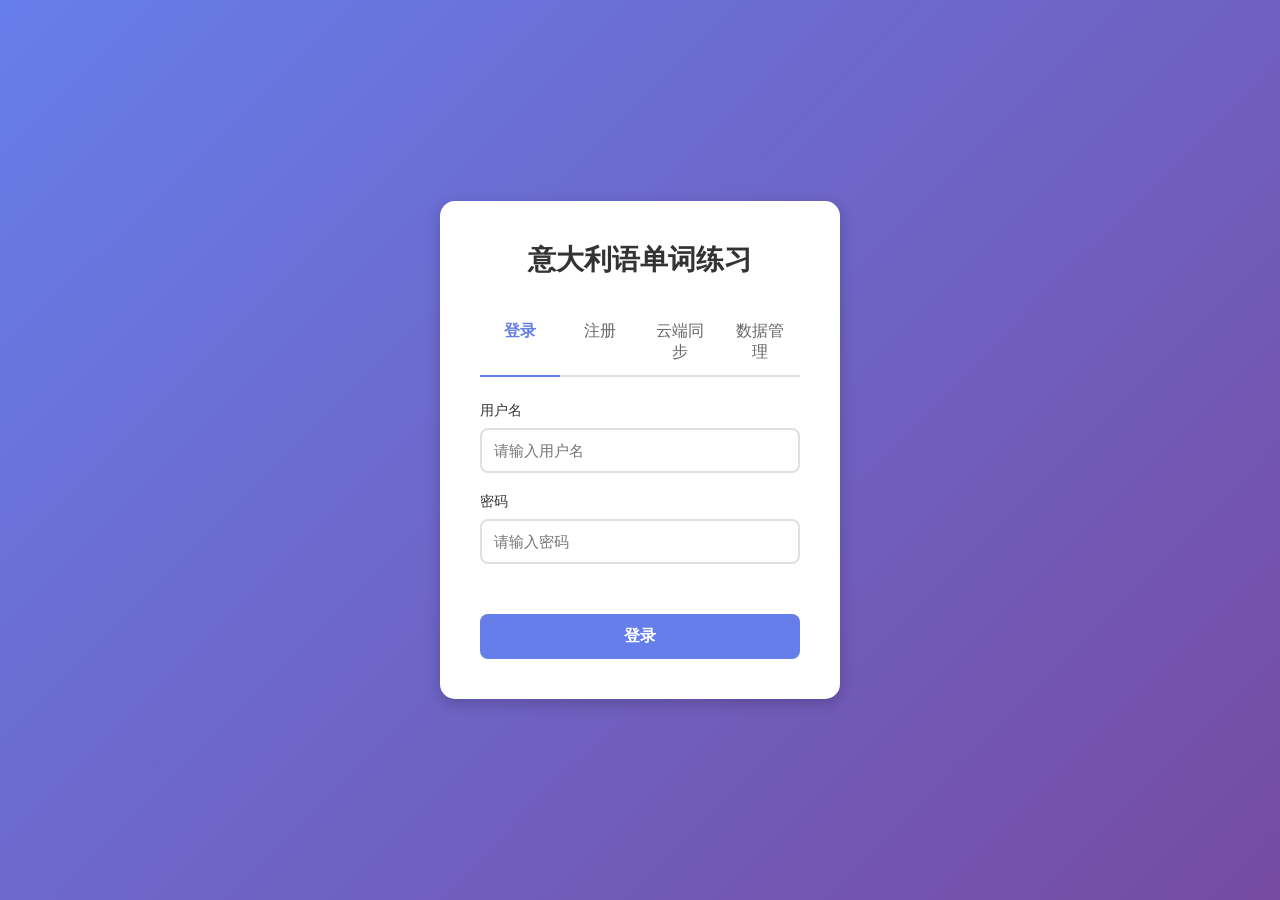
<file: test.html>
<!DOCTYPE html>
<html lang="zh-CN">
<head>
    <meta charset="UTF-8">
    <meta name="viewport" content="width=device-width, initial-scale=1.0">
    <title>单词测试</title>
    <style>
        * {
            margin: 0;
            padding: 0;
            box-sizing: border-box;
        }

        body {
            font-family: 'Microsoft YaHei', Arial, sans-serif;
            background: linear-gradient(135deg, #667eea 0%, #764ba2 100%);
            min-height: 100vh;
            padding: 20px;
        }

        .container {
            max-width: 900px;
            margin: 0 auto;
            background: white;
            border-radius: 15px;
            padding: 20px;
            box-shadow: 0 4px 15px rgba(0, 0, 0, 0.2);
        }

        .stats-bar {
            display: flex;
            justify-content: space-between;
            align-items: center;
            margin-bottom: 15px;
            padding: 15px;
            background: #f5f5f5;
            border-radius: 10px;
        }

        .stats-info {
            display: flex;
            gap: 30px;
        }

        .user-info {
            display: flex;
            align-items: center;
            gap: 12px;
        }

        .username {
            color: #333;
            font-size: 14px;
        }

        .logout-button {
            background: #e74c3c;
            color: white;
            border: none;
            border-radius: 6px;
            padding: 6px 15px;
            font-size: 13px;
            cursor: pointer;
            transition: all 0.3s ease;
        }

        .logout-button:hover {
            background: #c0392b;
        }

        .stat-item {
            text-align: center;
        }

        .stat-label {
            font-size: 14px;
            color: #666;
            margin-bottom: 5px;
        }

        .stat-value {
            font-size: 24px;
            font-weight: bold;
            color: #333;
        }

        .stat-value.correct {
            color: #4caf50;
        }

        .stat-value.wrong {
            color: #f44336;
        }

        .word-display {
            text-align: center;
            margin: 20px 0;
            padding: 20px;
            background: #f9f9f9;
            border-radius: 10px;
        }

        .word-container {
            display: flex;
            align-items: center;
            justify-content: center;
        }

        .current-word {
            font-size: 36px;
            font-weight: bold;
            color: #333;
        }


        .options-container {
            display: grid;
            grid-template-columns: repeat(2, 1fr);
            gap: 12px;
            margin-top: 20px;
        }

        .option-button {
            padding: 15px;
            font-size: 15px;
            border: 2px solid #e0e0e0;
            border-radius: 10px;
            background: white;
            cursor: pointer;
            transition: all 0.3s ease;
            text-align: center;
            line-height: 1.3;
            word-wrap: break-word;
        }

        .option-button:hover {
            border-color: #667eea;
            background: #f0f0ff;
            transform: translateY(-2px);
            box-shadow: 0 4px 8px rgba(0, 0, 0, 0.1);
        }

        .option-button:disabled {
            cursor: not-allowed;
            opacity: 0.6;
        }

        .option-button.correct {
            background: #4caf50;
            color: white;
            border-color: #4caf50;
        }

        .option-button.wrong {
            background: #f44336;
            color: white;
            border-color: #f44336;
        }

        .result-panel {
            margin-top: 20px;
            padding: 20px;
            background: #f9f9f9;
            border-radius: 10px;
            display: none;
            position: relative;
            padding-top: 60px;
        }

        .result-panel.show {
            display: block;
        }

        .result-header {
            text-align: center;
            margin-bottom: 15px;
        }

        .result-icon {
            font-size: 48px;
            margin-bottom: 10px;
        }

        .result-icon.correct {
            color: #4caf50;
        }

        .result-icon.wrong {
            color: #f44336;
        }

        .result-title {
            font-size: 24px;
            font-weight: bold;
            margin-bottom: 15px;
        }

        .result-title.correct {
            color: #4caf50;
        }

        .result-title.wrong {
            color: #f44336;
        }

        .word-details {
            background: white;
            border-radius: 10px;
            padding: 15px;
            margin-bottom: 15px;
        }

        .detail-row {
            display: flex;
            align-items: center;
            gap: 15px;
            margin-bottom: 12px;
            flex-wrap: wrap;
        }

        .detail-row:last-child {
            margin-bottom: 0;
        }

        .detail-item {
            display: flex;
            align-items: center;
            gap: 8px;
        }

        .detail-label {
            font-size: 14px;
            color: #666;
            white-space: nowrap;
        }

        .detail-value {
            font-size: 16px;
            color: #333;
        }

        .detail-item-full {
            width: 100%;
            margin-bottom: 12px;
            padding-bottom: 12px;
            border-bottom: 1px solid #e0e0e0;
        }

        .detail-item-full:last-child {
            border-bottom: none;
            margin-bottom: 0;
            padding-bottom: 0;
        }

        .detail-item-full .detail-label {
            margin-bottom: 5px;
        }

        .detail-item-full .detail-value {
            font-size: 16px;
            line-height: 1.5;
        }

        .result-footer {
            text-align: center;
            margin-top: 15px;
            display: flex;
            flex-wrap: wrap;
            justify-content: center;
            align-items: center;
            gap: 12px;
        }

        .youtube-link {
            display: inline-block;
            padding: 10px 20px;
            background: #ff0000;
            color: white;
            text-decoration: none;
            border-radius: 8px;
            font-size: 15px;
            transition: all 0.3s ease;
        }

        .youtube-link:hover {
            background: #cc0000;
            transform: translateY(-2px);
            box-shadow: 0 4px 8px rgba(0, 0, 0, 0.2);
        }

        .result-buttons {
            position: absolute;
            top: 20px;
            left: 20px;
            right: 20px;
            display: flex;
            justify-content: space-between;
            align-items: center;
        }

        .result-buttons:has(.prev-button[style*="display: none"]) {
            justify-content: flex-end;
        }

        .prev-button {
            background: white;
            border: 2px solid #667eea;
            border-radius: 8px;
            padding: 8px 16px;
            font-size: 14px;
            color: #667eea;
            cursor: pointer;
            transition: all 0.3s ease;
        }

        .prev-button:hover {
            background: #f0f0ff;
            transform: translateY(-2px);
        }

        .next-button-top {
            background: #667eea;
            border: none;
            border-radius: 8px;
            padding: 8px 20px;
            font-size: 14px;
            font-weight: bold;
            color: white;
            cursor: pointer;
            transition: all 0.3s ease;
            box-shadow: 0 2px 8px rgba(0, 0, 0, 0.15);
            margin-left: auto;
        }

        .next-button-top:hover {
            background: #5568d3;
            transform: translateY(-2px);
            box-shadow: 0 4px 12px rgba(0, 0, 0, 0.2);
        }

        .loading {
            text-align: center;
            padding: 40px;
            color: #666;
            font-size: 18px;
        }

        .back-button {
            position: absolute;
            top: 20px;
            left: 20px;
            background: white;
            border: none;
            border-radius: 8px;
            padding: 10px 20px;
            font-size: 16px;
            color: #667eea;
            cursor: pointer;
            transition: all 0.3s ease;
            box-shadow: 0 2px 8px rgba(0, 0, 0, 0.15);
        }

        .back-button:hover {
            background: #f0f0f0;
            transform: translateY(-2px);
        }

    </style>
</head>
<body>
    <button class="back-button" onclick="goBack()">← 返回</button>

    <div class="container">
    <div class="stats-bar">
        <div class="stats-info">
            <div class="stat-item">
                <div class="stat-label">本次单词测试总数</div>
                <div class="stat-value" id="totalCount">0</div>
            </div>
            <div class="stat-item">
                <div class="stat-label">正确</div>
                <div class="stat-value correct" id="correctCount">0</div>
            </div>
            <div class="stat-item">
                <div class="stat-label">错误</div>
                <div class="stat-value wrong" id="wrongCount">0</div>
            </div>
        </div>
        <div class="user-info">
            <span class="username" id="usernameDisplay"></span>
            <button class="logout-button" onclick="handleLogout()">登出</button>
        </div>
    </div>

        <div class="word-display" id="wordDisplay">
            <div class="loading">加载中...</div>
        </div>

        <div class="options-container" id="optionsContainer">
            <!-- 选项按钮将动态生成 -->
        </div>

        <!-- 结果显示面板 -->
        <div class="result-panel" id="resultPanel">
            <div class="result-buttons">
                <button class="prev-button" id="prevButton" onclick="testController.prevWord()" style="display: none;">
                    ← 上一个
                </button>
                <button class="next-button-top" id="nextButton" onclick="testController.nextWord()" style="display: none;">
                    下一个 →
                </button>
            </div>
            
            <div class="result-header">
                <div class="result-icon" id="resultIcon"></div>
                <div class="result-title" id="resultTitle"></div>
            </div>

            <div class="word-details" id="wordDetails">
                <!-- 单词详情将动态生成 -->
            </div>

            <div class="result-footer">
                <a href="#" id="youtubeLink" class="youtube-link" target="_blank" style="display: none;">
                    📺 在YouTube上查看讲解视频
                </a>
            </div>
        </div>
    </div>


    <script src="js/user-manager.js"></script>
    <script src="js/vocabulary-data.js"></script>
    <script src="js/storage-manager.js"></script>
    <script src="js/llm-api.js"></script>
    <script src="js/translation-helper.js?v=2"></script>
    <script src="js/test-controller.js?v=2"></script>
    <script>
        // 检查登录状态
        if (!userManager.isLoggedIn()) {
            window.location.href = 'login.html';
        } else {
            // 显示用户名
            const username = userManager.getCurrentUser();
            document.getElementById('usernameDisplay').textContent = `用户：${username}`;
        }

        // 登出功能
        function handleLogout() {
            if (confirm('确定要登出吗？')) {
                userManager.logout();
                window.location.href = 'login.html';
            }
        }
    </script>
</body>
</html>
</file>
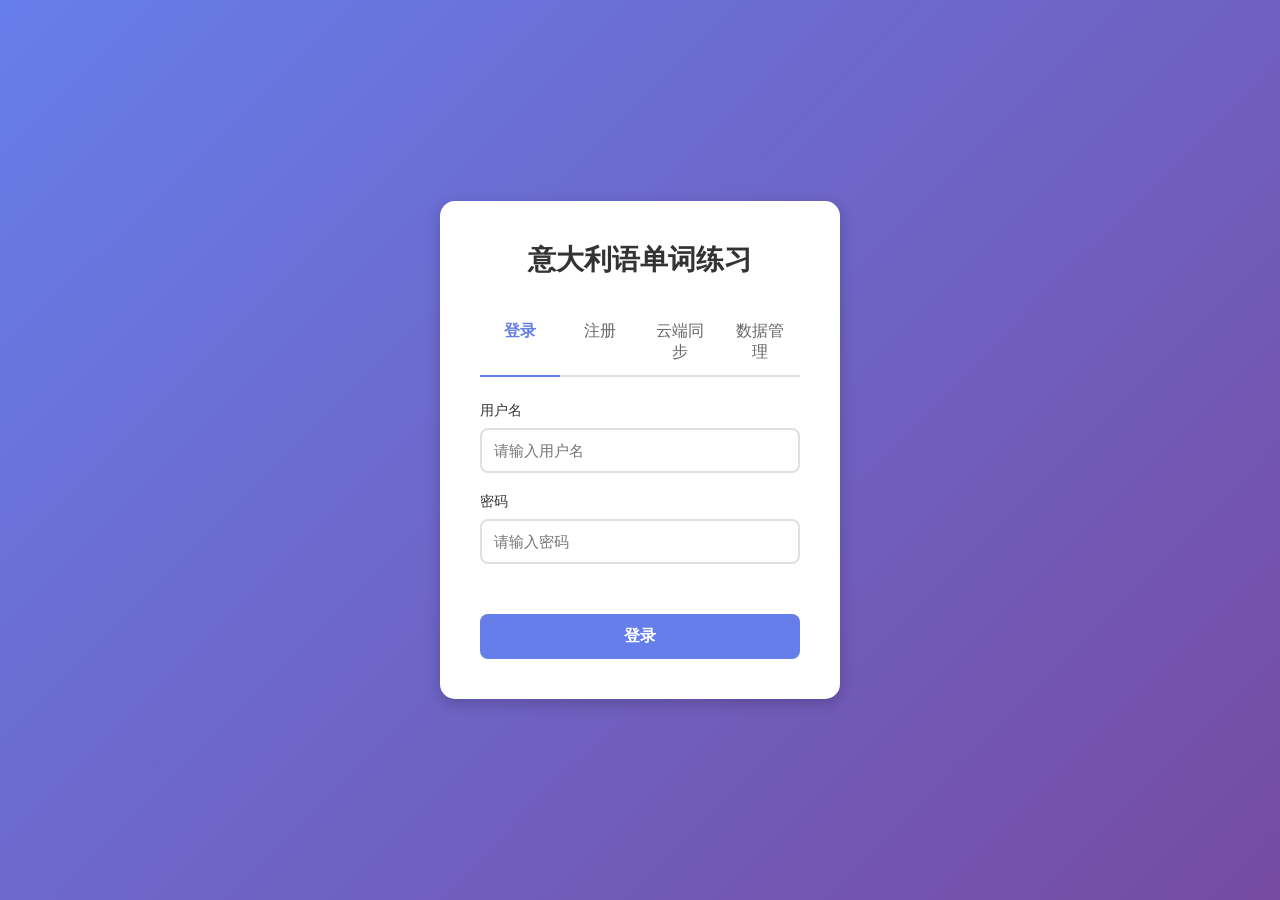
<file: word-detail.html>
<!DOCTYPE html>
<html lang="zh-CN">
<head>
    <meta charset="UTF-8">
    <meta name="viewport" content="width=device-width, initial-scale=1.0">
    <title>单词详情</title>
    <style>
        * {
            margin: 0;
            padding: 0;
            box-sizing: border-box;
        }

        body {
            font-family: 'Microsoft YaHei', Arial, sans-serif;
            background: linear-gradient(135deg, #667eea 0%, #764ba2 100%);
            min-height: 100vh;
            padding: 20px;
        }

        .container {
            max-width: 900px;
            margin: 0 auto;
            background: white;
            border-radius: 15px;
            padding: 30px;
            box-shadow: 0 4px 15px rgba(0, 0, 0, 0.2);
        }

        .header {
            display: flex;
            justify-content: space-between;
            align-items: center;
            gap: 15px;
            margin-bottom: 30px;
        }

        .header-left {
            display: flex;
            align-items: center;
            gap: 15px;
        }

        .back-button {
            background: #667eea;
            color: white;
            border: none;
            border-radius: 8px;
            padding: 10px 20px;
            font-size: 16px;
            cursor: pointer;
            transition: all 0.3s ease;
        }

        .back-button:hover {
            background: #5568d3;
            transform: translateY(-2px);
        }

        .user-info {
            display: flex;
            align-items: center;
            gap: 12px;
        }

        .username {
            color: #333;
            font-size: 14px;
        }

        .logout-button {
            background: #e74c3c;
            color: white;
            border: none;
            border-radius: 8px;
            padding: 8px 18px;
            font-size: 14px;
            cursor: pointer;
            transition: all 0.3s ease;
        }

        .logout-button:hover {
            background: #c0392b;
        }

        .word-section {
            margin-bottom: 25px;
        }

        .word-title {
            font-size: 42px;
            font-weight: bold;
            color: #333;
            margin-bottom: 20px;
            line-height: 1.2;
        }

        .detail-item {
            margin-bottom: 18px;
            padding-bottom: 18px;
            border-bottom: 1px solid #f0f0f0;
        }

        .detail-item:last-child {
            border-bottom: none;
        }

        .detail-label {
            font-size: 14px;
            color: #999;
            margin-bottom: 8px;
            text-transform: uppercase;
            letter-spacing: 0.5px;
        }

        .detail-content {
            font-size: 18px;
            color: #333;
            line-height: 1.6;
        }

        .detail-content strong {
            color: #667eea;
        }

        .example-sentence {
            font-size: 18px;
            color: #333;
            line-height: 1.8;
            font-style: italic;
            padding: 15px;
            background: #f9f9f9;
            border-left: 4px solid #667eea;
            border-radius: 4px;
            margin-top: 8px;
        }

        .youtube-link {
            display: inline-block;
            background: #ff0000;
            color: white;
            padding: 12px 24px;
            border-radius: 8px;
            text-decoration: none;
            font-size: 16px;
            font-weight: bold;
            transition: all 0.3s ease;
            margin-top: 8px;
        }

        .youtube-link:hover {
            background: #cc0000;
            transform: translateY(-2px);
            box-shadow: 0 4px 8px rgba(0, 0, 0, 0.2);
        }

        .youtube-link::before {
            content: "📺 ";
            margin-right: 5px;
        }

        .loading {
            text-align: center;
            padding: 60px;
            color: #666;
            font-size: 18px;
        }

        .error {
            text-align: center;
            padding: 60px;
            color: #e74c3c;
            font-size: 18px;
        }
    </style>
</head>
<body>
    <div class="container">
        <div class="header">
            <div class="header-left">
                <button class="back-button" onclick="goBack()">← 返回</button>
            </div>
            <div class="user-info">
                <span class="username" id="usernameDisplay"></span>
                <button class="logout-button" onclick="handleLogout()">登出</button>
            </div>
        </div>

        <div id="wordContent">
            <div class="loading">加载中...</div>
        </div>
    </div>

    <script src="js/user-manager.js"></script>
    <script src="js/vocabulary-data.js"></script>
    <script src="js/storage-manager.js"></script>
    <script src="js/llm-api.js"></script>
    <script src="js/translation-helper.js?v=2"></script>
    <script src="js/word-detail-controller.js"></script>
    <script>
        // 检查登录状态
        if (!userManager.isLoggedIn()) {
            window.location.href = 'login.html';
        } else {
            // 显示用户名
            const username = userManager.getCurrentUser();
            document.getElementById('usernameDisplay').textContent = `用户：${username}`;
        }

        // 登出功能
        function handleLogout() {
            if (confirm('确定要登出吗？')) {
                userManager.logout();
                window.location.href = 'login.html';
            }
        }
    </script>
</body>
</html>
</file>
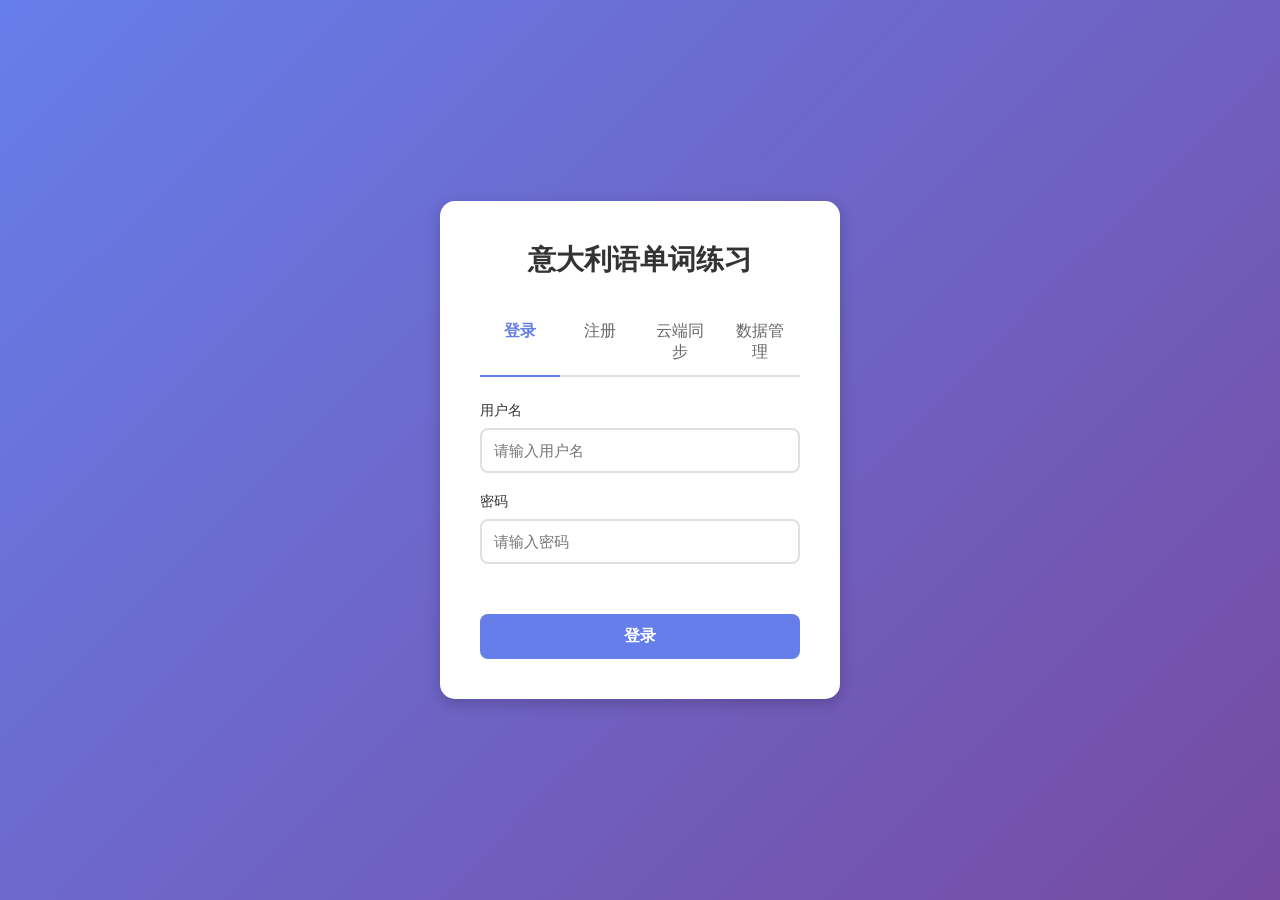
<file: wrong-words.html>
<!DOCTYPE html>
<html lang="zh-CN">
<head>
    <meta charset="UTF-8">
    <meta name="viewport" content="width=device-width, initial-scale=1.0">
    <title>错题本</title>
    <style>
        * {
            margin: 0;
            padding: 0;
            box-sizing: border-box;
        }

        body {
            font-family: 'Microsoft YaHei', Arial, sans-serif;
            background: linear-gradient(135deg, #667eea 0%, #764ba2 100%);
            min-height: 100vh;
            padding: 10px;
            overflow: hidden;
        }

        .container {
            max-width: 1400px;
            margin: 0 auto;
            background: white;
            border-radius: 10px;
            padding: 12px;
            box-shadow: 0 4px 15px rgba(0, 0, 0, 0.2);
            height: calc(100vh - 20px);
            display: flex;
            flex-direction: column;
        }

        .header {
            display: flex;
            justify-content: space-between;
            align-items: center;
            gap: 15px;
            margin-bottom: 10px;
            flex-shrink: 0;
        }

        .header-left {
            display: flex;
            align-items: center;
            gap: 15px;
        }

        .title {
            font-size: 24px;
            font-weight: bold;
            color: #333;
        }

        .back-button {
            background: #667eea;
            color: white;
            border: none;
            border-radius: 6px;
            padding: 8px 18px;
            font-size: 15px;
            cursor: pointer;
            transition: all 0.3s ease;
        }

        .back-button:hover {
            background: #5568d3;
        }

        .user-info {
            display: flex;
            align-items: center;
            gap: 12px;
        }

        .username {
            color: #333;
            font-size: 14px;
        }

        .logout-button {
            background: #e74c3c;
            color: white;
            border: none;
            border-radius: 6px;
            padding: 6px 15px;
            font-size: 13px;
            cursor: pointer;
            transition: all 0.3s ease;
        }

        .logout-button:hover {
            background: #c0392b;
        }

        .controls {
            display: flex;
            gap: 10px;
            margin-bottom: 8px;
            flex-wrap: wrap;
            align-items: center;
            flex-shrink: 0;
        }

        .control-item {
            display: flex;
            align-items: center;
            gap: 6px;
        }

        .control-label {
            font-size: 14px;
            color: #666;
            white-space: nowrap;
        }

        .control-input {
            padding: 6px 10px;
            border: 1px solid #e0e0e0;
            border-radius: 4px;
            font-size: 14px;
            transition: border-color 0.3s ease;
        }

        .control-input:focus {
            outline: none;
            border-color: #667eea;
        }

        .select-box {
            padding: 6px 10px;
            border: 1px solid #e0e0e0;
            border-radius: 4px;
            font-size: 14px;
            cursor: pointer;
            background: white;
            min-width: 110px;
        }

        .select-box:focus {
            outline: none;
            border-color: #667eea;
        }

        .search-box {
            flex: 1;
            min-width: 200px;
        }

        .search-button {
            background: #667eea;
            color: white;
            border: none;
            border-radius: 4px;
            padding: 6px 18px;
            font-size: 14px;
            cursor: pointer;
            transition: all 0.3s ease;
        }

        .search-button:hover {
            background: #5568d3;
        }

        #wordsContainer {
            flex: 1;
            overflow-y: auto;
            min-height: 0;
        }

        .words-table {
            width: 100%;
            border-collapse: collapse;
            font-size: 15px;
        }

        .words-table th {
            background: #f5f5f5;
            padding: 8px 10px;
            text-align: left;
            font-weight: bold;
            color: #333;
            border-bottom: 1px solid #e0e0e0;
            position: sticky;
            top: 0;
            z-index: 10;
            font-size: 15px;
        }

        .words-table td {
            padding: 7px 10px;
            border-bottom: 1px solid #f0f0f0;
            line-height: 1.5;
        }

        .words-table tr:hover {
            background: #f9f9f9;
        }

        .words-table a {
            color: #667eea;
            text-decoration: none;
            font-weight: bold;
            transition: color 0.3s ease;
        }

        .words-table a:hover {
            color: #5568d3;
            text-decoration: underline;
        }

        .remove-button {
            background: #e74c3c;
            color: white;
            border: none;
            border-radius: 4px;
            padding: 5px 12px;
            font-size: 13px;
            cursor: pointer;
            transition: all 0.3s ease;
        }

        .remove-button:hover {
            background: #c0392b;
        }

        .pagination {
            display: flex;
            justify-content: center;
            align-items: center;
            gap: 6px;
            margin-top: 8px;
            flex-shrink: 0;
            padding-top: 8px;
            border-top: 1px solid #e0e0e0;
        }

        .page-button {
            padding: 6px 10px;
            border: 1px solid #e0e0e0;
            background: white;
            border-radius: 4px;
            cursor: pointer;
            transition: all 0.3s ease;
            font-size: 14px;
        }

        .page-button:hover:not(:disabled) {
            background: #667eea;
            color: white;
            border-color: #667eea;
        }

        .page-button:disabled {
            opacity: 0.5;
            cursor: not-allowed;
        }

        .page-button.active {
            background: #667eea;
            color: white;
            border-color: #667eea;
        }

        .page-input {
            width: 55px;
            padding: 5px;
            border: 1px solid #e0e0e0;
            border-radius: 4px;
            text-align: center;
            font-size: 14px;
        }

        .page-input:focus {
            outline: none;
            border-color: #667eea;
        }

        .page-info {
            color: #666;
            font-size: 13px;
        }

        .loading {
            text-align: center;
            padding: 20px;
            color: #666;
            font-size: 14px;
        }

        .no-results {
            text-align: center;
            padding: 20px;
            color: #999;
            font-size: 14px;
        }

        .search-wrapper {
            position: relative;
            flex: 1;
            min-width: 200px;
        }

        .search-input-wrapper {
            position: relative;
            width: 100%;
        }

        .clear-button {
            position: absolute;
            right: 8px;
            top: 50%;
            transform: translateY(-50%);
            background: none;
            border: none;
            color: #999;
            font-size: 18px;
            cursor: pointer;
            padding: 0;
            width: 20px;
            height: 20px;
            display: none;
            align-items: center;
            justify-content: center;
            transition: color 0.3s ease;
        }

        .clear-button:hover {
            color: #667eea;
        }

        .clear-button.visible {
            display: flex;
        }
    </style>
</head>
<body>
    <div class="container">
        <div class="header">
            <div class="header-left">
                <button class="back-button" onclick="goBack()">← 返回</button>
                <div class="title" id="pageTitle">错题本</div>
            </div>
            <div class="user-info">
                <span class="username" id="usernameDisplay"></span>
                <button class="logout-button" onclick="handleLogout()">登出</button>
            </div>
        </div>

        <div class="controls">
            <div class="control-item">
                <label class="control-label">排序：</label>
                <select class="select-box" id="sortSelect">
                    <option value="az">A-Z</option>
                    <option value="za">Z-A</option>
                </select>
            </div>

            <div class="control-item">
                <label class="control-label">词性：</label>
                <select class="select-box" id="posFilterSelect">
                    <option value="all">全部</option>
                </select>
            </div>

            <div class="control-item search-wrapper">
                <div class="search-input-wrapper">
                    <input type="text" class="control-input" id="searchInput" placeholder="搜索单词..." 
                           style="width: 100%; padding-right: 30px;" 
                           onkeypress="if(event.key==='Enter') applyFilters()"
                           oninput="toggleClearButton()">
                    <button class="clear-button" id="clearButton" onclick="clearSearch()" title="清空搜索">×</button>
                </div>
            </div>

            <button class="search-button" onclick="applyFilters()">查询</button>
        </div>

        <div id="wordsContainer">
            <div class="loading">加载中...</div>
        </div>

        <div class="pagination" id="pagination" style="display: none;">
            <!-- 分页器将动态生成 -->
        </div>
    </div>

    <script src="js/user-manager.js"></script>
    <script src="js/vocabulary-data.js"></script>
    <script src="js/storage-manager.js"></script>
    <script src="js/llm-api.js"></script>
    <script src="js/translation-helper.js?v=2"></script>
    <script src="js/wrong-words-controller.js"></script>
    <script>
        // 检查登录状态
        if (!userManager.isLoggedIn()) {
            window.location.href = 'login.html';
        } else {
            // 显示用户名
            const username = userManager.getCurrentUser();
            document.getElementById('usernameDisplay').textContent = `用户：${username}`;
        }

        // 登出功能
        function handleLogout() {
            if (confirm('确定要登出吗？')) {
                userManager.logout();
                window.location.href = 'login.html';
            }
        }
    </script>
    <script>
        // 切换清除按钮显示
        function toggleClearButton() {
            const searchInput = document.getElementById('searchInput');
            const clearButton = document.getElementById('clearButton');
            if (searchInput && clearButton) {
                if (searchInput.value.trim()) {
                    clearButton.classList.add('visible');
                } else {
                    clearButton.classList.remove('visible');
                }
            }
        }

        // 清空搜索
        function clearSearch() {
            const searchInput = document.getElementById('searchInput');
            const clearButton = document.getElementById('clearButton');
            if (searchInput) {
                searchInput.value = '';
                if (clearButton) {
                    clearButton.classList.remove('visible');
                }
                if (typeof wrongWordsController !== 'undefined') {
                    wrongWordsController.applyFilters();
                }
            }
        }
    </script>
</body>
</html>
</file>
